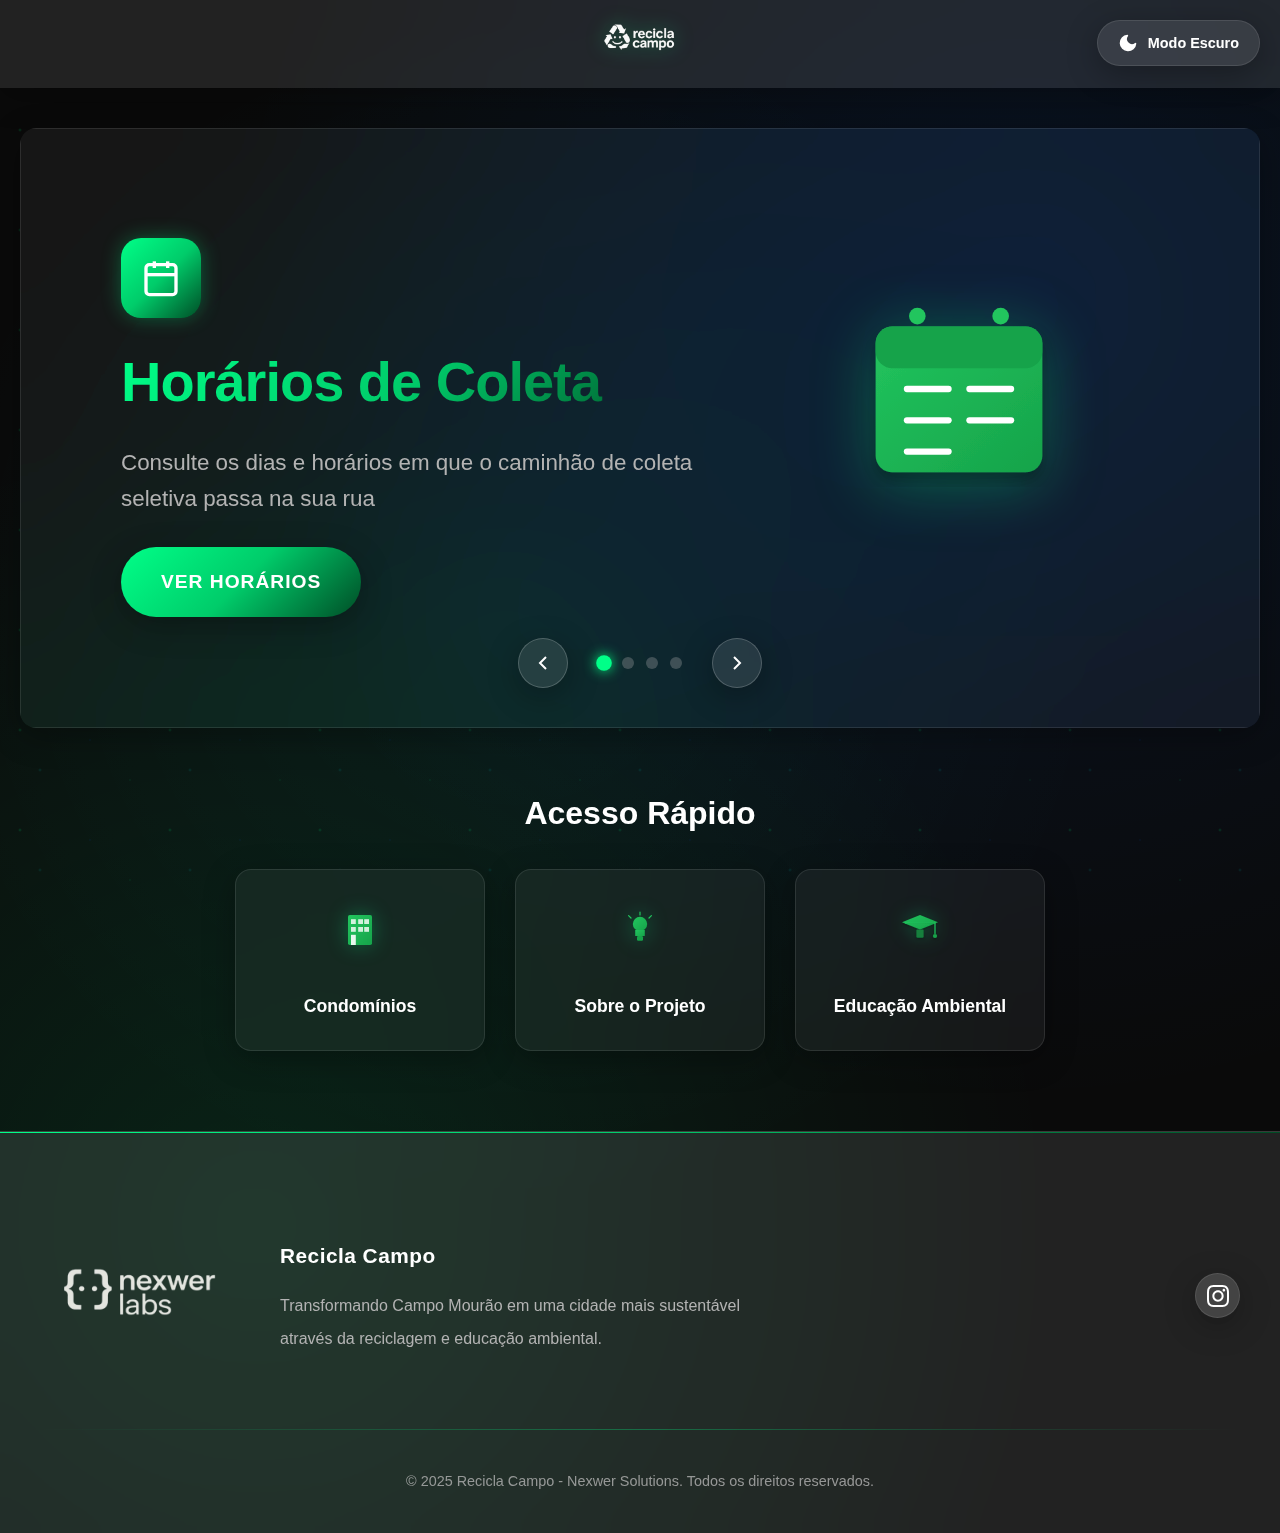
<file: index.html>
<!DOCTYPE html>
<html lang="pt-BR">
<head>
  <meta charset="UTF-8" />
  <meta name="viewport" content="width=device-width, initial-scale=1.0" />
  <title>Recicla Campo</title>
  <link rel="stylesheet" href="style.css" />
  <link rel="shortcut icon" href="img/favicon.png" type="image/x-icon">
</head>
<body>
  <!-- Botão de alternância de tema -->
  <button class="theme-toggle" id="themeToggle" aria-label="Alternar tema">
    <span class="theme-icon" id="themeIcon">
      <svg xmlns="http://www.w3.org/2000/svg" viewBox="0 0 24 24" fill="none" stroke="currentColor" stroke-width="2" stroke-linecap="round" stroke-linejoin="round">
        <path d="M21 12.79A9 9 0 1 1 11.21 3 7 7 0 0 0 21 12.79z"></path>
      </svg>
    </span>
    <span id="themeText">Modo Escuro</span>
  </button>

  <header>
    <a href="index.html" class="home-link">
      <img src="img/reciclaLogo.png" alt="Recicla Campo Logo">
    </a>
  </header>

  <!-- Dashboard com Slides -->
  <section class="dashboard">
    <div class="slider-container">
      <div class="slide active" data-slide="1">
        <div class="slide-content">
          <div class="slide-icon">
            <svg xmlns="http://www.w3.org/2000/svg" viewBox="0 0 24 24" fill="none" stroke="currentColor" stroke-width="2">
              <rect width="18" height="18" x="3" y="4" rx="2" ry="2"/>
              <line x1="16" x2="16" y1="2" y2="6"/>
              <line x1="8" x2="8" y1="2" y2="6"/>
              <line x1="3" x2="21" y1="10" y2="10"/>
            </svg>
          </div>
          <h2>Horários de Coleta</h2>
          <p>Consulte os dias e horários em que o caminhão de coleta seletiva passa na sua rua</p>
          <a href="pages/horarios-coleta.html" class="slide-btn">Ver Horários</a>
        </div>
        <div class="slide-visual">
          <div class="visual-icon">
            <svg xmlns="http://www.w3.org/2000/svg" viewBox="0 0 120 120" width="250" height="250">
              <defs>
                <linearGradient id="calendarGrad" x1="0%" y1="0%" x2="100%" y2="100%">
                  <stop offset="0%" style="stop-color:#22c55e;stop-opacity:1" />
                  <stop offset="100%" style="stop-color:#16a34a;stop-opacity:1" />
                </linearGradient>
                <filter id="shadow">
                  <feDropShadow dx="0" dy="4" stdDeviation="3" flood-opacity="0.3"/>
                </filter>
              </defs>
              <rect x="20" y="30" width="80" height="70" rx="8" fill="url(#calendarGrad)" filter="url(#shadow)"/>
              <rect x="20" y="30" width="80" height="20" rx="8" fill="#16a34a"/>
              <circle cx="40" cy="25" r="4" fill="#22c55e"/>
              <circle cx="80" cy="25" r="4" fill="#22c55e"/>
              <line x1="35" y1="60" x2="55" y2="60" stroke="white" stroke-width="3" stroke-linecap="round"/>
              <line x1="65" y1="60" x2="85" y2="60" stroke="white" stroke-width="3" stroke-linecap="round"/>
              <line x1="35" y1="75" x2="55" y2="75" stroke="white" stroke-width="3" stroke-linecap="round"/>
              <line x1="65" y1="75" x2="85" y2="75" stroke="white" stroke-width="3" stroke-linecap="round"/>
              <line x1="35" y1="90" x2="55" y2="90" stroke="white" stroke-width="3" stroke-linecap="round"/>
            </svg>
          </div>
        </div>
      </div>

      <div class="slide" data-slide="2">
        <div class="slide-content">
          <div class="slide-icon">
            <svg xmlns="http://www.w3.org/2000/svg" viewBox="0 0 24 24" fill="none" stroke="currentColor" stroke-width="2">
              <path d="M21 10c0 7-9 13-9 13s-9-6-9-13a9 9 0 0 1 18 0z"/>
              <circle cx="12" cy="10" r="3"/>
            </svg>
          </div>
          <h2>Pontos de Entrega Voluntária</h2>
          <p>Encontre os locais para descarte gratuito de resíduos especiais e volumosos</p>
          <a href="pages/pev-ponto-entrega.html" class="slide-btn">Encontrar Pontos</a>
        </div>
        <div class="slide-visual">
          <div class="visual-icon">
            <svg xmlns="http://www.w3.org/2000/svg" viewBox="0 0 120 120" width="250" height="250">
              <defs>
                <linearGradient id="pinGrad" x1="0%" y1="0%" x2="100%" y2="100%">
                  <stop offset="0%" style="stop-color:#22c55e;stop-opacity:1" />
                  <stop offset="100%" style="stop-color:#16a34a;stop-opacity:1" />
                </linearGradient>
                <filter id="shadow2">
                  <feDropShadow dx="0" dy="4" stdDeviation="3" flood-opacity="0.3"/>
                </filter>
              </defs>
              <path d="M60 20 C75 20 85 30 85 45 C85 65 60 90 60 90 S35 65 35 45 C35 30 45 20 60 20 Z" fill="url(#pinGrad)" filter="url(#shadow2)"/>
              <circle cx="60" cy="45" r="12" fill="white"/>
              <circle cx="60" cy="45" r="6" fill="#16a34a"/>
            </svg>
          </div>
        </div>
      </div>

      <div class="slide" data-slide="3">
        <div class="slide-content">
          <div class="slide-icon">
            <svg xmlns="http://www.w3.org/2000/svg" viewBox="0 0 24 24" fill="none" stroke="currentColor" stroke-width="2">
              <path d="M7 19H6.5a2.5 2.5 0 0 1 0-5H14"/>
              <path d="M17 5h.5a2.5 2.5 0 0 1 0 5H10"/>
              <path d="M14 5.5a2 2 0 0 0-4 0 2 2 0 0 0 4 0Z"/>
              <path d="M14 18.5a2 2 0 0 0-4 0 2 2 0 0 0 4 0Z"/>
            </svg>
          </div>
          <h2>Guia de Reciclagem</h2>
          <p>Aprenda o que pode e não pode ser reciclado em Campo Mourão</p>
          <a href="pages/guia-reciclagem.html" class="slide-btn">Ver Guia</a>
        </div>
        <div class="slide-visual">
          <div class="visual-icon">
  <svg xmlns="http://www.w3.org/2000/svg" viewBox="0 0 120 120" width="250" height="250">
    <defs>
      <linearGradient id="recycleGrad" x1="0%" y1="0%" x2="100%" y2="100%">
        <stop offset="0%" style="stop-color:#22c55e;stop-opacity:1" />
        <stop offset="100%" style="stop-color:#16a34a;stop-opacity:1" />
      </linearGradient>
      <filter id="shadow3">
        <feDropShadow dx="0" dy="3" stdDeviation="3" flood-opacity="0.25"/>
      </filter>
    </defs>

    <g transform="scale(6.4)" filter="url(#shadow3)" fill="url(#recycleGrad)">
      <path d="M7.375,6.504C6.234,5.85,5.094,5.195,3.954,4.541C4.563,3.352,5.306,2.16,6.52,0.969
        c0.15-0.16,0.347-0.265,0.59-0.314h0.258L7.55,0.663c0.599,0.1,1.179,0.891,1.48,1.338
        C9.267,2.406,9.494,2.816,9.711,3.23L7.375,6.504z M9.322,1.818c0.548,0.941,1.065,1.916,1.512,2.957L9.021,5.818l5.258,0.504
        l2.213-4.805l-1.83,1.053c-0.498-1.012-1.133-1.854-2.096-2.285C10.84,0.293,9.113,0.301,7.385,0.31
        C8.069,0.284,8.706,0.903,9.322,1.818z M13.34,8.673l0.021-0.029v0.072l1.351,2.875
        c0.546,0.02,1.093,0.022,1.64,0.016c0.566-0.047,1.619-0.176,1.946-0.717c0.013-0.019,0.021-0.037,0.032-0.056l0.133-0.239
        c0-0.107-0.015-0.216-0.047-0.318c-0.443-1.641-1.117-2.871-1.855-3.986c-1.129,0.674-2.259,1.346-3.388,2.021L13.34,8.673z
        M16.366,11.95c-1.089,0.019-2.19-0.013-3.317-0.131l-0.021-2.093l-3.014,4.336l3.104,4.285l-0.021-2.11
        c1.125,0.063,2.17-0.08,3.02-0.705c0.839-1.511,1.678-3.021,2.518-4.529C18.318,11.611,17.465,11.861,16.366,11.95z
        M5.364,12.251c-0.236,0.455-0.459,0.916-0.674,1.386c-0.204,0.532-0.541,1.537-0.194,2.065c0.012,0.019,0.024,0.035,0.037,0.053
        l0.164,0.229c0.138,0.098,0.287,0.154,0.444,0.176c1.673,0.311,3.073,0.23,4.397,0.045c-0.121-1.309-0.242-2.619-0.364-3.928
        L5.364,12.251z M4.373,13.501c0.454-0.987,0.954-1.971,1.546-2.938l1.898,0.884l-2.614-4.59L0,7.811L1.914,8.7
        c-0.542,0.992-0.863,1.994-0.664,3.028c1,1.41,2,2.818,3.002,4.226C3.838,15.409,3.979,14.532,4.373,13.501z"/>
    </g>
  </svg>
</div>

 <div class="slide" data-slide="4">
        <div class="slide-content">
          <div class="slide-icon">
            <svg xmlns="http://www.w3.org/2000/svg" viewBox="0 0 24 24" fill="none" stroke="currentColor" stroke-width="2">
              <path d="M21 10c0 7-9 13-9 13s-9-6-9-13a9 9 0 0 1 18 0z"/>
              <circle cx="12" cy="10" r="3"/>
            </svg>
          </div>
          <h2>Receba informações no WhatsApp</h2>
          <p>Com o ReciclaBot você pode ter as informações de coleta no seu bairro na ponta da sua mão! Gostamos de Praticidade.</p>
          <a href="link-do-zap" class="slide-btn">Falar com o ReciclaBot</a>
        </div>
        <div class="slide-visual">
          
        </div>
      </div>


        </div>
      </div>

      <!-- Navegação dos slides -->
      <div class="slider-nav">
        <button class="nav-btn prev" aria-label="Slide anterior">
          <svg xmlns="http://www.w3.org/2000/svg" viewBox="0 0 24 24" fill="none" stroke="currentColor" stroke-width="2">
            <polyline points="15 18 9 12 15 6"/>
          </svg>
        </button>
        <div class="slider-dots">
          <span class="dot active" data-slide="1"></span>
          <span class="dot" data-slide="2"></span>
          <span class="dot" data-slide="3"></span>
          <span class="dot" data-slide="4"></span>
        </div>
        <button class="nav-btn next" aria-label="Próximo slide">
          <svg xmlns="http://www.w3.org/2000/svg" viewBox="0 0 24 24" fill="none" stroke="currentColor" stroke-width="2">
            <polyline points="9 18 15 12 9 6"/>
          </svg>
        </button>
      </div>
    </div>

    <!-- Cards de acesso rápido -->
    <div class="quick-access">
      <h3>Acesso Rápido</h3>
      <div class="quick-cards">
        <a href="pages/condominios.html" class="quick-card">
          <div class="quick-icon">
            <svg xmlns="http://www.w3.org/2000/svg" viewBox="0 0 80 80" width="48" height="48">
              <defs>
                <linearGradient id="buildingGrad" x1="0%" y1="0%" x2="100%" y2="100%">
                  <stop offset="0%" style="stop-color:#22c55e;stop-opacity:1" />
                  <stop offset="100%" style="stop-color:#16a34a;stop-opacity:1" />
                </linearGradient>
              </defs>
              <rect x="20" y="15" width="40" height="50" rx="3" fill="url(#buildingGrad)"/>
              <rect x="25" y="22" width="8" height="8" fill="white" opacity="0.8"/>
              <rect x="37" y="22" width="8" height="8" fill="white" opacity="0.8"/>
              <rect x="47" y="22" width="8" height="8" fill="white" opacity="0.8"/>
              <rect x="25" y="35" width="8" height="8" fill="white" opacity="0.8"/>
              <rect x="37" y="35" width="8" height="8" fill="white" opacity="0.8"/>
              <rect x="47" y="35" width="8" height="8" fill="white" opacity="0.8"/>
              <rect x="25" y="48" width="8" height="17" fill="white" opacity="0.9"/>
            </svg>
          </div>
          <span>Condomínios</span>
        </a>
        <a href="pages/conheca.html" class="quick-card">
          <div class="quick-icon">
            <svg xmlns="http://www.w3.org/2000/svg" viewBox="0 0 80 80" width="48" height="48">
              <defs>
                <linearGradient id="bulbGrad" x1="0%" y1="0%" x2="100%" y2="100%">
                  <stop offset="0%" style="stop-color:#22c55e;stop-opacity:1" />
                  <stop offset="100%" style="stop-color:#16a34a;stop-opacity:1" />
                </linearGradient>
              </defs>
              <circle cx="40" cy="30" r="12" fill="url(#bulbGrad)"/>
              <path d="M32 40 L32 50 L48 50 L48 40" fill="url(#bulbGrad)"/>
              <rect x="35" y="50" width="10" height="8" rx="2" fill="#16a34a"/>
              <line x1="40" y1="15" x2="40" y2="10" stroke="#22c55e" stroke-width="2" stroke-linecap="round"/>
              <line x1="25" y1="20" x2="21" y2="16" stroke="#22c55e" stroke-width="2" stroke-linecap="round"/>
              <line x1="55" y1="20" x2="59" y2="16" stroke="#22c55e" stroke-width="2" stroke-linecap="round"/>
            </svg>
          </div>
          <span>Sobre o Projeto</span>
        </a>
        <a href="pages/escolas.html" class="quick-card">
         <div class="quick-icon">
  <svg xmlns="http://www.w3.org/2000/svg" viewBox="0 0 80 80" width="48" height="48">
    <defs>
      <linearGradient id="capGrad" x1="0%" y1="0%" x2="100%" y2="100%">
        <stop offset="0%" style="stop-color:#22c55e;stop-opacity:1" />
        <stop offset="100%" style="stop-color:#16a34a;stop-opacity:1" />
      </linearGradient>
      <filter id="shadowCap">
        <feDropShadow dx="0" dy="2" stdDeviation="2" flood-opacity="0.25"/>
      </filter>
    </defs>

    <g filter="url(#shadowCap)">
      <!-- Aba superior do chapéu -->
      <polygon points="40,15 10,27 40,39 70,27" fill="url(#capGrad)" />

      <!-- Faixa central -->
      <rect x="15" y="27" width="50" height="3" rx="1.5" fill="url(#capGrad)" />

      <!-- Base do chapéu -->
      <rect x="34" y="39" width="12" height="14" rx="2" fill="#15803d" />

      <!-- Cordão lateral -->
      <line x1="65" y1="28" x2="65" y2="46" stroke="#22c55e" stroke-width="2" stroke-linecap="round" />

      <!-- Pompom -->
      <circle cx="65" cy="50" r="3.5" fill="#16a34a" />
    </g>
  </svg>
</div>

          <span>Educação Ambiental</span>
        </a>
      </div>
    </div>
  </section>

  <footer>
    <div class="footer-content">
      <div class="footer-logo">
        <img src="img/nexwer.png" alt="Nexwer Solutions" />
      </div>

      <div class="footer-info">
        <h3>Recicla Campo</h3>
        <div class="footer-contact">
          <p>Transformando Campo Mourão em uma cidade mais sustentável</p>
          <p>através da reciclagem e educação ambiental.</p>
        </div>
      </div>

      <div class="footer-social">
        <a href="https://instagram.com/nexwer.jr" target="_blank" rel="noopener noreferrer" class="social-link" aria-label="Instagram Nexwer">
          <svg xmlns="http://www.w3.org/2000/svg" viewBox="0 0 24 24" fill="currentColor">
            <path d="M12 2.163c3.204 0 3.584.012 4.85.07 3.252.148 4.771 1.691 4.919 4.919.058 1.265.069 1.645.069 4.849 0 3.205-.012 3.584-.069 4.849-.149 3.225-1.664 4.771-4.919 4.919-1.266.058-1.644.07-4.85.07-3.204 0-3.584-.012-4.849-.07-3.26-.149-4.771-1.699-4.919-4.92-.058-1.265-.07-1.644-.07-4.849 0-3.204.013-3.583.07-4.849.149-3.227 1.664-4.771 4.919-4.919 1.266-.057 1.645-.069 4.849-.069zm0-2.163c-3.259 0-3.667.014-4.947.072-4.358.2-6.78 2.618-6.98 6.98-.059 1.281-.073 1.689-.073 4.948 0 3.259.014 3.668.072 4.948.2 4.358 2.618 6.78 6.98 6.98 1.281.058 1.689.072 4.948.072 3.259 0 3.668-.014 4.948-.072 4.354-.2 6.782-2.618 6.979-6.98.059-1.28.073-1.689.073-4.948 0-3.259-.014-3.667-.072-4.947-.196-4.354-2.617-6.78-6.979-6.98-1.281-.059-1.69-.073-4.949-.073zm0 5.838c-3.403 0-6.162 2.759-6.162 6.162s2.759 6.163 6.162 6.163 6.162-2.759 6.162-6.163c0-3.403-2.759-6.162-6.162-6.162zm0 10.162c-2.209 0-4-1.79-4-4 0-2.209 1.791-4 4-4s4 1.791 4 4c0 2.21-1.791 4-4 4zm6.406-11.845c-.796 0-1.441.645-1.441 1.44s.645 1.44 1.441 1.44c.795 0 1.439-.645 1.439-1.44s-.644-1.44-1.439-1.44z"/>
          </svg>
        </a>
      </div>
    </div>

    <div class="footer-divider"></div>

    <div class="footer-bottom">
      <p>&copy; 2025 Recicla Campo - Nexwer Solutions. Todos os direitos reservados.</p>
    </div>
  </footer>

  <script>
    // Script para alternar tema
    const themeToggle = document.getElementById('themeToggle');
    const themeIcon = document.getElementById('themeIcon');
    const themeText = document.getElementById('themeText');
    const body = document.body;

    const sunIcon = `<svg xmlns="http://www.w3.org/2000/svg" viewBox="0 0 24 24" fill="none" stroke="currentColor" stroke-width="2" stroke-linecap="round" stroke-linejoin="round">
      <circle cx="12" cy="12" r="5"></circle>
      <line x1="12" y1="1" x2="12" y2="3"></line>
      <line x1="12" y1="21" x2="12" y2="23"></line>
      <line x1="4.22" y1="4.22" x2="5.64" y2="5.64"></line>
      <line x1="18.36" y1="18.36" x2="19.78" y2="19.78"></line>
      <line x1="1" y1="12" x2="3" y2="12"></line>
      <line x1="21" y1="12" x2="23" y2="12"></line>
      <line x1="4.22" y1="19.78" x2="5.64" y2="18.36"></line>
      <line x1="18.36" y1="5.64" x2="19.78" y2="4.22"></line>
    </svg>`;

    const moonIcon = `<svg xmlns="http://www.w3.org/2000/svg" viewBox="0 0 24 24" fill="none" stroke="currentColor" stroke-width="2" stroke-linecap="round" stroke-linejoin="round">
      <path d="M21 12.79A9 9 0 1 1 11.21 3 7 7 0 0 0 21 12.79z"></path>
    </svg>`;

    const savedTheme = localStorage.getItem('theme');
    if (savedTheme === 'light') {
      body.classList.add('light-mode');
      themeIcon.innerHTML = sunIcon;
      themeText.textContent = 'Modo Claro';
    }

    themeToggle.addEventListener('click', () => {
      body.classList.toggle('light-mode');
      
      if (body.classList.contains('light-mode')) {
        themeIcon.innerHTML = sunIcon;
        themeText.textContent = 'Modo Claro';
        localStorage.setItem('theme', 'light');
      } else {
        themeIcon.innerHTML = moonIcon;
        themeText.textContent = 'Modo Escuro';
        localStorage.setItem('theme', 'dark');
      }
    });

    // Script do Slider
    const slides = document.querySelectorAll('.slide');
    const dots = document.querySelectorAll('.dot');
    const prevBtn = document.querySelector('.nav-btn.prev');
    const nextBtn = document.querySelector('.nav-btn.next');
    let currentSlide = 0;
    let autoplayInterval;

    function showSlide(index) {
      slides.forEach(slide => slide.classList.remove('active'));
      dots.forEach(dot => dot.classList.remove('active'));
      
      slides[index].classList.add('active');
      dots[index].classList.add('active');
    }

    function nextSlide() {
      currentSlide = (currentSlide + 1) % slides.length;
      showSlide(currentSlide);
    }

    function prevSlide() {
      currentSlide = (currentSlide - 1 + slides.length) % slides.length;
      showSlide(currentSlide);
    }

    function startAutoplay() {
      autoplayInterval = setInterval(nextSlide, 7000);
    }

    function stopAutoplay() {
      clearInterval(autoplayInterval);
    }

    // Event listeners
    nextBtn.addEventListener('click', () => {
      stopAutoplay();
      nextSlide();
      startAutoplay();
    });

    prevBtn.addEventListener('click', () => {
      stopAutoplay();
      prevSlide();
      startAutoplay();
    });

    dots.forEach((dot, index) => {
      dot.addEventListener('click', () => {
        stopAutoplay();
        currentSlide = index;
        showSlide(currentSlide);
        startAutoplay();
      });
    });

    // Pausar autoplay ao passar o mouse
    document.querySelector('.slider-container').addEventListener('mouseenter', stopAutoplay);
    document.querySelector('.slider-container').addEventListener('mouseleave', startAutoplay);

    // Iniciar autoplay
    startAutoplay();
  </script>
</body>
</html>
</file>
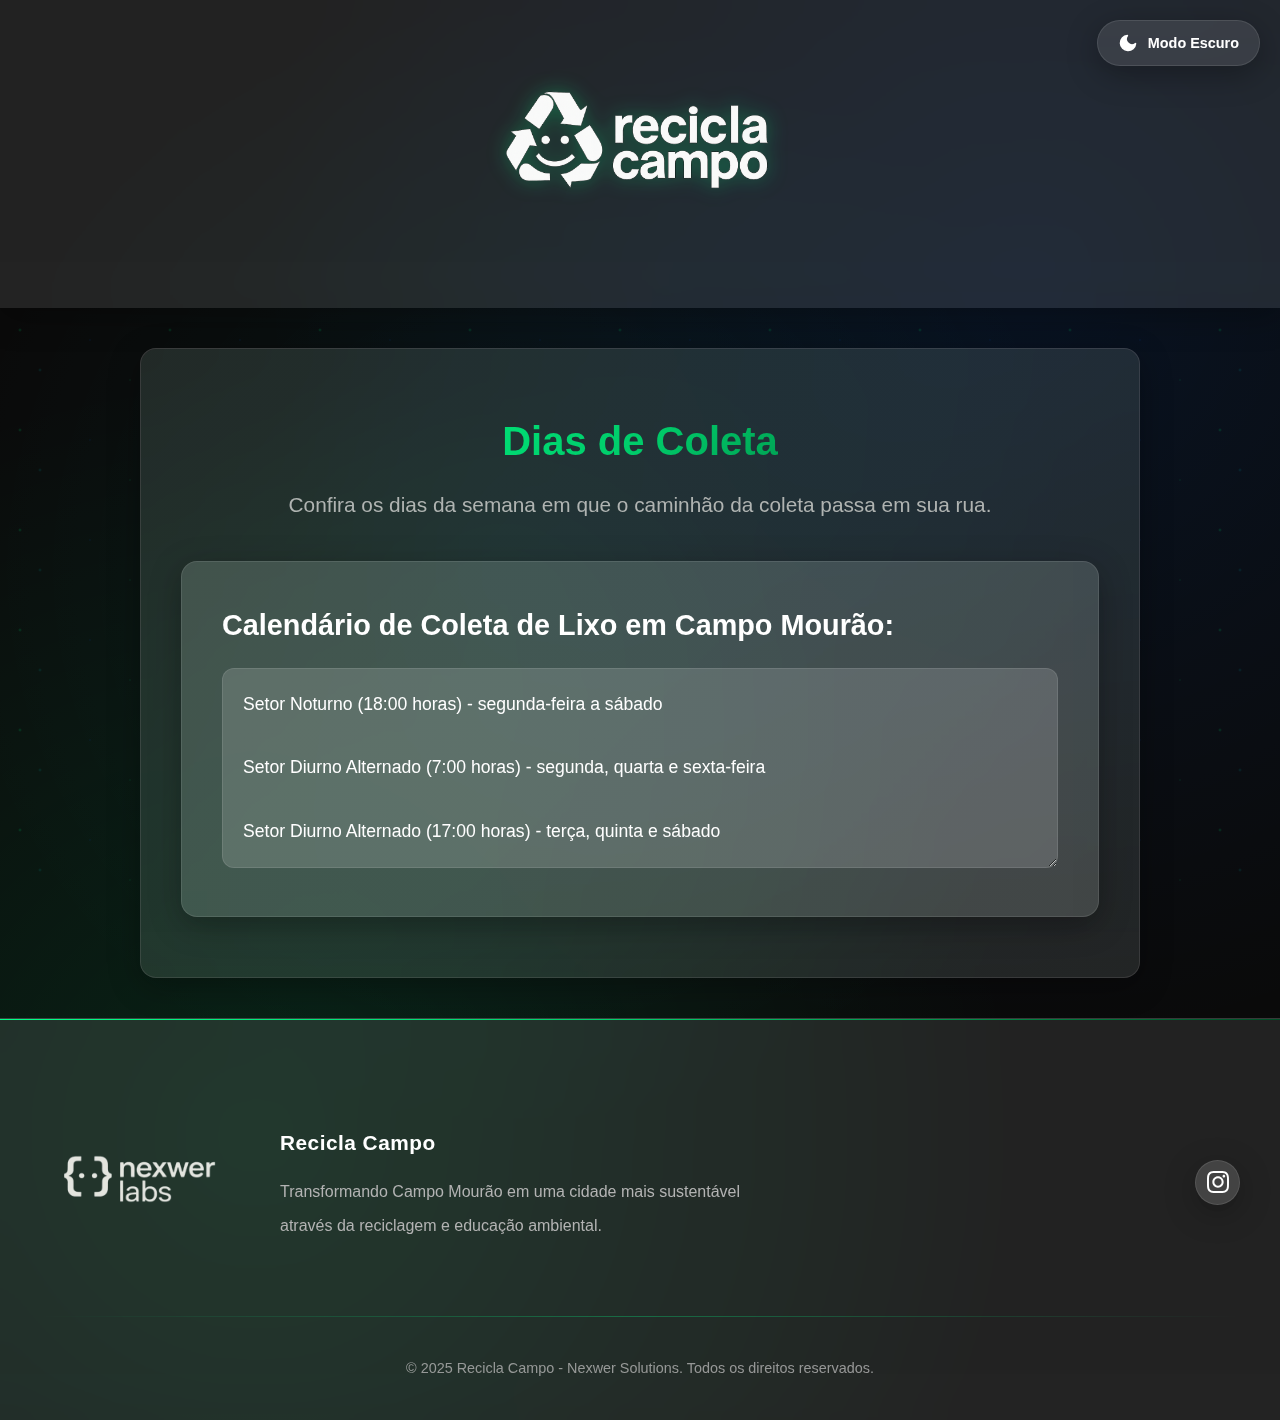
<file: pages/coleta.html>
<!DOCTYPE html>
<html lang="pt-BR">
<head>
  <meta charset="UTF-8" />
  <meta name="viewport" content="width=device-width, initial-scale=1.0" />
  <title>Coleta - Recicla Campo</title>
  <link rel="stylesheet" href="/style.css" />
  <link rel="shortcut icon" href="/img/favicon.png" type="image/x-icon">
</head>
<body>
  <!-- Botão de alternância de tema -->
  <button class="theme-toggle" id="themeToggle" aria-label="Alternar tema">
    <span class="theme-icon" id="themeIcon">
      <svg xmlns="http://www.w3.org/2000/svg" viewBox="0 0 24 24" fill="none" stroke="currentColor" stroke-width="2" stroke-linecap="round" stroke-linejoin="round">
        <path d="M21 12.79A9 9 0 1 1 11.21 3 7 7 0 0 0 21 12.79z"></path>
      </svg>
    </span>
    <span id="themeText">Modo Escuro</span>
  </button>

  <header>
    <a href="/index.html" class="home-link">
      <img src="/img/reciclaLogo.png" style="width: 300px; height: auto;" alt="Recicla Campo Logo">
    </a>
  </header>

  <main class="content">
    <div id="text">
      <h2>Dias de Coleta</h2>
      <p>Confira os dias da semana em que o caminhão da coleta passa em sua rua.</p>
   </div>
    <div class="dias-coleta">
      <h3>Calendário de Coleta de Lixo em Campo Mourão:</h3>
      <textarea readonly>
Setor Noturno (18:00 horas) - segunda-feira a sábado

Setor Diurno Alternado (7:00 horas) - segunda, quarta e sexta-feira

Setor Diurno Alternado (17:00 horas) - terça, quinta e sábado
      </textarea>
    </div>
  </main>

  <footer>
    <div class="footer-content">
      <div class="footer-logo">
        <img src="/img/nexwer.png" alt="Nexwer Solutions" />
      </div>

      <div class="footer-info">
        <h3>Recicla Campo</h3>
        <div class="footer-contact">
          <p>Transformando Campo Mourão em uma cidade mais sustentável</p>
          <p>através da reciclagem e educação ambiental.</p>
        </div>
      </div>

      <div class="footer-social">
        <a href="https://instagram.com/nexwer.jr" target="_blank" rel="noopener noreferrer" class="social-link" aria-label="Instagram Nexwer">
          <svg xmlns="http://www.w3.org/2000/svg" viewBox="0 0 24 24" fill="currentColor">
            <path d="M12 2.163c3.204 0 3.584.012 4.85.07 3.252.148 4.771 1.691 4.919 4.919.058 1.265.069 1.645.069 4.849 0 3.205-.012 3.584-.069 4.849-.149 3.225-1.664 4.771-4.919 4.919-1.266.058-1.644.07-4.85.07-3.204 0-3.584-.012-4.849-.07-3.26-.149-4.771-1.699-4.919-4.92-.058-1.265-.07-1.644-.07-4.849 0-3.204.013-3.583.07-4.849.149-3.227 1.664-4.771 4.919-4.919 1.266-.057 1.645-.069 4.849-.069zm0-2.163c-3.259 0-3.667.014-4.947.072-4.358.2-6.78 2.618-6.98 6.98-.059 1.281-.073 1.689-.073 4.948 0 3.259.014 3.668.072 4.948.2 4.358 2.618 6.78 6.98 6.98 1.281.058 1.689.072 4.948.072 3.259 0 3.668-.014 4.948-.072 4.354-.2 6.782-2.618 6.979-6.98.059-1.28.073-1.689.073-4.948 0-3.259-.014-3.667-.072-4.947-.196-4.354-2.617-6.78-6.979-6.98-1.281-.059-1.69-.073-4.949-.073zm0 5.838c-3.403 0-6.162 2.759-6.162 6.162s2.759 6.163 6.162 6.163 6.162-2.759 6.162-6.163c0-3.403-2.759-6.162-6.162-6.162zm0 10.162c-2.209 0-4-1.79-4-4 0-2.209 1.791-4 4-4s4 1.791 4 4c0 2.21-1.791 4-4 4zm6.406-11.845c-.796 0-1.441.645-1.441 1.44s.645 1.44 1.441 1.44c.795 0 1.439-.645 1.439-1.44s-.644-1.44-1.439-1.44z"/>
          </svg>
        </a>
      </div>
    </div>

    <div class="footer-divider"></div>

    <div class="footer-bottom">
      <p>&copy; 2025 Recicla Campo - Nexwer Solutions. Todos os direitos reservados.</p>
    </div>
  </footer>

  <script>
    // Script para alternar tema
    const themeToggle = document.getElementById('themeToggle');
    const themeIcon = document.getElementById('themeIcon');
    const themeText = document.getElementById('themeText');
    const body = document.body;

    const sunIcon = `<svg xmlns="http://www.w3.org/2000/svg" viewBox="0 0 24 24" fill="none" stroke="currentColor" stroke-width="2" stroke-linecap="round" stroke-linejoin="round">
      <circle cx="12" cy="12" r="5"></circle>
      <line x1="12" y1="1" x2="12" y2="3"></line>
      <line x1="12" y1="21" x2="12" y2="23"></line>
      <line x1="4.22" y1="4.22" x2="5.64" y2="5.64"></line>
      <line x1="18.36" y1="18.36" x2="19.78" y2="19.78"></line>
      <line x1="1" y1="12" x2="3" y2="12"></line>
      <line x1="21" y1="12" x2="23" y2="12"></line>
      <line x1="4.22" y1="19.78" x2="5.64" y2="18.36"></line>
      <line x1="18.36" y1="5.64" x2="19.78" y2="4.22"></line>
    </svg>`;

    const moonIcon = `<svg xmlns="http://www.w3.org/2000/svg" viewBox="0 0 24 24" fill="none" stroke="currentColor" stroke-width="2" stroke-linecap="round" stroke-linejoin="round">
      <path d="M21 12.79A9 9 0 1 1 11.21 3 7 7 0 0 0 21 12.79z"></path>
    </svg>`;

    const savedTheme = localStorage.getItem('theme');
    if (savedTheme === 'light') {
      body.classList.add('light-mode');
      themeIcon.innerHTML = sunIcon;
      themeText.textContent = 'Modo Claro';
    }

    themeToggle.addEventListener('click', () => {
      body.classList.toggle('light-mode');
      
      if (body.classList.contains('light-mode')) {
        themeIcon.innerHTML = sunIcon;
        themeText.textContent = 'Modo Claro';
        localStorage.setItem('theme', 'light');
      } else {
        themeIcon.innerHTML = moonIcon;
        themeText.textContent = 'Modo Escuro';
        localStorage.setItem('theme', 'dark');
      }
    });
  </script>
</body>
</html>
</file>
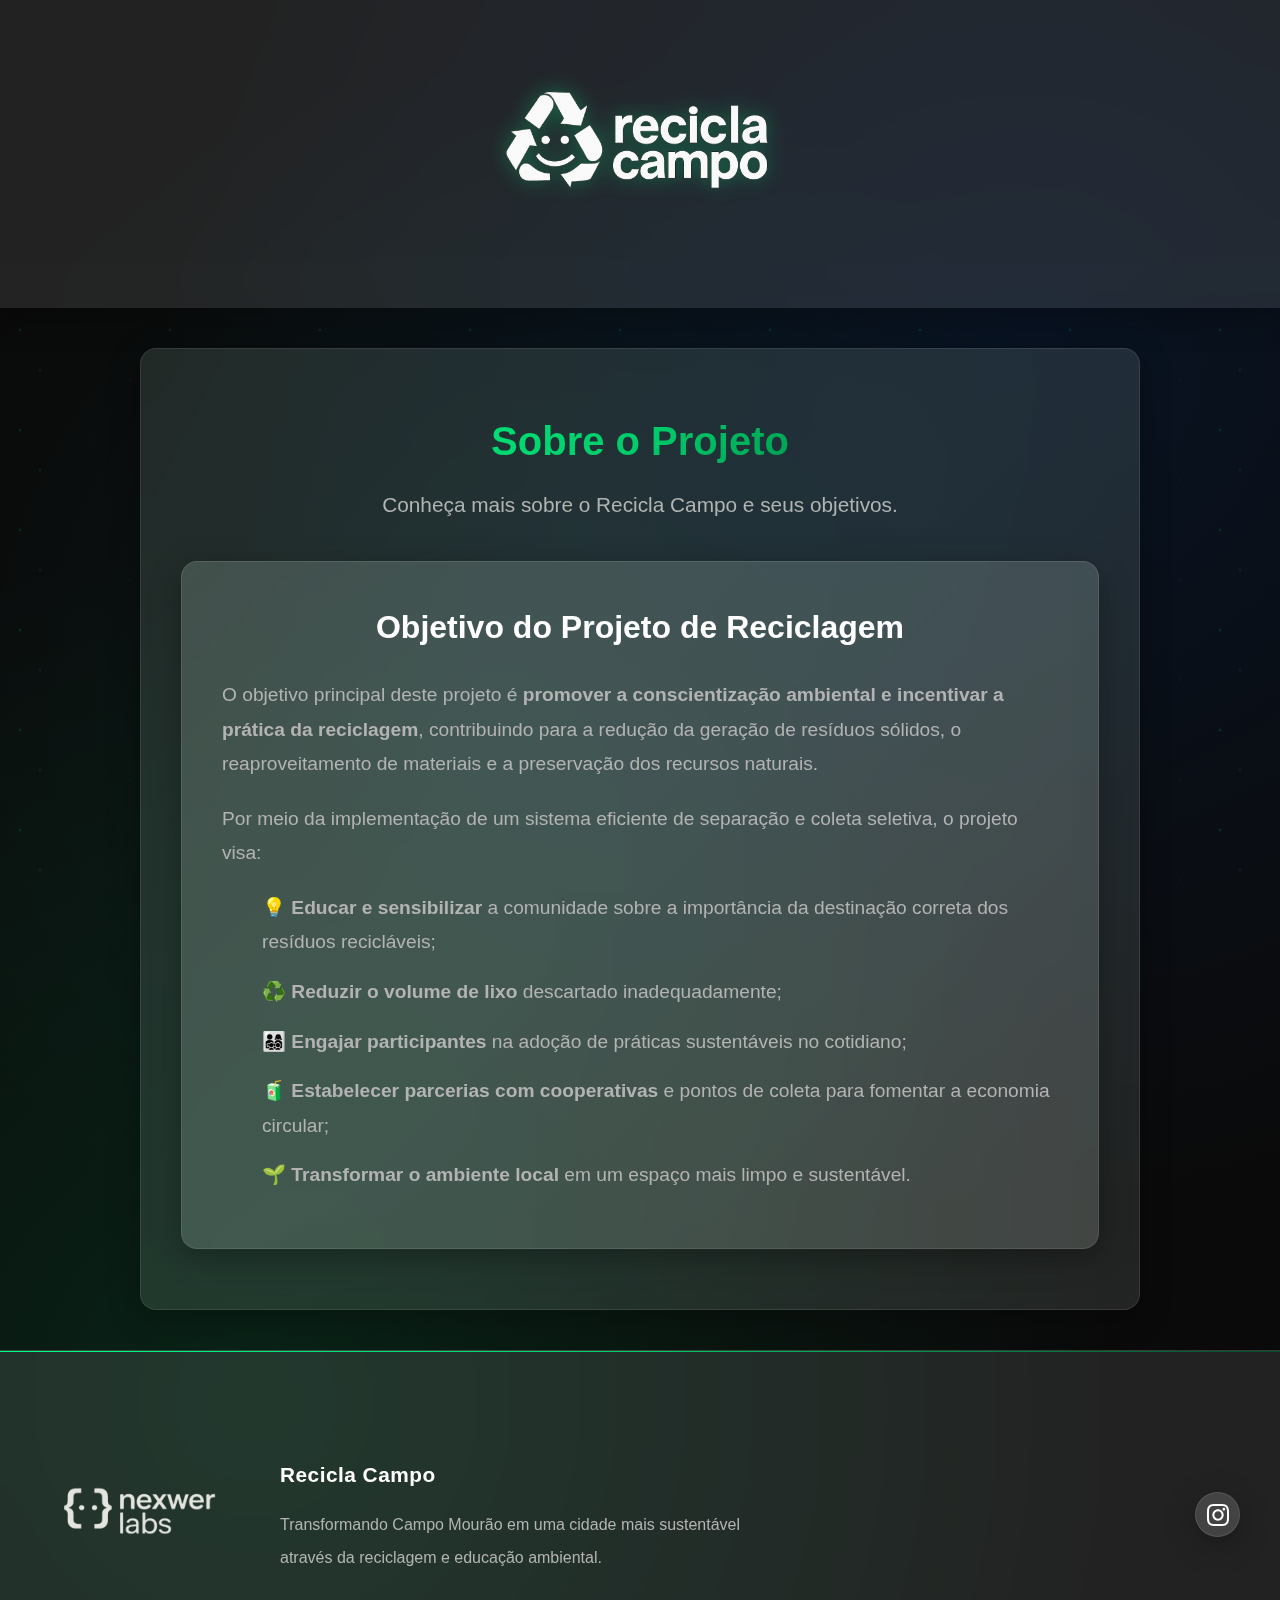
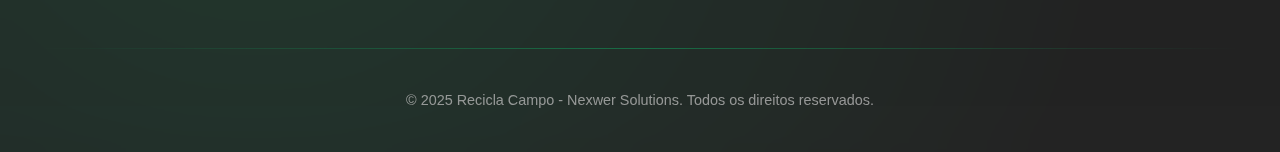
<file: pages/conheca.html>
<!DOCTYPE html>
<html lang="pt-BR">
<head>
  <meta charset="UTF-8" />
  <meta name="viewport" content="width=device-width, initial-scale=1.0" />
  <title>Conheca - Recicla Campo</title>
  <link rel="stylesheet" href="../style.css" />
  <link rel="shortcut icon" href="../img/favicon.png" type="image/x-icon">
</head>
<body>
  <header>
  <a href="../index.html" class="home-link"><img src="../img/reciclaLogo.png" style="width: 300px; height: auto;" alt="Recicla Campo Logo"></a>
  </header>

  <main class="content">
    
    <div id="text">
    <h2>Sobre o Projeto</h2>
    <p>Conheça mais sobre o Recicla Campo e seus objetivos.</p>
   </div>

    <div class="objetivo-box">
      <h3>Objetivo do Projeto de Reciclagem</h3>
      <p>O objetivo principal deste projeto é <strong>promover a conscientização ambiental e incentivar a prática da reciclagem</strong>, contribuindo para a redução da geração de resíduos sólidos, o reaproveitamento de materiais e a preservação dos recursos naturais.</p>
      <p>Por meio da implementação de um sistema eficiente de separação e coleta seletiva, o projeto visa:</p>
      <ul>
        <li>💡 <strong>Educar e sensibilizar</strong> a comunidade sobre a importância da destinação correta dos resíduos recicláveis;</li>
        <li>♻️ <strong>Reduzir o volume de lixo</strong> descartado inadequadamente;</li>
        <li>👨‍👩‍👧‍👦 <strong>Engajar participantes</strong> na adoção de práticas sustentáveis no cotidiano;</li>
        <li>🧃 <strong>Estabelecer parcerias com cooperativas</strong> e pontos de coleta para fomentar a economia circular;</li>
        <li>🌱 <strong>Transformar o ambiente local</strong> em um espaço mais limpo e sustentável.</li>
      </ul>
    </div>
  </main>

  <footer>
    <div class="footer-content">
      <div class="footer-logo">
  <img src="../img/nexwer.png" alt="Nexwer Solutions" />
      </div>

      <div class="footer-info">
        <h3>Recicla Campo</h3>
        <div class="footer-contact">
          <p>Transformando Campo Mourão em uma cidade mais sustentável</p>
          <p>através da reciclagem e educação ambiental.</p>
        </div>
      </div>

      <div class="footer-social">
        <a href="https://instagram.com/nexwer.jr" target="_blank" rel="noopener noreferrer" class="social-link" aria-label="Instagram Nexwer">
          <svg xmlns="http://www.w3.org/2000/svg" viewBox="0 0 24 24" fill="currentColor">
            <path d="M12 2.163c3.204 0 3.584.012 4.85.07 3.252.148 4.771 1.691 4.919 4.919.058 1.265.069 1.645.069 4.849 0 3.205-.012 3.584-.069 4.849-.149 3.225-1.664 4.771-4.919 4.919-1.266.058-1.644.07-4.85.07-3.204 0-3.584-.012-4.849-.07-3.26-.149-4.771-1.699-4.919-4.92-.058-1.265-.07-1.644-.07-4.849 0-3.204.013-3.583.07-4.849.149-3.227 1.664-4.771 4.919-4.919 1.266-.057 1.645-.069 4.849-.069zm0-2.163c-3.259 0-3.667.014-4.947.072-4.358.2-6.78 2.618-6.98 6.98-.059 1.281-.073 1.689-.073 4.948 0 3.259.014 3.668.072 4.948.2 4.358 2.618 6.78 6.98 6.98 1.281.058 1.689.072 4.948.072 3.259 0 3.668-.014 4.948-.072 4.354-.2 6.782-2.618 6.979-6.98.059-1.28.073-1.689.073-4.948 0-3.259-.014-3.667-.072-4.947-.196-4.354-2.617-6.78-6.979-6.98-1.281-.059-1.69-.073-4.949-.073zm0 5.838c-3.403 0-6.162 2.759-6.162 6.162s2.759 6.163 6.162 6.163 6.162-2.759 6.162-6.163c0-3.403-2.759-6.162-6.162-6.162zm0 10.162c-2.209 0-4-1.79-4-4 0-2.209 1.791-4 4-4s4 1.791 4 4c0 2.21-1.791 4-4 4zm6.406-11.845c-.796 0-1.441.645-1.441 1.44s.645 1.44 1.441 1.44c.795 0 1.439-.645 1.439-1.44s-.644-1.44-1.439-1.44z"/>
          </svg>
        </a>
      </div>
    </div>

    <div class="footer-divider"></div>

    <div class="footer-bottom">
      <p>&copy; 2025 Recicla Campo - Nexwer Solutions. Todos os direitos reservados.</p>
    </div>
  </footer>
</body>
</html>
</file>
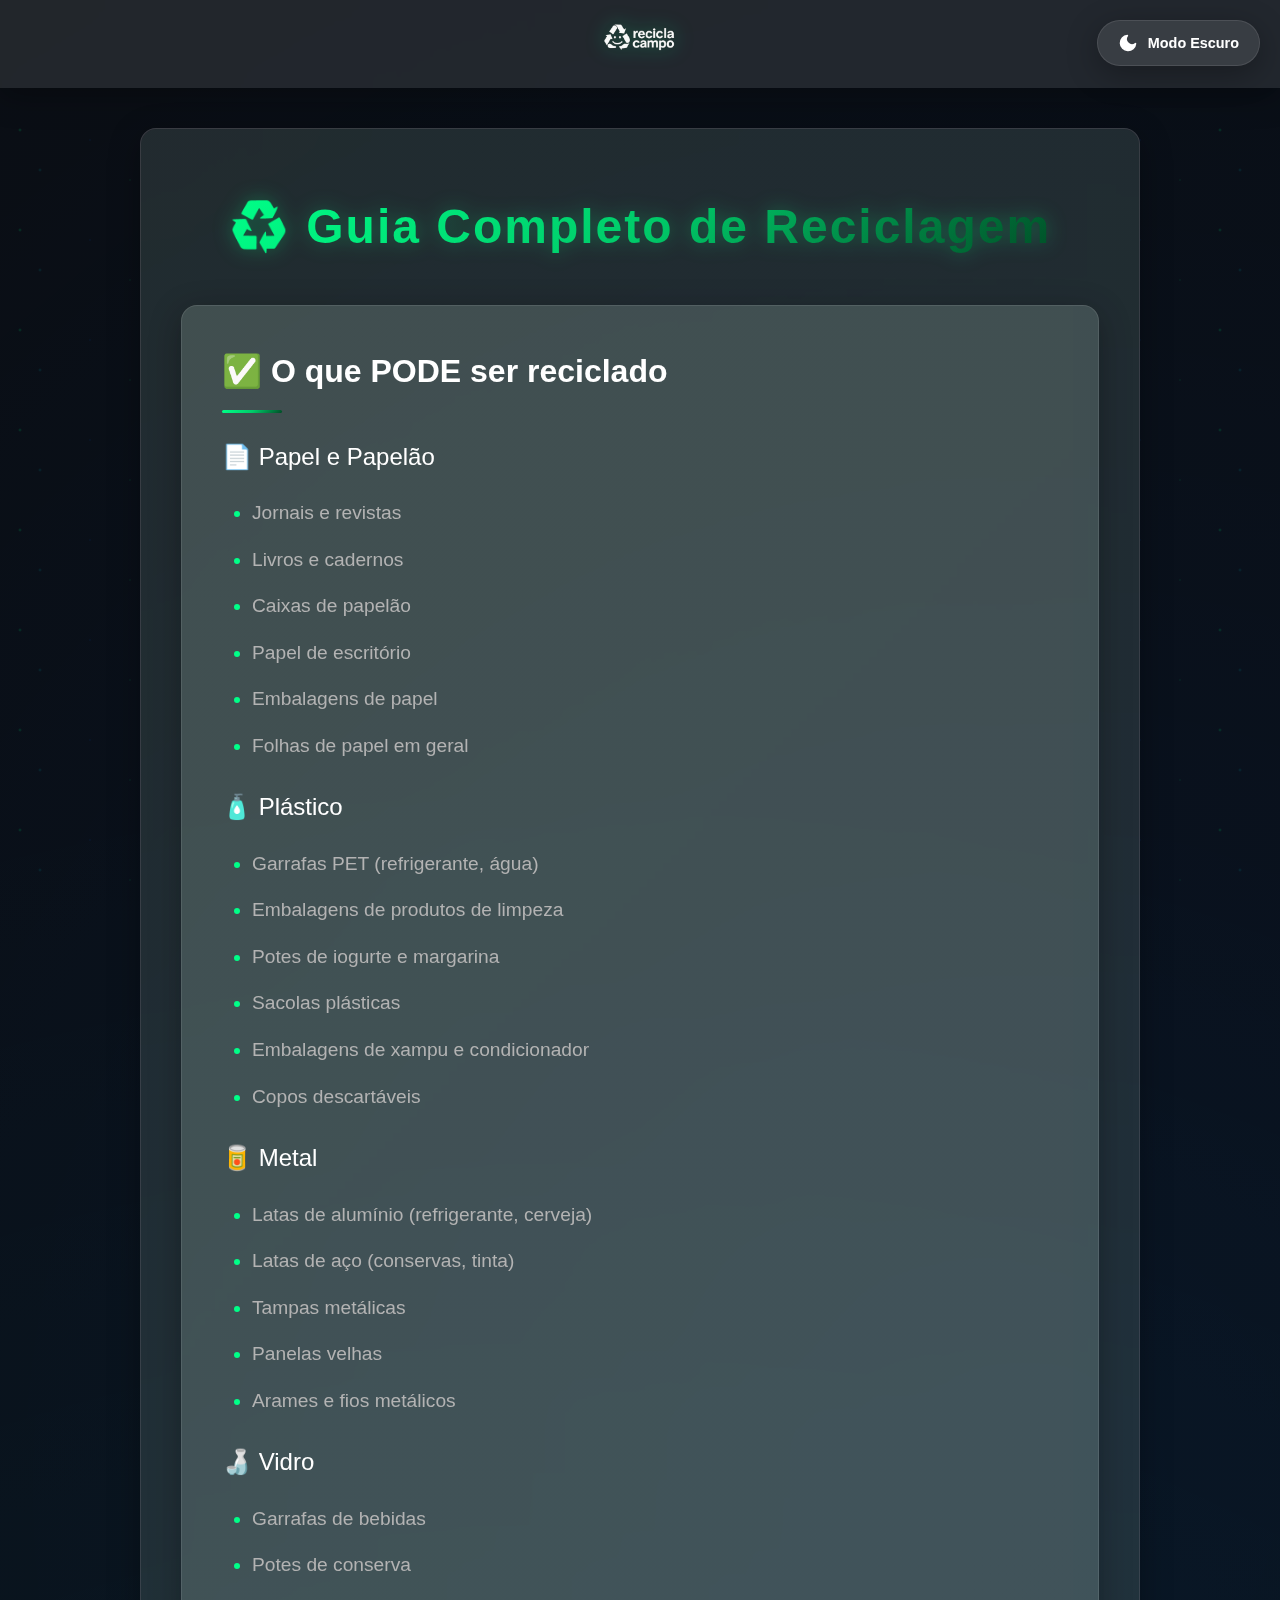
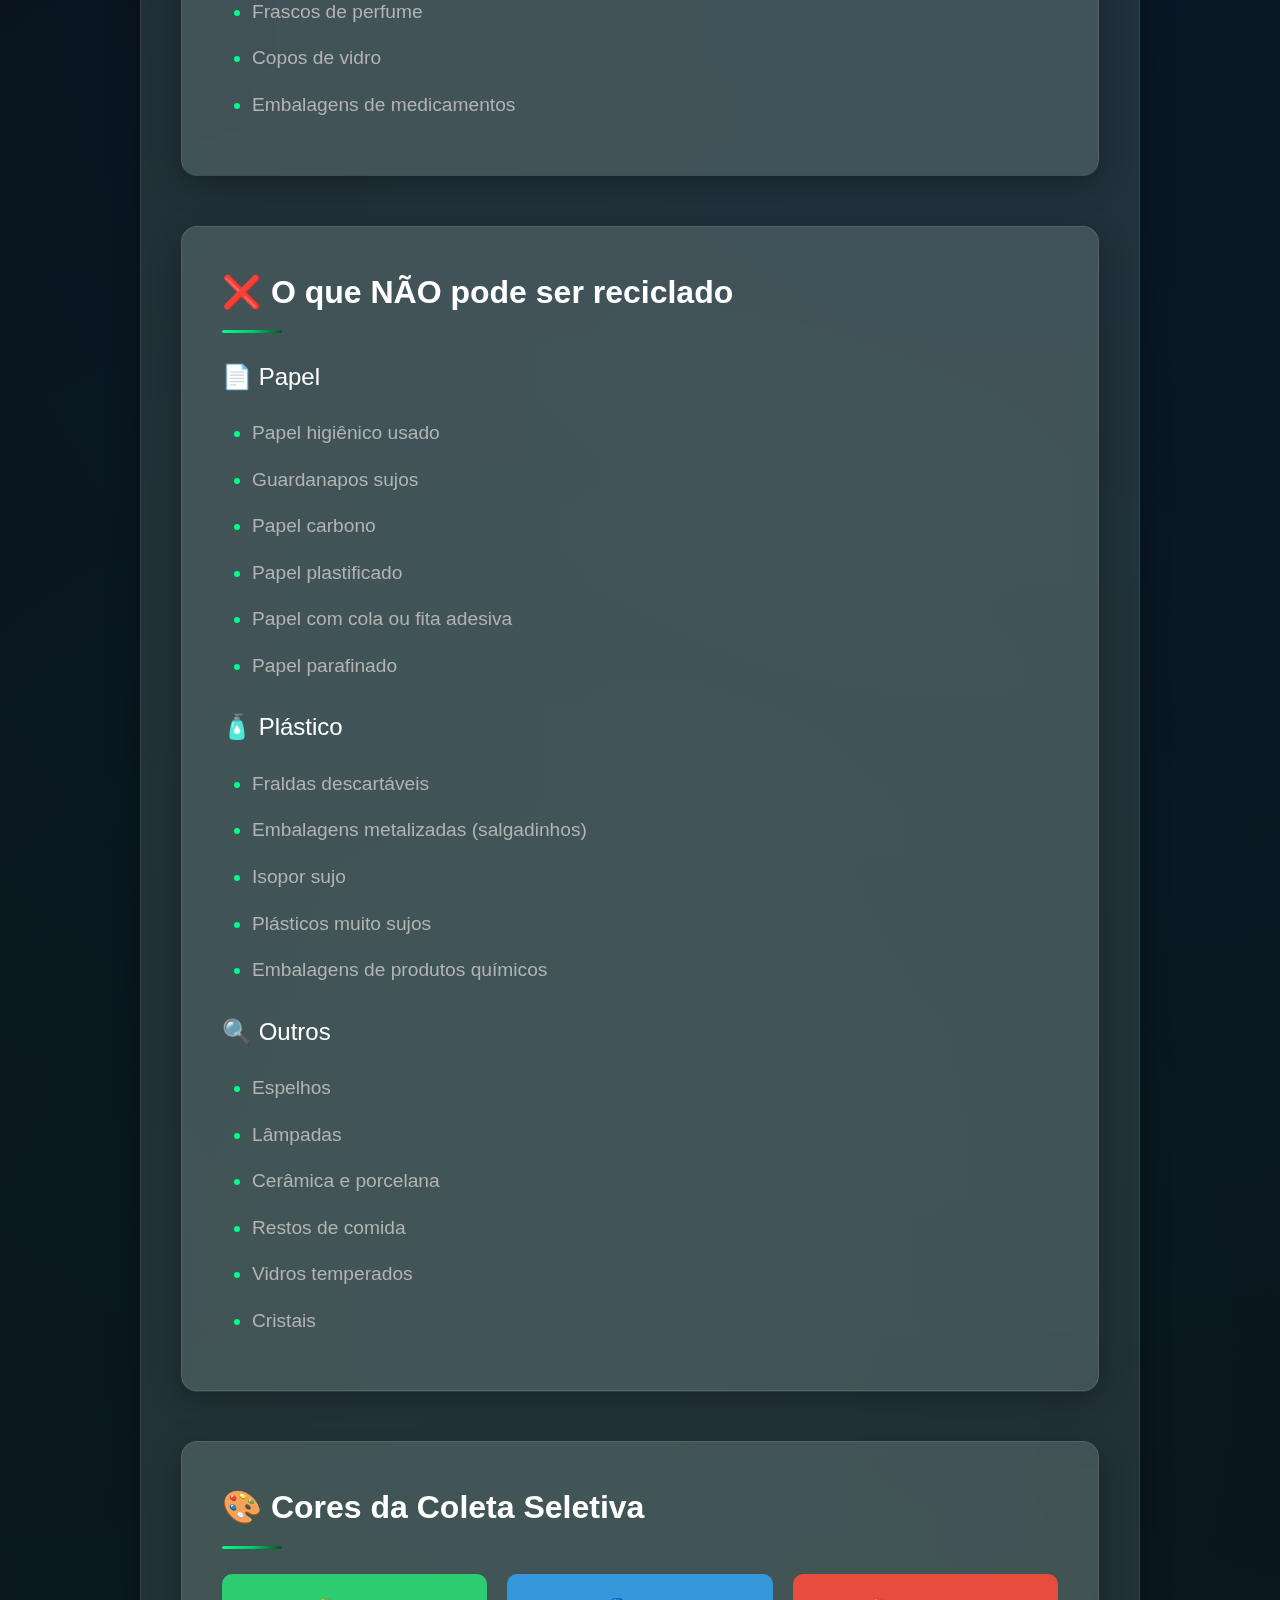
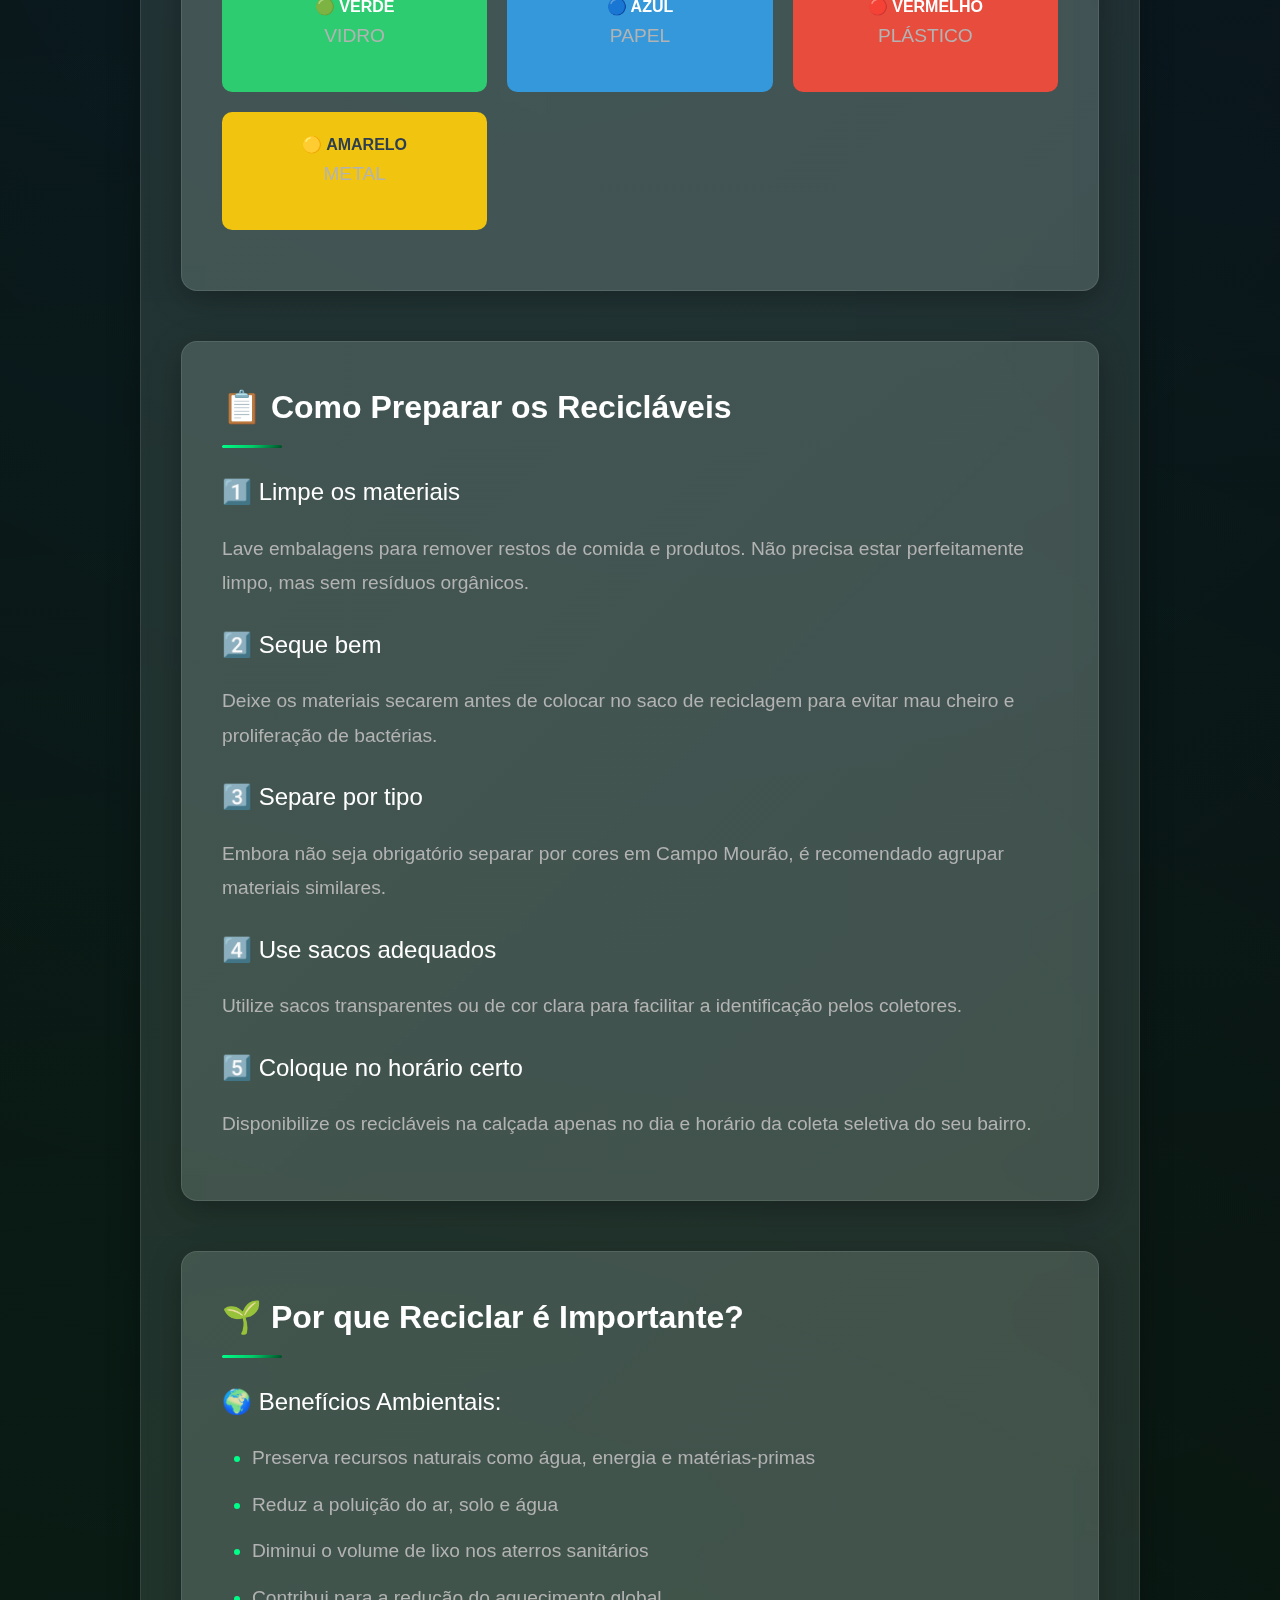
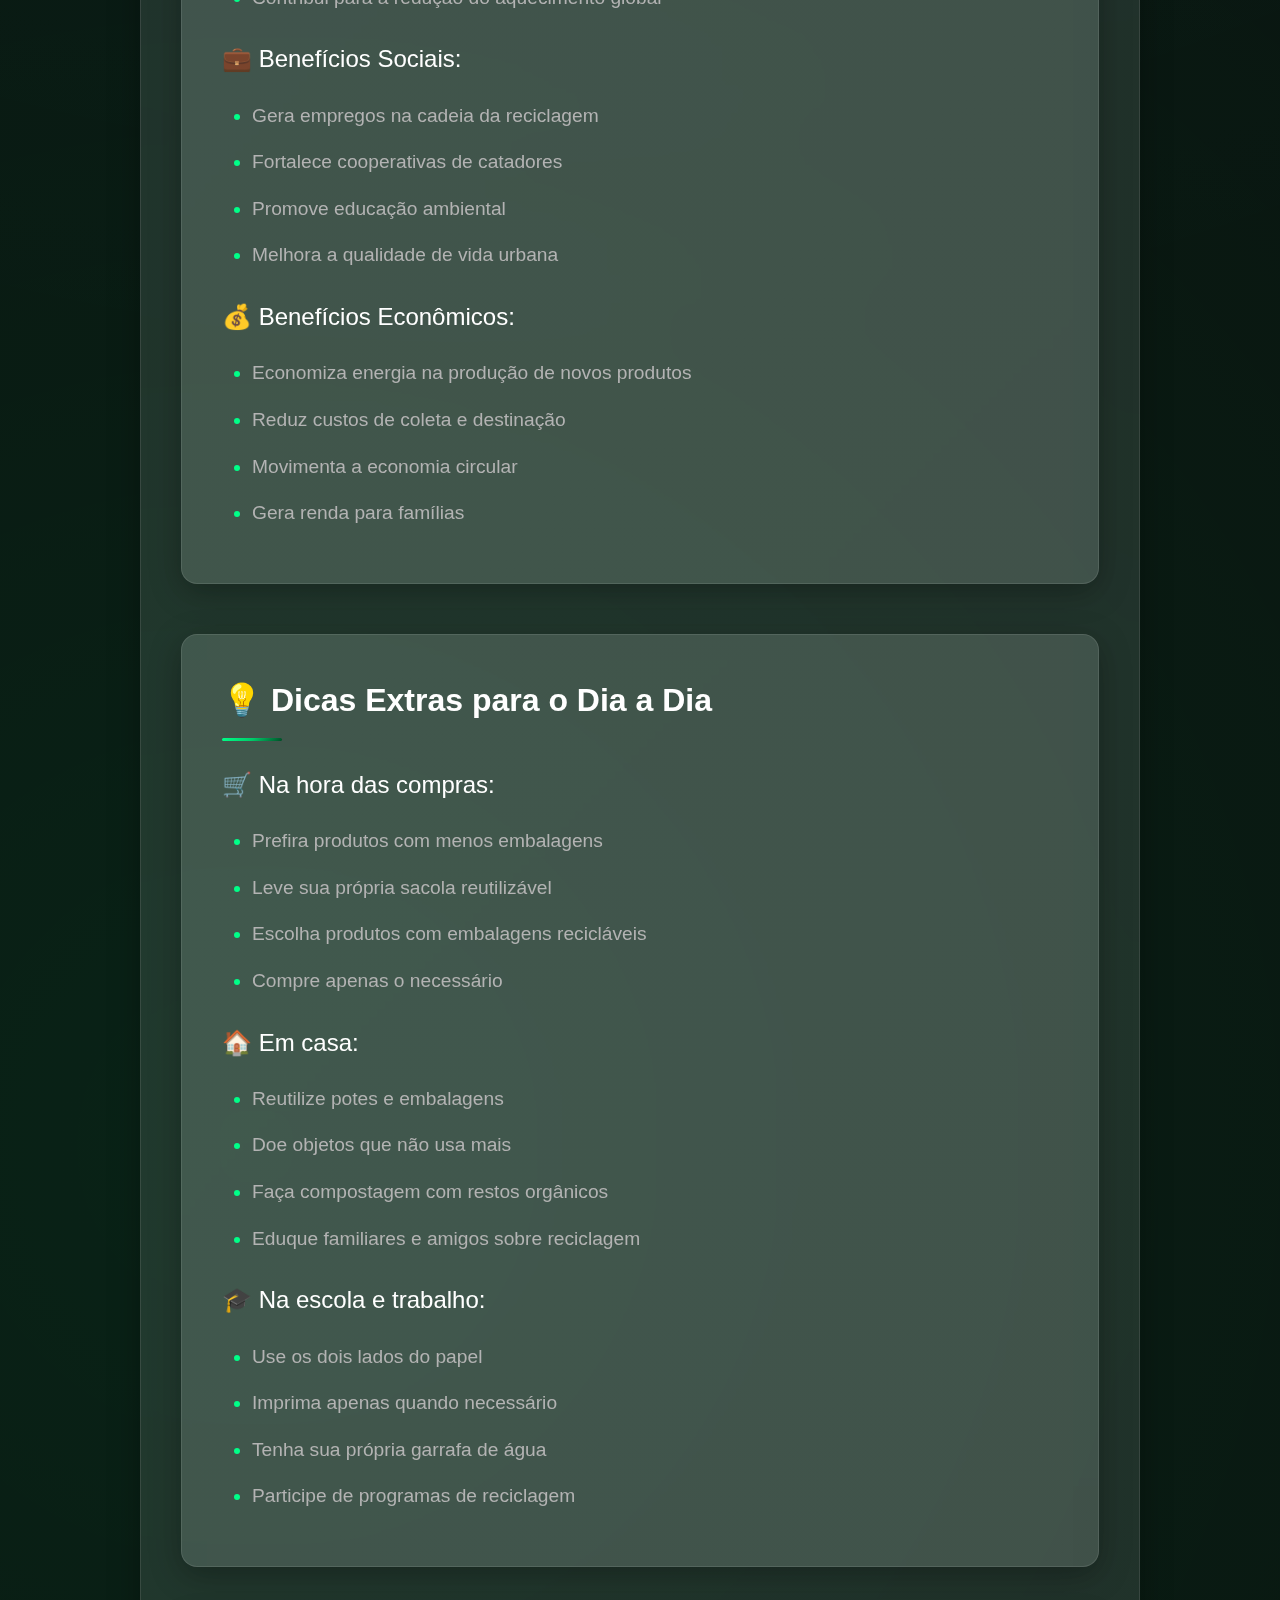
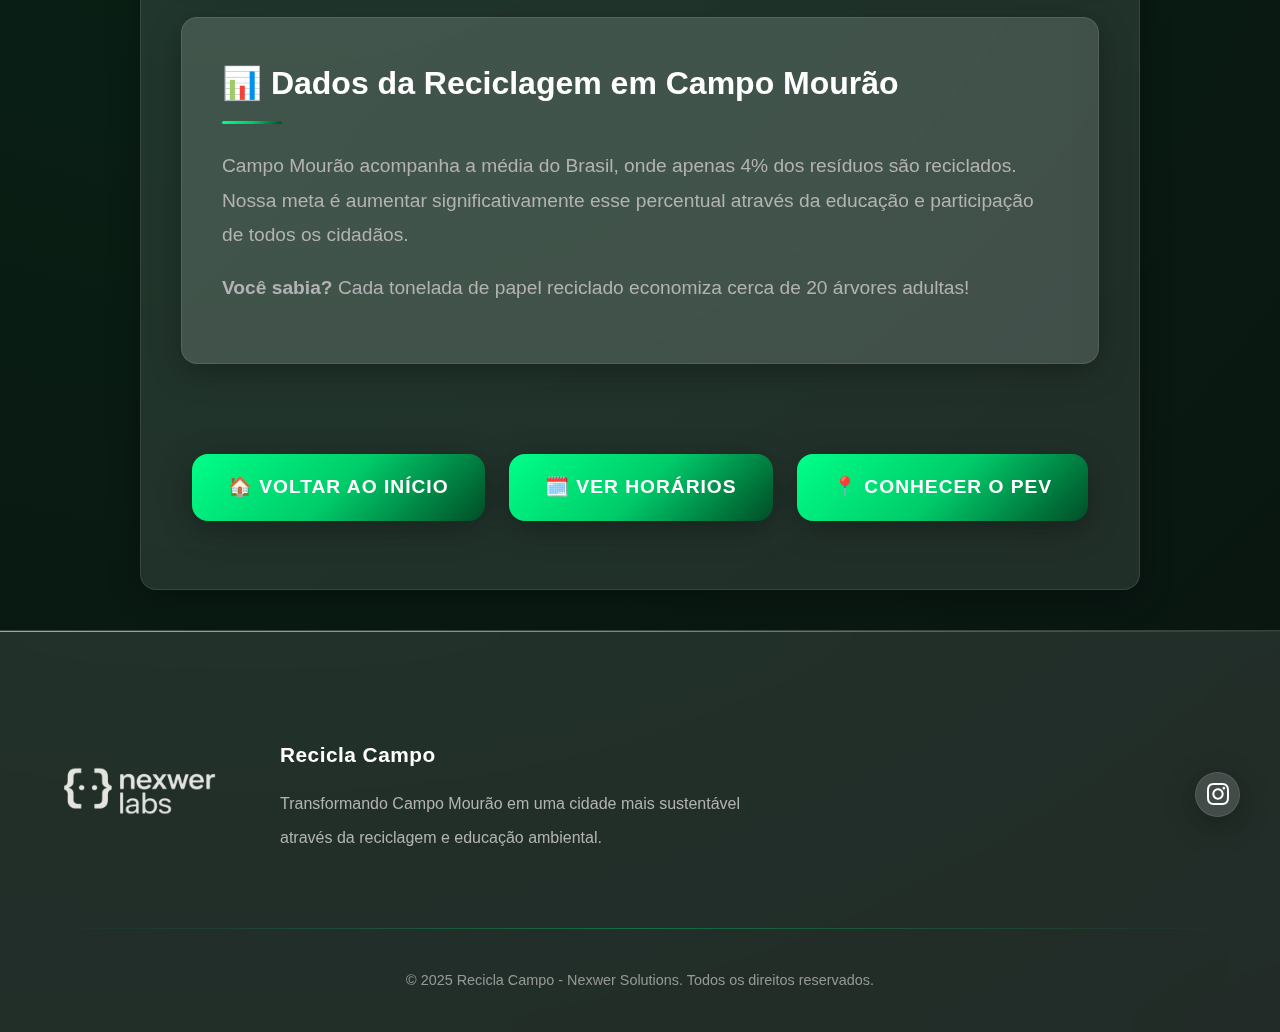
<file: pages/guia-reciclagem.html>
<!DOCTYPE html>
<html lang="pt-BR">
<head>
  <meta charset="UTF-8" />
  <meta name="viewport" content="width=device-width, initial-scale=1.0" />
  <title>Guia de Reciclagem - Recicla Campo</title>
  <link rel="stylesheet" href="../style.css" />
  <link rel="shortcut icon" href="../img/favicon.png" type="image/x-icon">
</head>
<body>
  <button class="theme-toggle" id="themeToggle" aria-label="Alternar tema">
    <span class="theme-icon" id="themeIcon">
      <svg xmlns="http://www.w3.org/2000/svg" viewBox="0 0 24 24" fill="none" stroke="currentColor" stroke-width="2" stroke-linecap="round" stroke-linejoin="round">
        <path d="M21 12.79A9 9 0 1 1 11.21 3 7 7 0 0 0 21 12.79z"></path>
      </svg>
    </span>
    <span id="themeText">Modo Escuro</span>
  </button>

  <header>
    <a href="../index.html" class="home-link">
      <img src="../img/reciclaLogo.png" alt="Recicla Campo Logo">
    </a>
  </header>

  <main class="content">
    <h1 class="page-title">♻️ Guia Completo de Reciclagem</h1>

    <div class="section">
      <h2>✅ O que PODE ser reciclado</h2>
      
      <h3>📄 Papel e Papelão</h3>
      <ul>
        <li>Jornais e revistas</li>
        <li>Livros e cadernos</li>
        <li>Caixas de papelão</li>
        <li>Papel de escritório</li>
        <li>Embalagens de papel</li>
        <li>Folhas de papel em geral</li>
      </ul>

      <h3>🧴 Plástico</h3>
      <ul>
        <li>Garrafas PET (refrigerante, água)</li>
        <li>Embalagens de produtos de limpeza</li>
        <li>Potes de iogurte e margarina</li>
        <li>Sacolas plásticas</li>
        <li>Embalagens de xampu e condicionador</li>
        <li>Copos descartáveis</li>
      </ul>

      <h3>🥫 Metal</h3>
      <ul>
        <li>Latas de alumínio (refrigerante, cerveja)</li>
        <li>Latas de aço (conservas, tinta)</li>
        <li>Tampas metálicas</li>
        <li>Panelas velhas</li>
        <li>Arames e fios metálicos</li>
      </ul>

      <h3>🍶 Vidro</h3>
      <ul>
        <li>Garrafas de bebidas</li>
        <li>Potes de conserva</li>
        <li>Frascos de perfume</li>
        <li>Copos de vidro</li>
        <li>Embalagens de medicamentos</li>
      </ul>
    </div>

    <div class="section">
      <h2>❌ O que NÃO pode ser reciclado</h2>
      
      <h3>📄 Papel</h3>
      <ul>
        <li>Papel higiênico usado</li>
        <li>Guardanapos sujos</li>
        <li>Papel carbono</li>
        <li>Papel plastificado</li>
        <li>Papel com cola ou fita adesiva</li>
        <li>Papel parafinado</li>
      </ul>

      <h3>🧴 Plástico</h3>
      <ul>
        <li>Fraldas descartáveis</li>
        <li>Embalagens metalizadas (salgadinhos)</li>
        <li>Isopor sujo</li>
        <li>Plásticos muito sujos</li>
        <li>Embalagens de produtos químicos</li>
      </ul>

      <h3>🔍 Outros</h3>
      <ul>
        <li>Espelhos</li>
        <li>Lâmpadas</li>
        <li>Cerâmica e porcelana</li>
        <li>Restos de comida</li>
        <li>Vidros temperados</li>
        <li>Cristais</li>
      </ul>
    </div>

    <div class="section">
      <h2>🎨 Cores da Coleta Seletiva</h2>
      
      <div style="display: grid; grid-template-columns: repeat(auto-fit, minmax(200px, 1fr)); gap: 20px; margin: 20px 0;">
        <div style="background: #2ecc71; color: white; padding: 20px; border-radius: 10px; text-align: center;">
          <h4>🟢 VERDE</h4>
          <p>VIDRO</p>
        </div>
        <div style="background: #3498db; color: white; padding: 20px; border-radius: 10px; text-align: center;">
          <h4>🔵 AZUL</h4>
          <p>PAPEL</p>
        </div>
        <div style="background: #e74c3c; color: white; padding: 20px; border-radius: 10px; text-align: center;">
          <h4>🔴 VERMELHO</h4>
          <p>PLÁSTICO</p>
        </div>
        <div style="background: #f1c40f; color: #2c3e50; padding: 20px; border-radius: 10px; text-align: center;">
          <h4>🟡 AMARELO</h4>
          <p>METAL</p>
        </div>
      </div>
    </div>

    <div class="section">
      <h2>📋 Como Preparar os Recicláveis</h2>
      
      <h3>1️⃣ Limpe os materiais</h3>
      <p>Lave embalagens para remover restos de comida e produtos. Não precisa estar perfeitamente limpo, mas sem resíduos orgânicos.</p>

      <h3>2️⃣ Seque bem</h3>
      <p>Deixe os materiais secarem antes de colocar no saco de reciclagem para evitar mau cheiro e proliferação de bactérias.</p>

      <h3>3️⃣ Separe por tipo</h3>
      <p>Embora não seja obrigatório separar por cores em Campo Mourão, é recomendado agrupar materiais similares.</p>

      <h3>4️⃣ Use sacos adequados</h3>
      <p>Utilize sacos transparentes ou de cor clara para facilitar a identificação pelos coletores.</p>

      <h3>5️⃣ Coloque no horário certo</h3>
      <p>Disponibilize os recicláveis na calçada apenas no dia e horário da coleta seletiva do seu bairro.</p>
    </div>

    <div class="section">
      <h2>🌱 Por que Reciclar é Importante?</h2>
      
      <h3>🌍 Benefícios Ambientais:</h3>
      <ul>
        <li>Preserva recursos naturais como água, energia e matérias-primas</li>
        <li>Reduz a poluição do ar, solo e água</li>
        <li>Diminui o volume de lixo nos aterros sanitários</li>
        <li>Contribui para a redução do aquecimento global</li>
      </ul>

      <h3>💼 Benefícios Sociais:</h3>
      <ul>
        <li>Gera empregos na cadeia da reciclagem</li>
        <li>Fortalece cooperativas de catadores</li>
        <li>Promove educação ambiental</li>
        <li>Melhora a qualidade de vida urbana</li>
      </ul>

      <h3>💰 Benefícios Econômicos:</h3>
      <ul>
        <li>Economiza energia na produção de novos produtos</li>
        <li>Reduz custos de coleta e destinação</li>
        <li>Movimenta a economia circular</li>
        <li>Gera renda para famílias</li>
      </ul>
    </div>

    <div class="section">
      <h2>💡 Dicas Extras para o Dia a Dia</h2>
      
      <h3>🛒 Na hora das compras:</h3>
      <ul>
        <li>Prefira produtos com menos embalagens</li>
        <li>Leve sua própria sacola reutilizável</li>
        <li>Escolha produtos com embalagens recicláveis</li>
        <li>Compre apenas o necessário</li>
      </ul>

      <h3>🏠 Em casa:</h3>
      <ul>
        <li>Reutilize potes e embalagens</li>
        <li>Doe objetos que não usa mais</li>
        <li>Faça compostagem com restos orgânicos</li>
        <li>Eduque familiares e amigos sobre reciclagem</li>
      </ul>

      <h3>🎓 Na escola e trabalho:</h3>
      <ul>
        <li>Use os dois lados do papel</li>
        <li>Imprima apenas quando necessário</li>
        <li>Tenha sua própria garrafa de água</li>
        <li>Participe de programas de reciclagem</li>
      </ul>
    </div>

    <div class="section">
      <h2>📊 Dados da Reciclagem em Campo Mourão</h2>
      <p>Campo Mourão acompanha a média do Brasil, onde apenas 4% dos resíduos são reciclados. Nossa meta é aumentar significativamente esse percentual através da educação e participação de todos os cidadãos.</p>
      
      <p><strong>Você sabia?</strong> Cada tonelada de papel reciclado economiza cerca de 20 árvores adultas!</p>
    </div>

    <div style="text-align: center; margin-top: 40px;">
  <a href="../index.html" class="btn">🏠 Voltar ao Início</a>
      <a href="horarios-coleta.html" class="btn">🗓️ Ver Horários</a>
      <a href="pev-ponto-entrega.html" class="btn">📍 Conhecer o PEV</a>
    </div>
  </main>

  <footer>
    <div class="footer-content">
      <div class="footer-logo">
  <img src="../img/nexwer.png" alt="Nexwer Solutions" />
      </div>

      <div class="footer-info">
        <h3>Recicla Campo</h3>
        <div class="footer-contact">
          <p>Transformando Campo Mourão em uma cidade mais sustentável</p>
          <p>através da reciclagem e educação ambiental.</p>
        </div>
      </div>

      <div class="footer-social">
        <a href="https://instagram.com/nexwer.jr" target="_blank" rel="noopener noreferrer" class="social-link" aria-label="Instagram Nexwer">
          <svg xmlns="http://www.w3.org/2000/svg" viewBox="0 0 24 24" fill="currentColor">
            <path d="M12 2.163c3.204 0 3.584.012 4.85.07 3.252.148 4.771 1.691 4.919 4.919.058 1.265.069 1.645.069 4.849 0 3.205-.012 3.584-.069 4.849-.149 3.225-1.664 4.771-4.919 4.919-1.266.058-1.644.07-4.85.07-3.204 0-3.584-.012-4.849-.07-3.26-.149-4.771-1.699-4.919-4.92-.058-1.265-.07-1.644-.07-4.849 0-3.204.013-3.583.07-4.849.149-3.227 1.664-4.771 4.919-4.919 1.266-.057 1.645-.069 4.849-.069zm0-2.163c-3.259 0-3.667.014-4.947.072-4.358.2-6.78 2.618-6.98 6.98-.059 1.281-.073 1.689-.073 4.948 0 3.259.014 3.668.072 4.948.2 4.358 2.618 6.78 6.98 6.98 1.281.058 1.689.072 4.948.072 3.259 0 3.668-.014 4.948-.072 4.354-.2 6.782-2.618 6.979-6.98.059-1.28.073-1.689.073-4.948 0-3.259-.014-3.667-.072-4.947-.196-4.354-2.617-6.78-6.979-6.98-1.281-.059-1.69-.073-4.949-.073zm0 5.838c-3.403 0-6.162 2.759-6.162 6.162s2.759 6.163 6.162 6.163 6.162-2.759 6.162-6.163c0-3.403-2.759-6.162-6.162-6.162zm0 10.162c-2.209 0-4-1.79-4-4 0-2.209 1.791-4 4-4s4 1.791 4 4c0 2.21-1.791 4-4 4zm6.406-11.845c-.796 0-1.441.645-1.441 1.44s.645 1.44 1.441 1.44c.795 0 1.439-.645 1.439-1.44s-.644-1.44-1.439-1.44z"/>
          </svg>
        </a>
      </div>
    </div>

    <div class="footer-divider"></div>

    <div class="footer-bottom">
      <p>&copy; 2025 Recicla Campo - Nexwer Solutions. Todos os direitos reservados.</p>
    </div>
  </footer>
  <script> const themeToggle = document.getElementById('themeToggle');
    const themeIcon = document.getElementById('themeIcon');
    const themeText = document.getElementById('themeText');
    const body = document.body;

    const sunIcon = `<svg xmlns="http://www.w3.org/2000/svg" viewBox="0 0 24 24" fill="none" stroke="currentColor" stroke-width="2" stroke-linecap="round" stroke-linejoin="round">
      <circle cx="12" cy="12" r="5"></circle>
      <line x1="12" y1="1" x2="12" y2="3"></line>
      <line x1="12" y1="21" x2="12" y2="23"></line>
      <line x1="4.22" y1="4.22" x2="5.64" y2="5.64"></line>
      <line x1="18.36" y1="18.36" x2="19.78" y2="19.78"></line>
      <line x1="1" y1="12" x2="3" y2="12"></line>
      <line x1="21" y1="12" x2="23" y2="12"></line>
      <line x1="4.22" y1="19.78" x2="5.64" y2="18.36"></line>
      <line x1="18.36" y1="5.64" x2="19.78" y2="4.22"></line>
    </svg>`;

    const moonIcon = `<svg xmlns="http://www.w3.org/2000/svg" viewBox="0 0 24 24" fill="none" stroke="currentColor" stroke-width="2" stroke-linecap="round" stroke-linejoin="round">
      <path d="M21 12.79A9 9 0 1 1 11.21 3 7 7 0 0 0 21 12.79z"></path>
    </svg>`;

    const savedTheme = localStorage.getItem('theme');
    if (savedTheme === 'light') {
      body.classList.add('light-mode');
      themeIcon.innerHTML = sunIcon;
      themeText.textContent = 'Modo Claro';
    }

    themeToggle.addEventListener('click', () => {
      body.classList.toggle('light-mode');
      
      if (body.classList.contains('light-mode')) {
        themeIcon.innerHTML = sunIcon;
        themeText.textContent = 'Modo Claro';
        localStorage.setItem('theme', 'light');
      } else {
        themeIcon.innerHTML = moonIcon;
        themeText.textContent = 'Modo Escuro';
        localStorage.setItem('theme', 'dark');
      }
    });
   
</script>
</body>
</html>
</file>
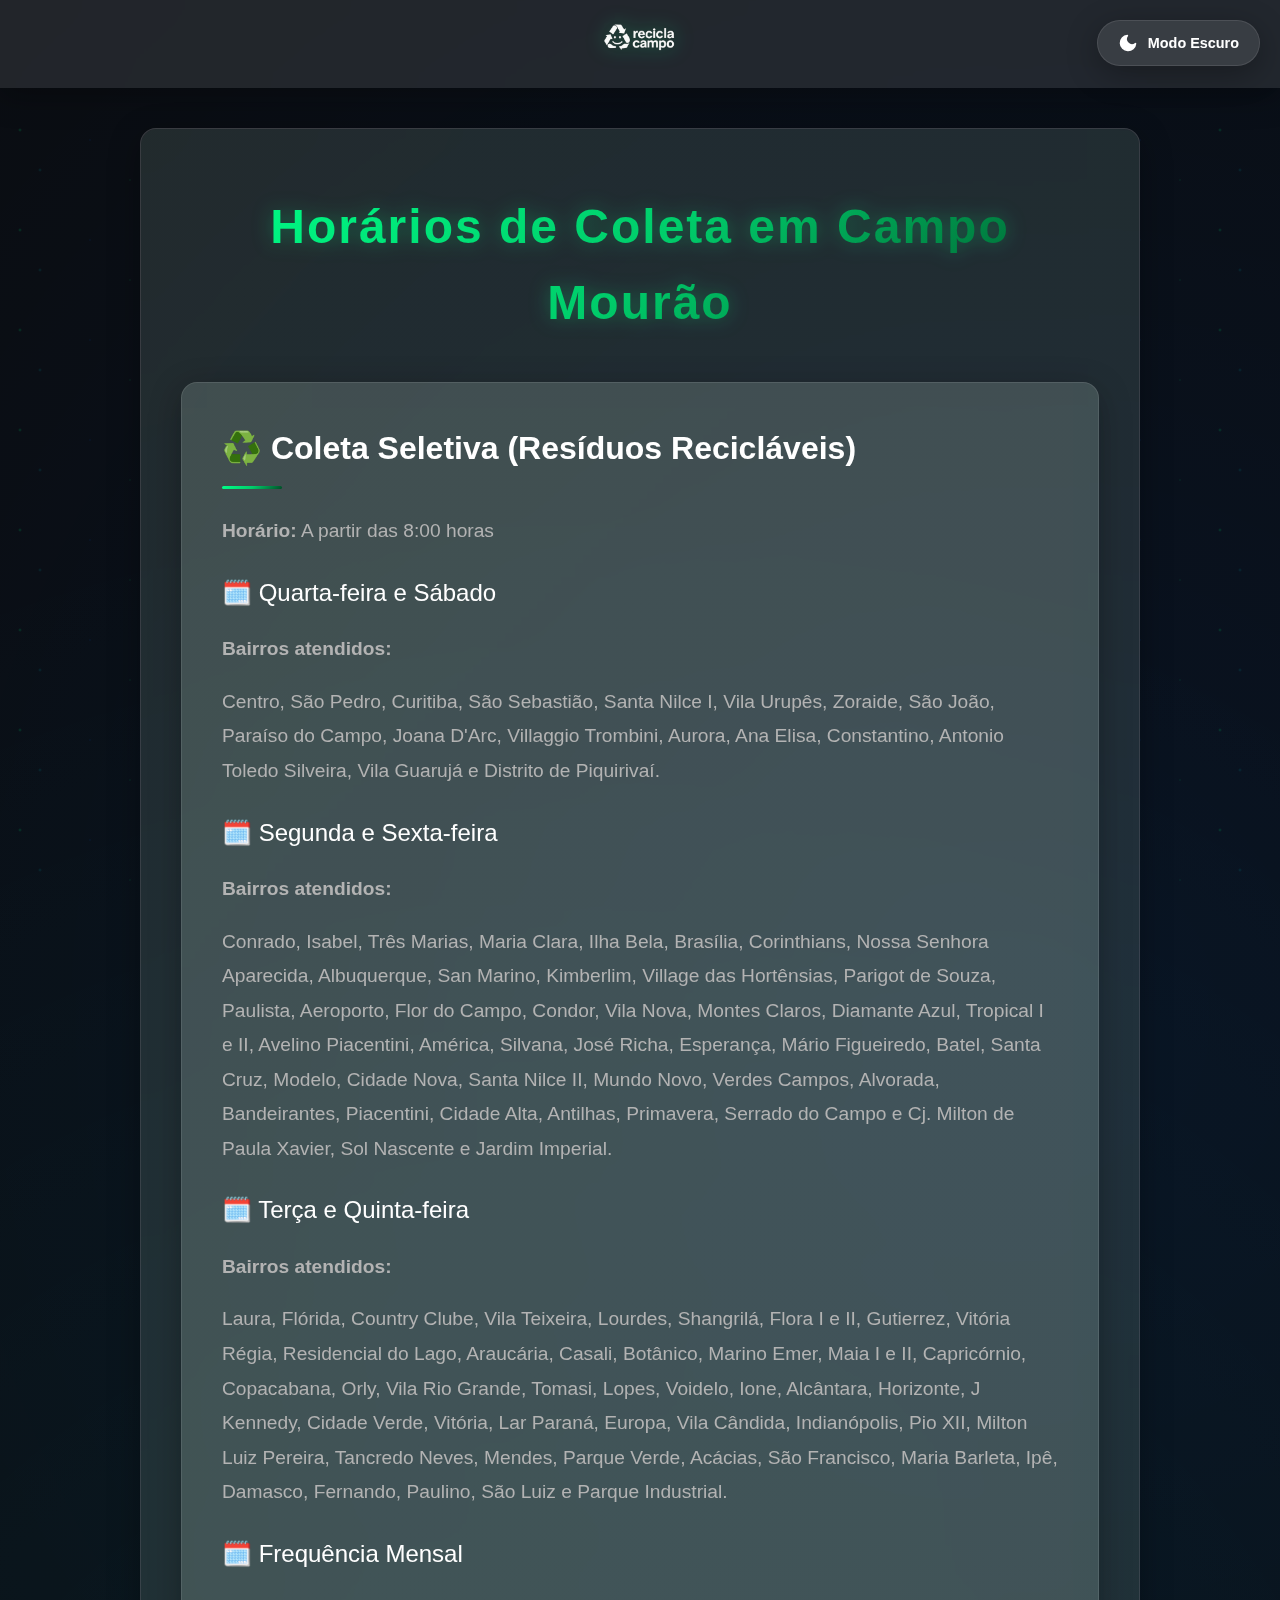
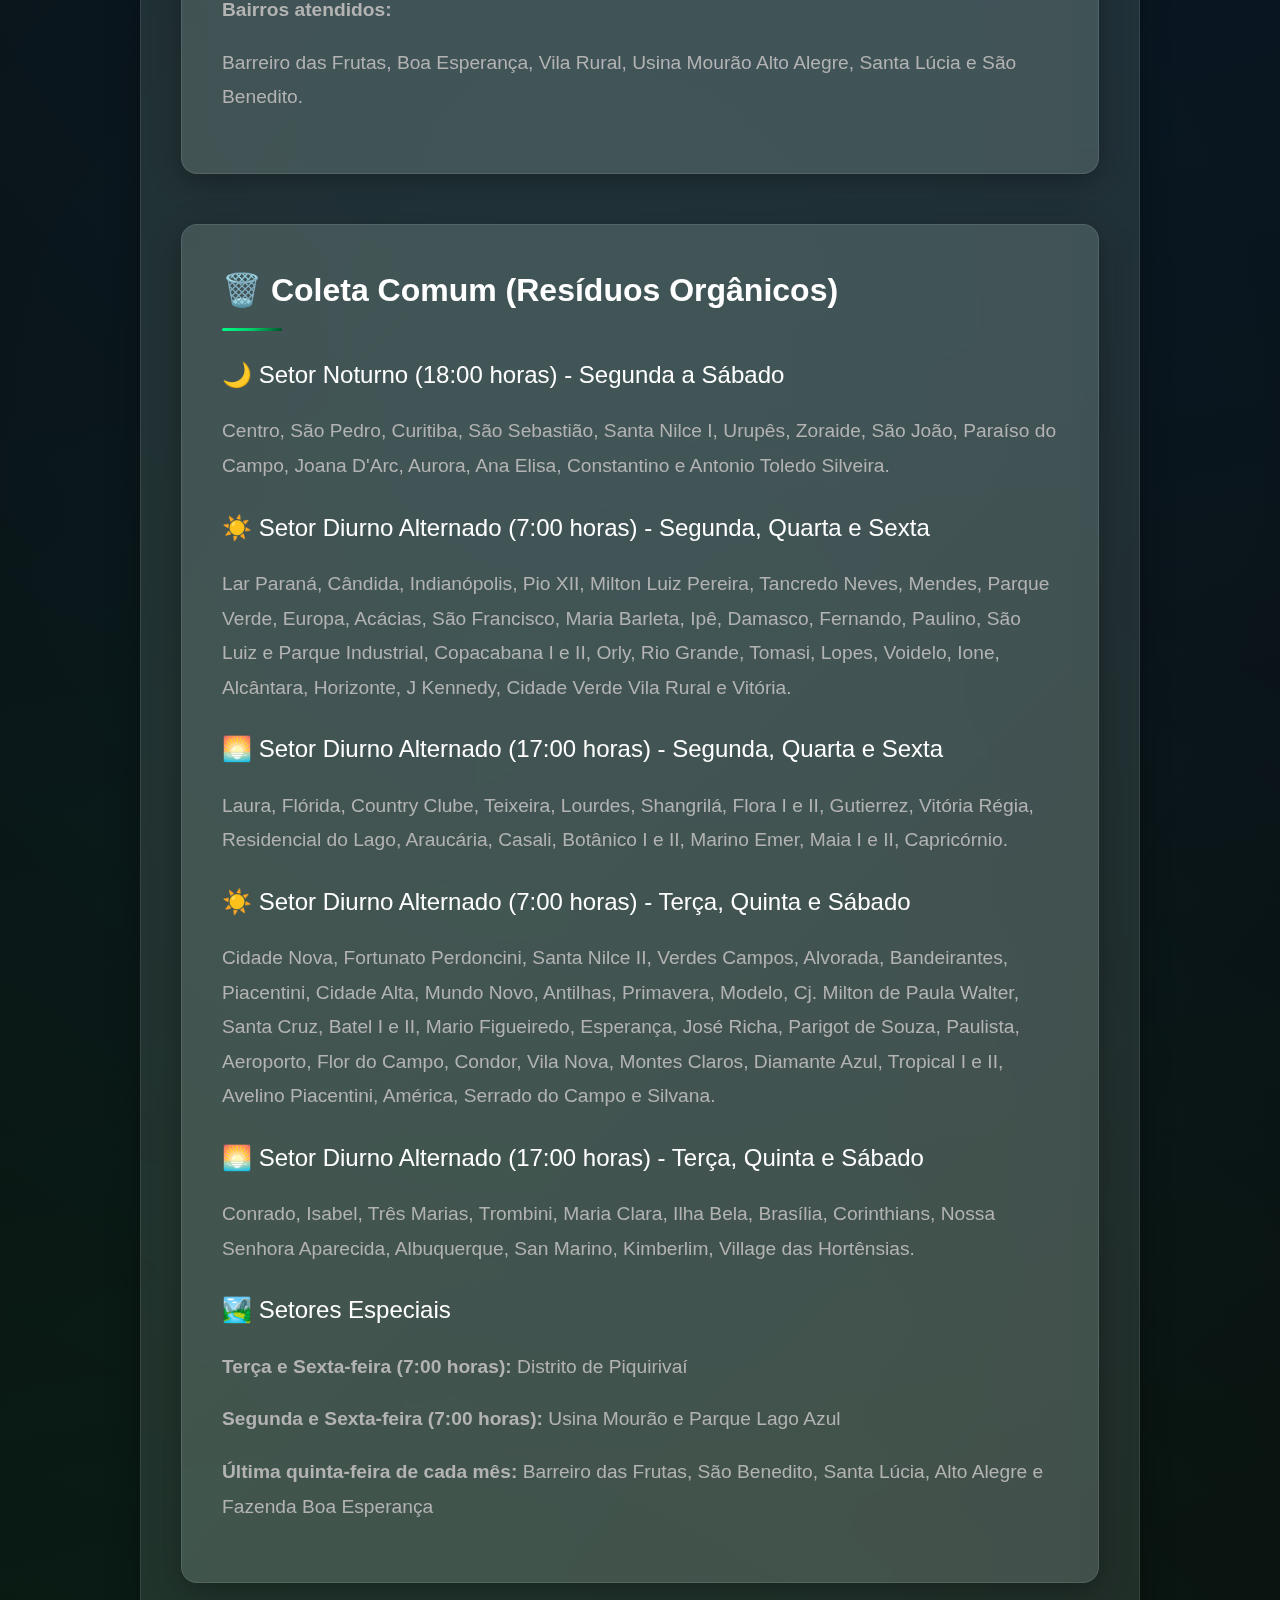
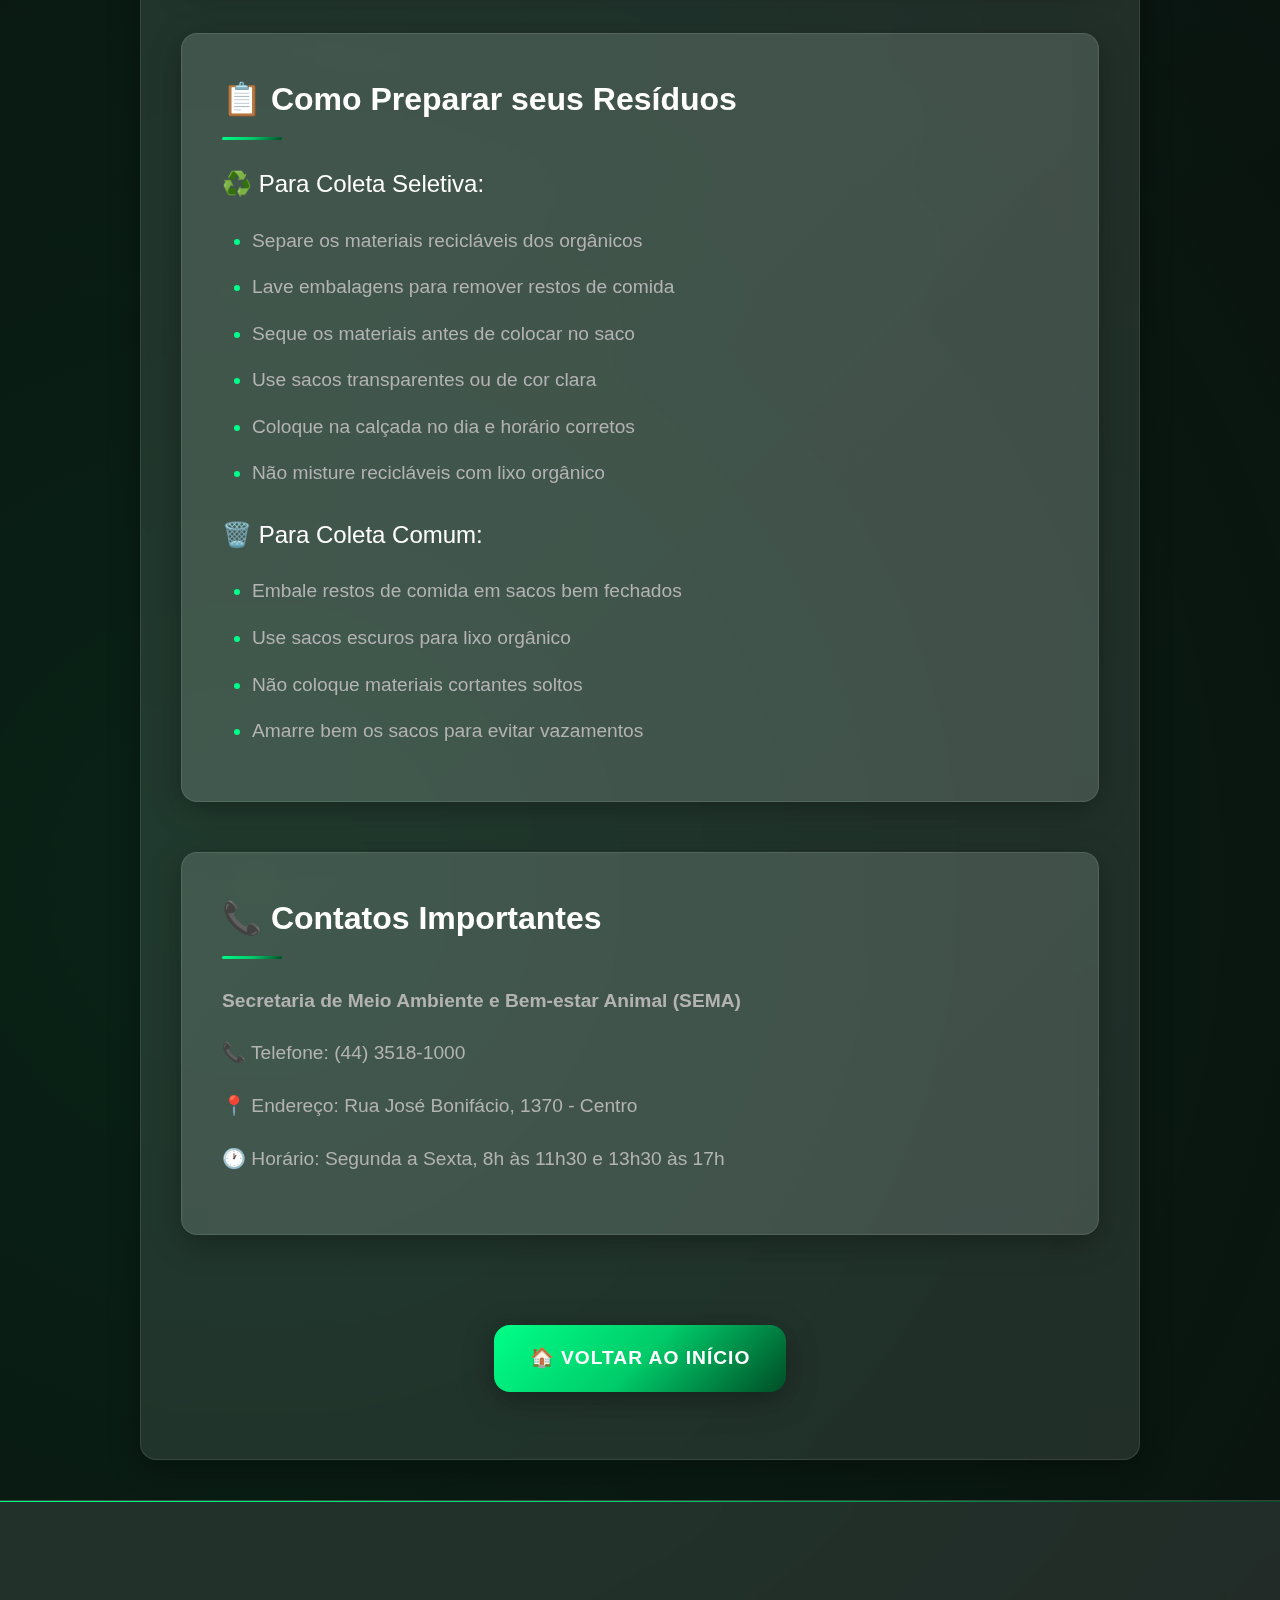
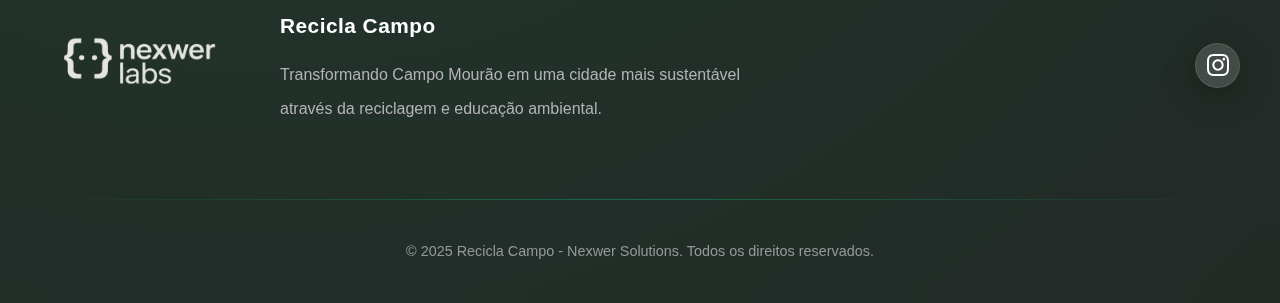
<file: pages/horarios-coleta.html>
<!DOCTYPE html>
<html lang="pt-BR">
<head>
  <meta charset="UTF-8" />
  <meta name="viewport" content="width=device-width, initial-scale=1.0" />
  <title>Horários de Coleta - Recicla Campo</title>
  <link rel="stylesheet" href="../style.css" />
  <link rel="shortcut icon" href="../img/favicon.png" type="image/x-icon">
</head>
<body>

  <button class="theme-toggle" id="themeToggle" aria-label="Alternar tema">
    <span class="theme-icon" id="themeIcon">
      <svg xmlns="http://www.w3.org/2000/svg" viewBox="0 0 24 24" fill="none" stroke="currentColor" stroke-width="2" stroke-linecap="round" stroke-linejoin="round">
        <path d="M21 12.79A9 9 0 1 1 11.21 3 7 7 0 0 0 21 12.79z"></path>
      </svg>
    </span>
    <span id="themeText">Modo Escuro</span>
  </button>

  <header>
    <a href="../index.html" class="home-link">
      <img src="../img/reciclaLogo.png" alt="Recicla Campo Logo">
    </a>
  </header>

  <main class="content">
    <h1 class="page-title">Horários de Coleta em Campo Mourão</h1>

    <div class="section">
      <h2>♻️ Coleta Seletiva (Resíduos Recicláveis)</h2>
      <p><strong>Horário:</strong> A partir das 8:00 horas</p>
      
      <h3>🗓️ Quarta-feira e Sábado</h3>
      <p><strong>Bairros atendidos:</strong></p>
      <p>Centro, São Pedro, Curitiba, São Sebastião, Santa Nilce I, Vila Urupês, Zoraide, São João, Paraíso do Campo, Joana D'Arc, Villaggio Trombini, Aurora, Ana Elisa, Constantino, Antonio Toledo Silveira, Vila Guarujá e Distrito de Piquirivaí.</p>

      <h3>🗓️ Segunda e Sexta-feira</h3>
      <p><strong>Bairros atendidos:</strong></p>
      <p>Conrado, Isabel, Três Marias, Maria Clara, Ilha Bela, Brasília, Corinthians, Nossa Senhora Aparecida, Albuquerque, San Marino, Kimberlim, Village das Hortênsias, Parigot de Souza, Paulista, Aeroporto, Flor do Campo, Condor, Vila Nova, Montes Claros, Diamante Azul, Tropical I e II, Avelino Piacentini, América, Silvana, José Richa, Esperança, Mário Figueiredo, Batel, Santa Cruz, Modelo, Cidade Nova, Santa Nilce II, Mundo Novo, Verdes Campos, Alvorada, Bandeirantes, Piacentini, Cidade Alta, Antilhas, Primavera, Serrado do Campo e Cj. Milton de Paula Xavier, Sol Nascente e Jardim Imperial.</p>

      <h3>🗓️ Terça e Quinta-feira</h3>
      <p><strong>Bairros atendidos:</strong></p>
      <p>Laura, Flórida, Country Clube, Vila Teixeira, Lourdes, Shangrilá, Flora I e II, Gutierrez, Vitória Régia, Residencial do Lago, Araucária, Casali, Botânico, Marino Emer, Maia I e II, Capricórnio, Copacabana, Orly, Vila Rio Grande, Tomasi, Lopes, Voidelo, Ione, Alcântara, Horizonte, J Kennedy, Cidade Verde, Vitória, Lar Paraná, Europa, Vila Cândida, Indianópolis, Pio XII, Milton Luiz Pereira, Tancredo Neves, Mendes, Parque Verde, Acácias, São Francisco, Maria Barleta, Ipê, Damasco, Fernando, Paulino, São Luiz e Parque Industrial.</p>

      <h3>🗓️ Frequência Mensal</h3>
      <p><strong>Bairros atendidos:</strong></p>
      <p>Barreiro das Frutas, Boa Esperança, Vila Rural, Usina Mourão Alto Alegre, Santa Lúcia e São Benedito.</p>
    </div>

    <div class="section">
      <h2>🗑️ Coleta Comum (Resíduos Orgânicos)</h2>
      
      <h3>🌙 Setor Noturno (18:00 horas) - Segunda a Sábado</h3>
      <p>Centro, São Pedro, Curitiba, São Sebastião, Santa Nilce I, Urupês, Zoraide, São João, Paraíso do Campo, Joana D'Arc, Aurora, Ana Elisa, Constantino e Antonio Toledo Silveira.</p>

      <h3>☀️ Setor Diurno Alternado (7:00 horas) - Segunda, Quarta e Sexta</h3>
      <p>Lar Paraná, Cândida, Indianópolis, Pio XII, Milton Luiz Pereira, Tancredo Neves, Mendes, Parque Verde, Europa, Acácias, São Francisco, Maria Barleta, Ipê, Damasco, Fernando, Paulino, São Luiz e Parque Industrial, Copacabana I e II, Orly, Rio Grande, Tomasi, Lopes, Voidelo, Ione, Alcântara, Horizonte, J Kennedy, Cidade Verde Vila Rural e Vitória.</p>

      <h3>🌅 Setor Diurno Alternado (17:00 horas) - Segunda, Quarta e Sexta</h3>
      <p>Laura, Flórida, Country Clube, Teixeira, Lourdes, Shangrilá, Flora I e II, Gutierrez, Vitória Régia, Residencial do Lago, Araucária, Casali, Botânico I e II, Marino Emer, Maia I e II, Capricórnio.</p>

      <h3>☀️ Setor Diurno Alternado (7:00 horas) - Terça, Quinta e Sábado</h3>
      <p>Cidade Nova, Fortunato Perdoncini, Santa Nilce II, Verdes Campos, Alvorada, Bandeirantes, Piacentini, Cidade Alta, Mundo Novo, Antilhas, Primavera, Modelo, Cj. Milton de Paula Walter, Santa Cruz, Batel I e II, Mario Figueiredo, Esperança, José Richa, Parigot de Souza, Paulista, Aeroporto, Flor do Campo, Condor, Vila Nova, Montes Claros, Diamante Azul, Tropical I e II, Avelino Piacentini, América, Serrado do Campo e Silvana.</p>

      <h3>🌅 Setor Diurno Alternado (17:00 horas) - Terça, Quinta e Sábado</h3>
      <p>Conrado, Isabel, Três Marias, Trombini, Maria Clara, Ilha Bela, Brasília, Corinthians, Nossa Senhora Aparecida, Albuquerque, San Marino, Kimberlim, Village das Hortênsias.</p>

      <h3>🏞️ Setores Especiais</h3>
      <p><strong>Terça e Sexta-feira (7:00 horas):</strong> Distrito de Piquirivaí</p>
      <p><strong>Segunda e Sexta-feira (7:00 horas):</strong> Usina Mourão e Parque Lago Azul</p>
      <p><strong>Última quinta-feira de cada mês:</strong> Barreiro das Frutas, São Benedito, Santa Lúcia, Alto Alegre e Fazenda Boa Esperança</p>
    </div>

    <div class="section">
      <h2>📋 Como Preparar seus Resíduos</h2>
      
      <h3>♻️ Para Coleta Seletiva:</h3>
      <ul>
        <li>Separe os materiais recicláveis dos orgânicos</li>
        <li>Lave embalagens para remover restos de comida</li>
        <li>Seque os materiais antes de colocar no saco</li>
        <li>Use sacos transparentes ou de cor clara</li>
        <li>Coloque na calçada no dia e horário corretos</li>
        <li>Não misture recicláveis com lixo orgânico</li>
      </ul>

      <h3>🗑️ Para Coleta Comum:</h3>
      <ul>
        <li>Embale restos de comida em sacos bem fechados</li>
        <li>Use sacos escuros para lixo orgânico</li>
        <li>Não coloque materiais cortantes soltos</li>
        <li>Amarre bem os sacos para evitar vazamentos</li>
      </ul>
    </div>

    <div class="section">
      <h2>📞 Contatos Importantes</h2>
      <p><strong>Secretaria de Meio Ambiente e Bem-estar Animal (SEMA)</strong></p>
      <p>📞 Telefone: (44) 3518-1000</p>
      <p>📍 Endereço: Rua José Bonifácio, 1370 - Centro</p>
      <p>🕐 Horário: Segunda a Sexta, 8h às 11h30 e 13h30 às 17h</p>
    </div>

    <div style="text-align: center; margin-top: 40px;">
  <a href="../index.html" class="btn">🏠 Voltar ao Início</a>
    </div>
  </main>

  <footer>
    <div class="footer-content">
      <div class="footer-logo">
  <img src="../img/nexwer.png" alt="Nexwer Solutions" />
      </div>

      <div class="footer-info">
        <h3>Recicla Campo</h3>
        <div class="footer-contact">
          <p>Transformando Campo Mourão em uma cidade mais sustentável</p>
          <p>através da reciclagem e educação ambiental.</p>
        </div>
      </div>

      <div class="footer-social">
        <a href="https://instagram.com/nexwer.jr" target="_blank" rel="noopener noreferrer" class="social-link" aria-label="Instagram Nexwer">
          <svg xmlns="http://www.w3.org/2000/svg" viewBox="0 0 24 24" fill="currentColor">
            <path d="M12 2.163c3.204 0 3.584.012 4.85.07 3.252.148 4.771 1.691 4.919 4.919.058 1.265.069 1.645.069 4.849 0 3.205-.012 3.584-.069 4.849-.149 3.225-1.664 4.771-4.919 4.919-1.266.058-1.644.07-4.85.07-3.204 0-3.584-.012-4.849-.07-3.26-.149-4.771-1.699-4.919-4.92-.058-1.265-.07-1.644-.07-4.849 0-3.204.013-3.583.07-4.849.149-3.227 1.664-4.771 4.919-4.919 1.266-.057 1.645-.069 4.849-.069zm0-2.163c-3.259 0-3.667.014-4.947.072-4.358.2-6.78 2.618-6.98 6.98-.059 1.281-.073 1.689-.073 4.948 0 3.259.014 3.668.072 4.948.2 4.358 2.618 6.78 6.98 6.98 1.281.058 1.689.072 4.948.072 3.259 0 3.668-.014 4.948-.072 4.354-.2 6.782-2.618 6.979-6.98.059-1.28.073-1.689.073-4.948 0-3.259-.014-3.667-.072-4.947-.196-4.354-2.617-6.78-6.979-6.98-1.281-.059-1.69-.073-4.949-.073zm0 5.838c-3.403 0-6.162 2.759-6.162 6.162s2.759 6.163 6.162 6.163 6.162-2.759 6.162-6.163c0-3.403-2.759-6.162-6.162-6.162zm0 10.162c-2.209 0-4-1.79-4-4 0-2.209 1.791-4 4-4s4 1.791 4 4c0 2.21-1.791 4-4 4zm6.406-11.845c-.796 0-1.441.645-1.441 1.44s.645 1.44 1.441 1.44c.795 0 1.439-.645 1.439-1.44s-.644-1.44-1.439-1.44z"/>
          </svg>
        </a>
      </div>
    </div>

    <div class="footer-divider"></div>

    <div class="footer-bottom">
      <p>&copy; 2025 Recicla Campo - Nexwer Solutions. Todos os direitos reservados.</p>
    </div>
  </footer>
  <script>
  
    const themeToggle = document.getElementById('themeToggle');
    const themeIcon = document.getElementById('themeIcon');
    const themeText = document.getElementById('themeText');
    const body = document.body;

    const sunIcon = `<svg xmlns="http://www.w3.org/2000/svg" viewBox="0 0 24 24" fill="none" stroke="currentColor" stroke-width="2" stroke-linecap="round" stroke-linejoin="round">
      <circle cx="12" cy="12" r="5"></circle>
      <line x1="12" y1="1" x2="12" y2="3"></line>
      <line x1="12" y1="21" x2="12" y2="23"></line>
      <line x1="4.22" y1="4.22" x2="5.64" y2="5.64"></line>
      <line x1="18.36" y1="18.36" x2="19.78" y2="19.78"></line>
      <line x1="1" y1="12" x2="3" y2="12"></line>
      <line x1="21" y1="12" x2="23" y2="12"></line>
      <line x1="4.22" y1="19.78" x2="5.64" y2="18.36"></line>
      <line x1="18.36" y1="5.64" x2="19.78" y2="4.22"></line>
    </svg>`;

    const moonIcon = `<svg xmlns="http://www.w3.org/2000/svg" viewBox="0 0 24 24" fill="none" stroke="currentColor" stroke-width="2" stroke-linecap="round" stroke-linejoin="round">
      <path d="M21 12.79A9 9 0 1 1 11.21 3 7 7 0 0 0 21 12.79z"></path>
    </svg>`;

    const savedTheme = localStorage.getItem('theme');
    if (savedTheme === 'light') {
      body.classList.add('light-mode');
      themeIcon.innerHTML = sunIcon;
      themeText.textContent = 'Modo Claro';
    }

    themeToggle.addEventListener('click', () => {
      body.classList.toggle('light-mode');
      
      if (body.classList.contains('light-mode')) {
        themeIcon.innerHTML = sunIcon;
        themeText.textContent = 'Modo Claro';
        localStorage.setItem('theme', 'light');
      } else {
        themeIcon.innerHTML = moonIcon;
        themeText.textContent = 'Modo Escuro';
        localStorage.setItem('theme', 'dark');
      }
    });
    </script>
</body>
</html>
</file>
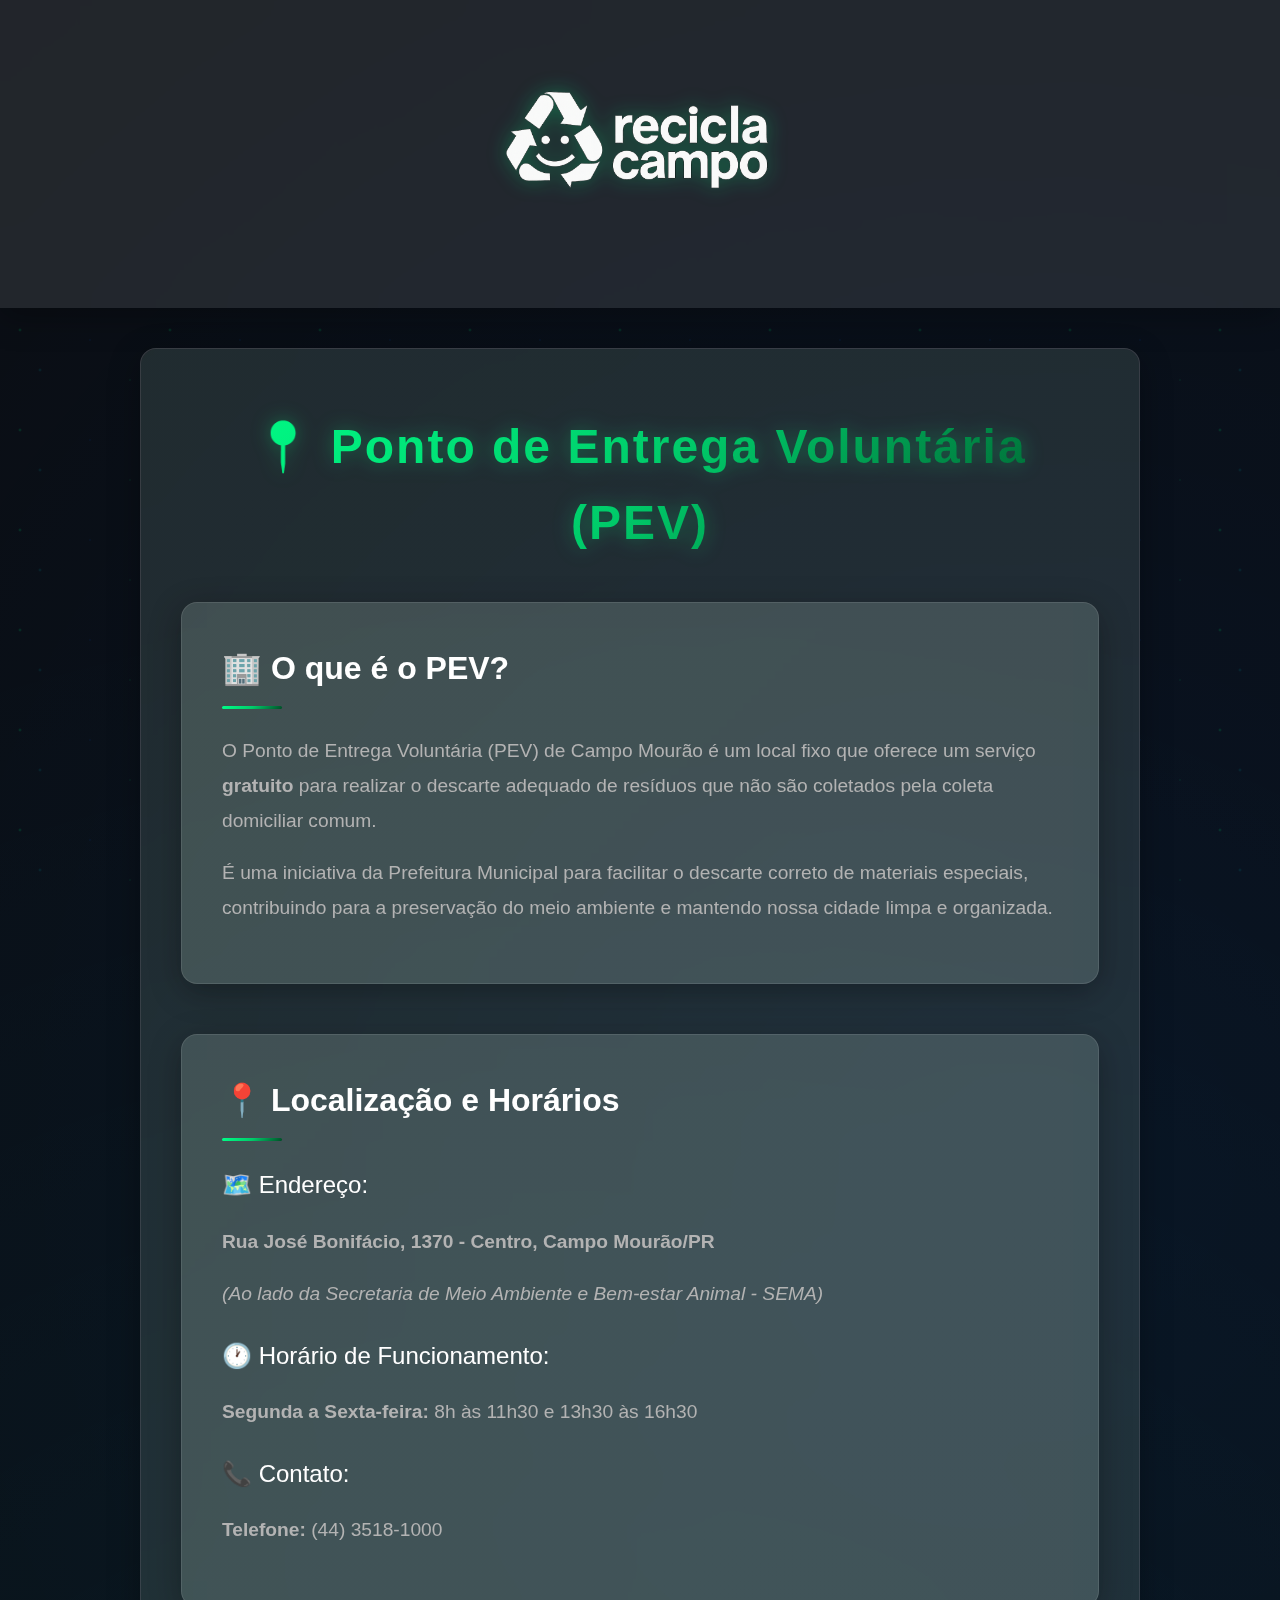
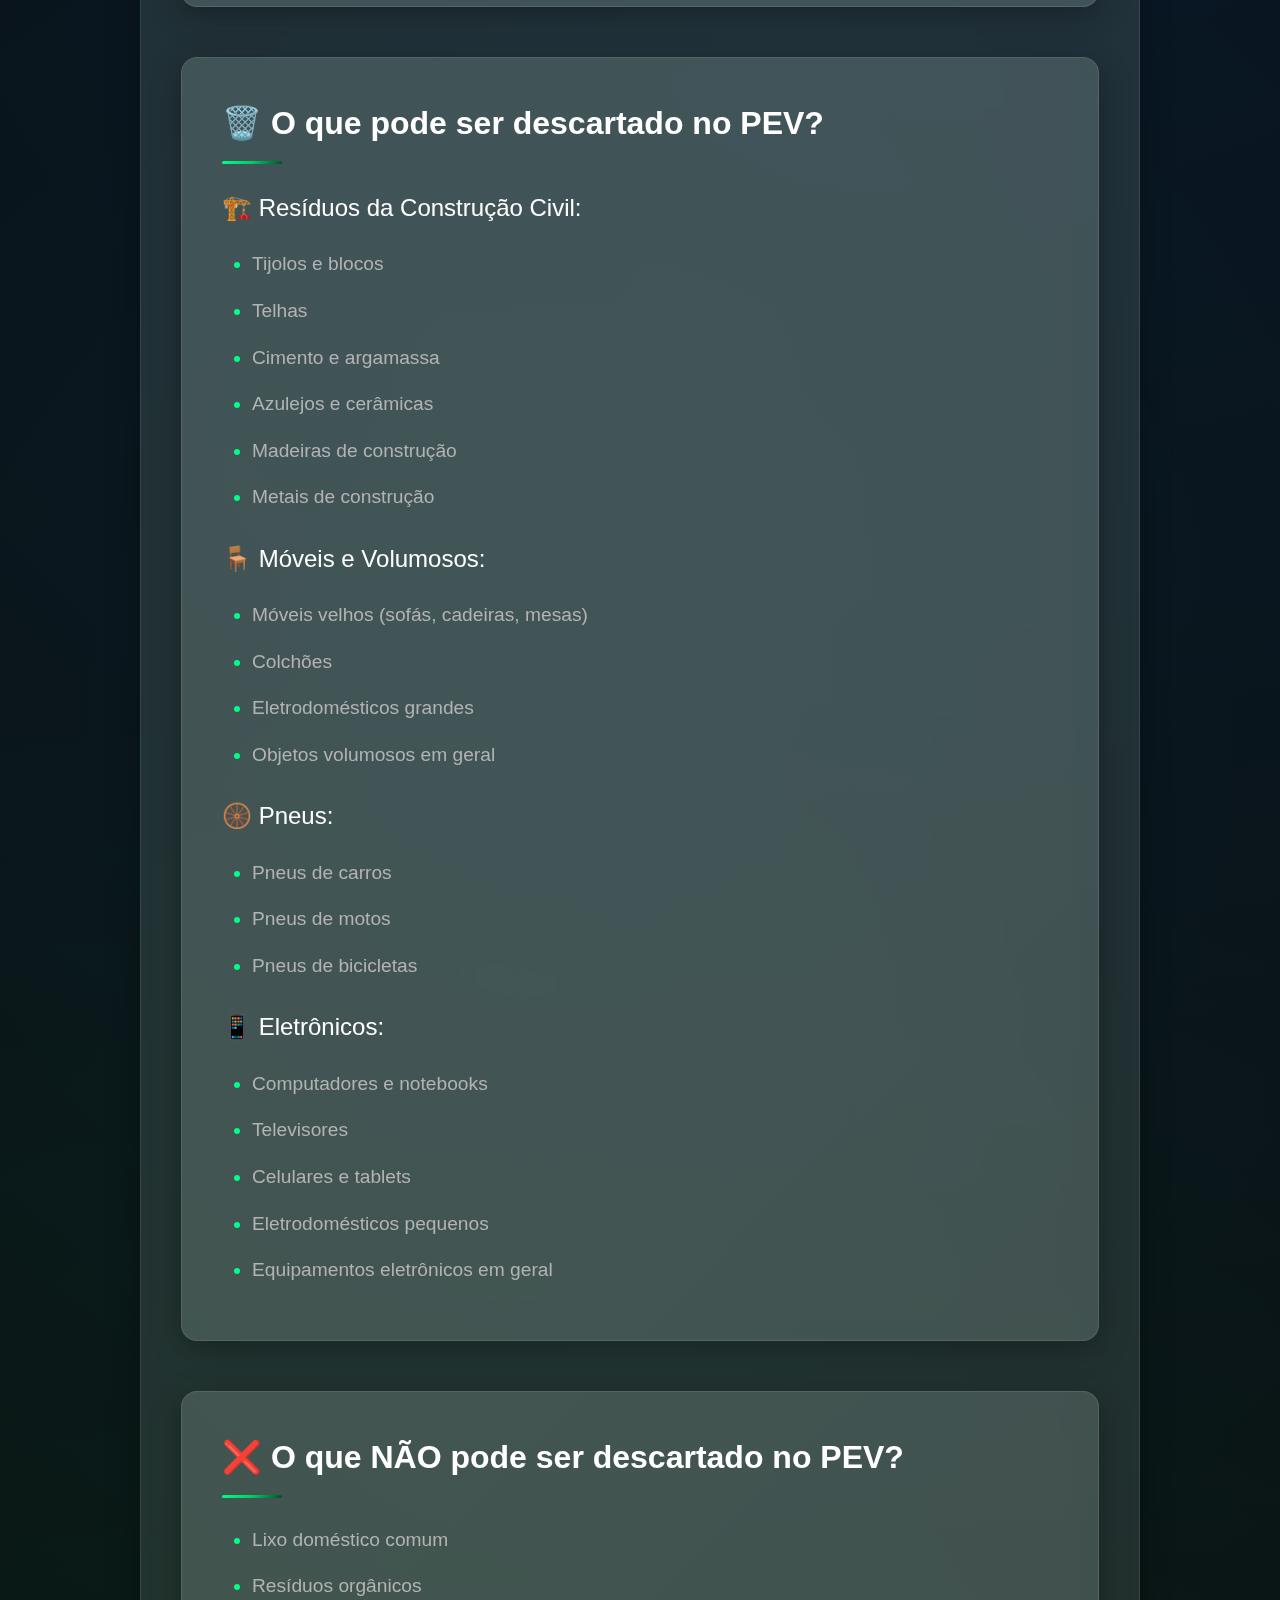
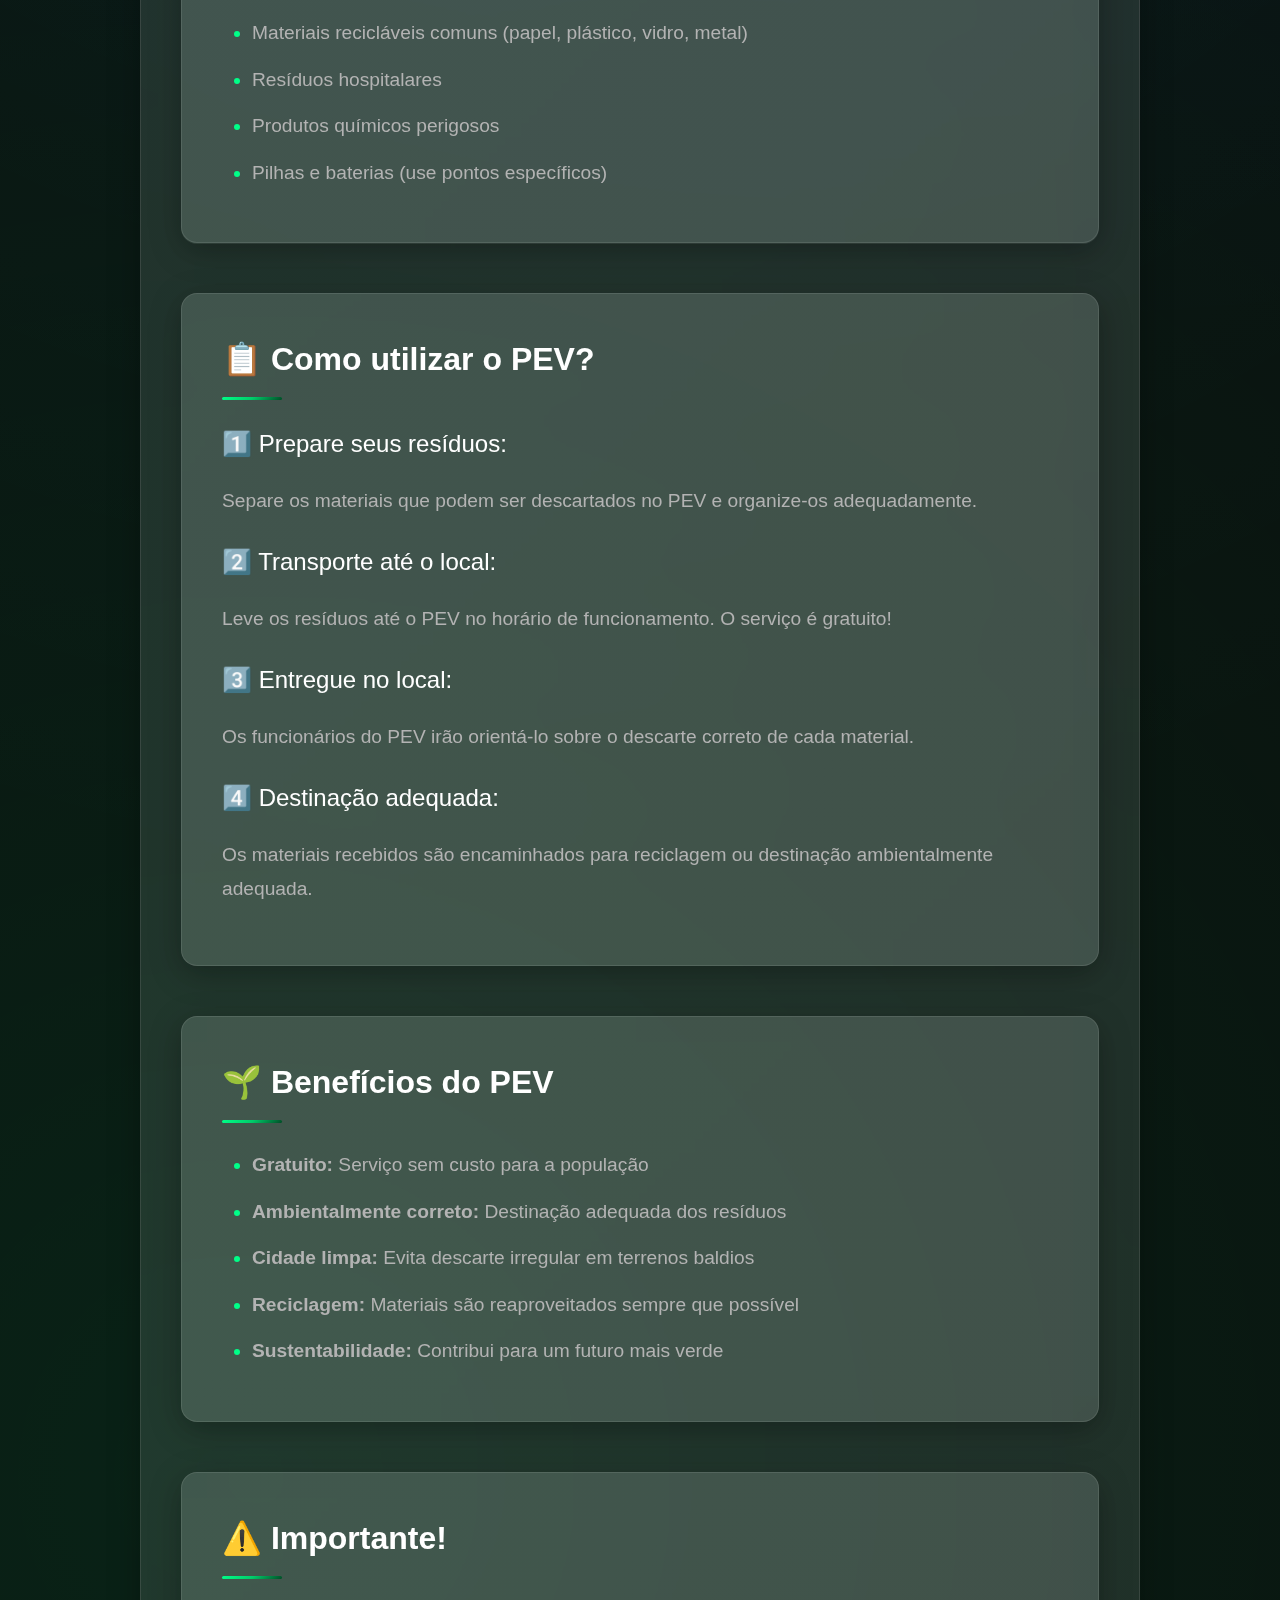
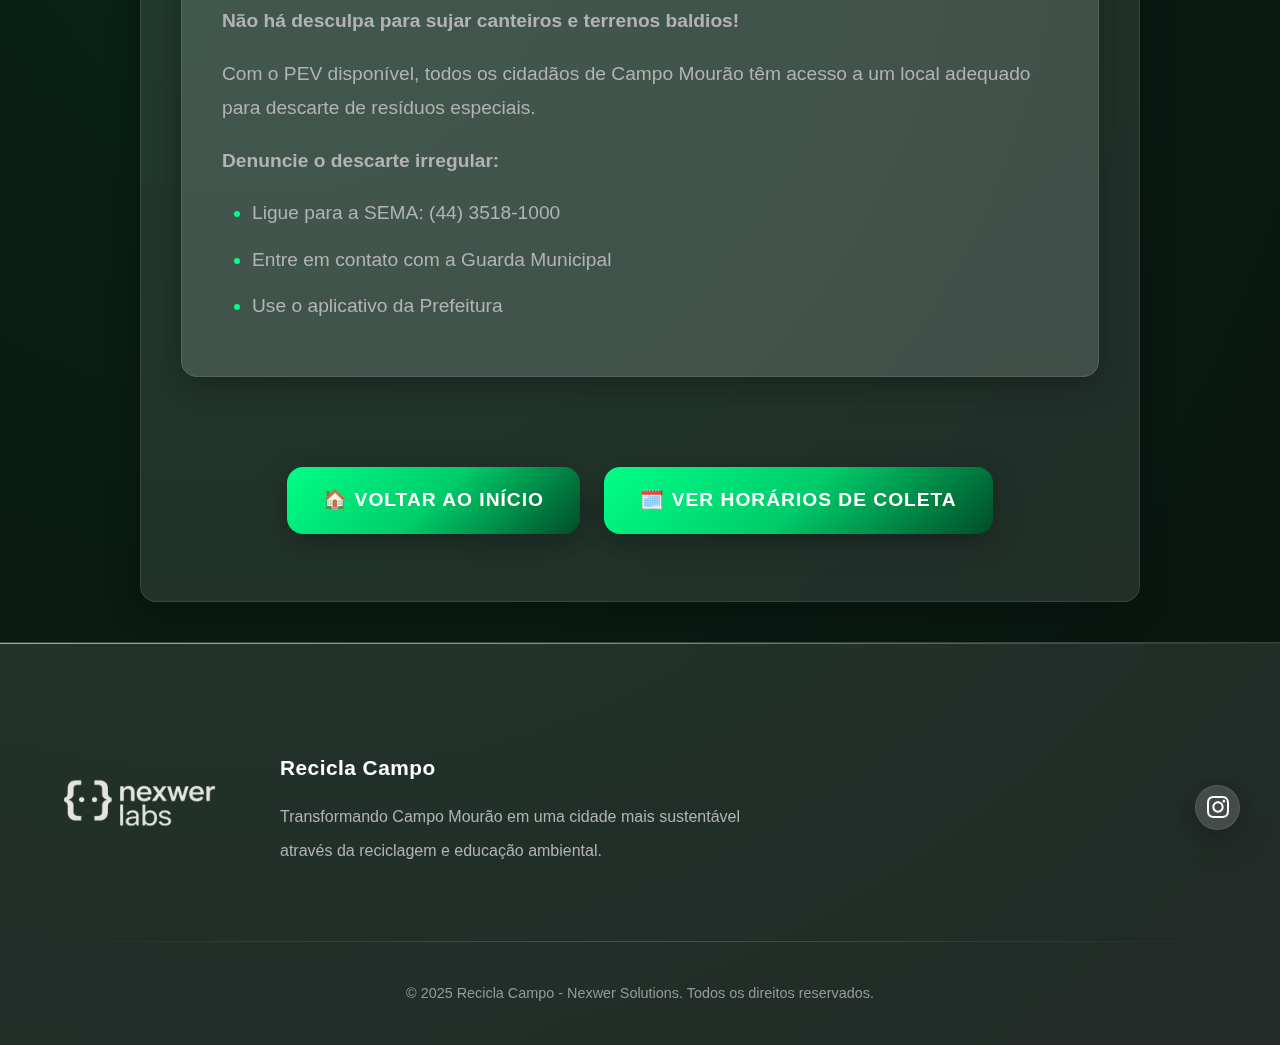
<file: pages/pev-ponto-entrega.html>
<!DOCTYPE html>
<html lang="pt-BR">
<head>
  <meta charset="UTF-8" />
  <meta name="viewport" content="width=device-width, initial-scale=1.0" />
  <title>Ponto de Entrega Voluntária - Recicla Campo</title>
  <link rel="stylesheet" href="../style.css" />
  <link rel="shortcut icon" href="../img/favicon.png" type="image/x-icon">
</head>
<body>
  <header>
  <a href="../index.html" class="home-link"><img src="../img/reciclaLogo.png" style="width: 300px; height: auto;" alt="Recicla Campo Logo"></a>
  </header>
  
  <main class="content">
    <h1 class="page-title">📍 Ponto de Entrega Voluntária (PEV)</h1>

    <div class="section">
      <h2>🏢 O que é o PEV?</h2>
      <p>O Ponto de Entrega Voluntária (PEV) de Campo Mourão é um local fixo que oferece um serviço <strong>gratuito</strong> para realizar o descarte adequado de resíduos que não são coletados pela coleta domiciliar comum.</p>
      
      <p>É uma iniciativa da Prefeitura Municipal para facilitar o descarte correto de materiais especiais, contribuindo para a preservação do meio ambiente e mantendo nossa cidade limpa e organizada.</p>
    </div>

    <div class="section">
      <h2>📍 Localização e Horários</h2>
      
      <h3>🗺️ Endereço:</h3>
      <p><strong>Rua José Bonifácio, 1370 - Centro, Campo Mourão/PR</strong></p>
      <p><em>(Ao lado da Secretaria de Meio Ambiente e Bem-estar Animal - SEMA)</em></p>

      <h3>🕐 Horário de Funcionamento:</h3>
      <p><strong>Segunda a Sexta-feira:</strong> 8h às 11h30 e 13h30 às 16h30</p>
      
      <h3>📞 Contato:</h3>
      <p><strong>Telefone:</strong> (44) 3518-1000</p>
    </div>

    <div class="section">
      <h2>🗑️ O que pode ser descartado no PEV?</h2>
      
      <h3>🏗️ Resíduos da Construção Civil:</h3>
      <ul>
        <li>Tijolos e blocos</li>
        <li>Telhas</li>
        <li>Cimento e argamassa</li>
        <li>Azulejos e cerâmicas</li>
        <li>Madeiras de construção</li>
        <li>Metais de construção</li>
      </ul>

      <h3>🪑 Móveis e Volumosos:</h3>
      <ul>
        <li>Móveis velhos (sofás, cadeiras, mesas)</li>
        <li>Colchões</li>
        <li>Eletrodomésticos grandes</li>
        <li>Objetos volumosos em geral</li>
      </ul>

      <h3>🛞 Pneus:</h3>
      <ul>
        <li>Pneus de carros</li>
        <li>Pneus de motos</li>
        <li>Pneus de bicicletas</li>
      </ul>

      <h3>📱 Eletrônicos:</h3>
      <ul>
        <li>Computadores e notebooks</li>
        <li>Televisores</li>
        <li>Celulares e tablets</li>
        <li>Eletrodomésticos pequenos</li>
        <li>Equipamentos eletrônicos em geral</li>
      </ul>
    </div>

    <div class="section">
      <h2>❌ O que NÃO pode ser descartado no PEV?</h2>
      <ul>
        <li>Lixo doméstico comum</li>
        <li>Resíduos orgânicos</li>
        <li>Materiais recicláveis comuns (papel, plástico, vidro, metal)</li>
        <li>Resíduos hospitalares</li>
        <li>Produtos químicos perigosos</li>
        <li>Pilhas e baterias (use pontos específicos)</li>
      </ul>
    </div>

    <div class="section">
      <h2>📋 Como utilizar o PEV?</h2>
      
      <h3>1️⃣ Prepare seus resíduos:</h3>
      <p>Separe os materiais que podem ser descartados no PEV e organize-os adequadamente.</p>

      <h3>2️⃣ Transporte até o local:</h3>
      <p>Leve os resíduos até o PEV no horário de funcionamento. O serviço é gratuito!</p>

      <h3>3️⃣ Entregue no local:</h3>
      <p>Os funcionários do PEV irão orientá-lo sobre o descarte correto de cada material.</p>

      <h3>4️⃣ Destinação adequada:</h3>
      <p>Os materiais recebidos são encaminhados para reciclagem ou destinação ambientalmente adequada.</p>
    </div>

    <div class="section">
      <h2>🌱 Benefícios do PEV</h2>
      <ul>
        <li><strong>Gratuito:</strong> Serviço sem custo para a população</li>
        <li><strong>Ambientalmente correto:</strong> Destinação adequada dos resíduos</li>
        <li><strong>Cidade limpa:</strong> Evita descarte irregular em terrenos baldios</li>
        <li><strong>Reciclagem:</strong> Materiais são reaproveitados sempre que possível</li>
        <li><strong>Sustentabilidade:</strong> Contribui para um futuro mais verde</li>
      </ul>
    </div>

    <div class="section">
      <h2>⚠️ Importante!</h2>
      <p><strong>Não há desculpa para sujar canteiros e terrenos baldios!</strong></p>
      <p>Com o PEV disponível, todos os cidadãos de Campo Mourão têm acesso a um local adequado para descarte de resíduos especiais.</p>
      
      <p><strong>Denuncie o descarte irregular:</strong></p>
      <ul>
        <li>Ligue para a SEMA: (44) 3518-1000</li>
        <li>Entre em contato com a Guarda Municipal</li>
        <li>Use o aplicativo da Prefeitura</li>
      </ul>
    </div>

    <div style="text-align: center; margin-top: 40px;">
      <a href="../index.html" class="btn">🏠 Voltar ao Início</a>
      <a href="horarios-coleta.html" class="btn">🗓️ Ver Horários de Coleta</a>
    </div>
  </main>

  <footer>
    <div class="footer-content">
      <div class="footer-logo">
  <img src="../img/nexwer.png" alt="Nexwer Solutions" />
      </div>

      <div class="footer-info">
        <h3>Recicla Campo</h3>
        <div class="footer-contact">
          <p>Transformando Campo Mourão em uma cidade mais sustentável</p>
          <p>através da reciclagem e educação ambiental.</p>
        </div>
      </div>

      <div class="footer-social">
        <a href="https://instagram.com/nexwer.jr" target="_blank" rel="noopener noreferrer" class="social-link" aria-label="Instagram Nexwer">
          <svg xmlns="http://www.w3.org/2000/svg" viewBox="0 0 24 24" fill="currentColor">
            <path d="M12 2.163c3.204 0 3.584.012 4.85.07 3.252.148 4.771 1.691 4.919 4.919.058 1.265.069 1.645.069 4.849 0 3.205-.012 3.584-.069 4.849-.149 3.225-1.664 4.771-4.919 4.919-1.266.058-1.644.07-4.85.07-3.204 0-3.584-.012-4.849-.07-3.26-.149-4.771-1.699-4.919-4.92-.058-1.265-.07-1.644-.07-4.849 0-3.204.013-3.583.07-4.849.149-3.227 1.664-4.771 4.919-4.919 1.266-.057 1.645-.069 4.849-.069zm0-2.163c-3.259 0-3.667.014-4.947.072-4.358.2-6.78 2.618-6.98 6.98-.059 1.281-.073 1.689-.073 4.948 0 3.259.014 3.668.072 4.948.2 4.358 2.618 6.78 6.98 6.98 1.281.058 1.689.072 4.948.072 3.259 0 3.668-.014 4.948-.072 4.354-.2 6.782-2.618 6.979-6.98.059-1.28.073-1.689.073-4.948 0-3.259-.014-3.667-.072-4.947-.196-4.354-2.617-6.78-6.979-6.98-1.281-.059-1.69-.073-4.949-.073zm0 5.838c-3.403 0-6.162 2.759-6.162 6.162s2.759 6.163 6.162 6.163 6.162-2.759 6.162-6.163c0-3.403-2.759-6.162-6.162-6.162zm0 10.162c-2.209 0-4-1.79-4-4 0-2.209 1.791-4 4-4s4 1.791 4 4c0 2.21-1.791 4-4 4zm6.406-11.845c-.796 0-1.441.645-1.441 1.44s.645 1.44 1.441 1.44c.795 0 1.439-.645 1.439-1.44s-.644-1.44-1.439-1.44z"/>
          </svg>
        </a>
      </div>
    </div>

    <div class="footer-divider"></div>

    <div class="footer-bottom">
      <p>&copy; 2025 Recicla Campo - Nexwer Solutions. Todos os direitos reservados.</p>
    </div>
  </footer>
</body>
</html>
</file>
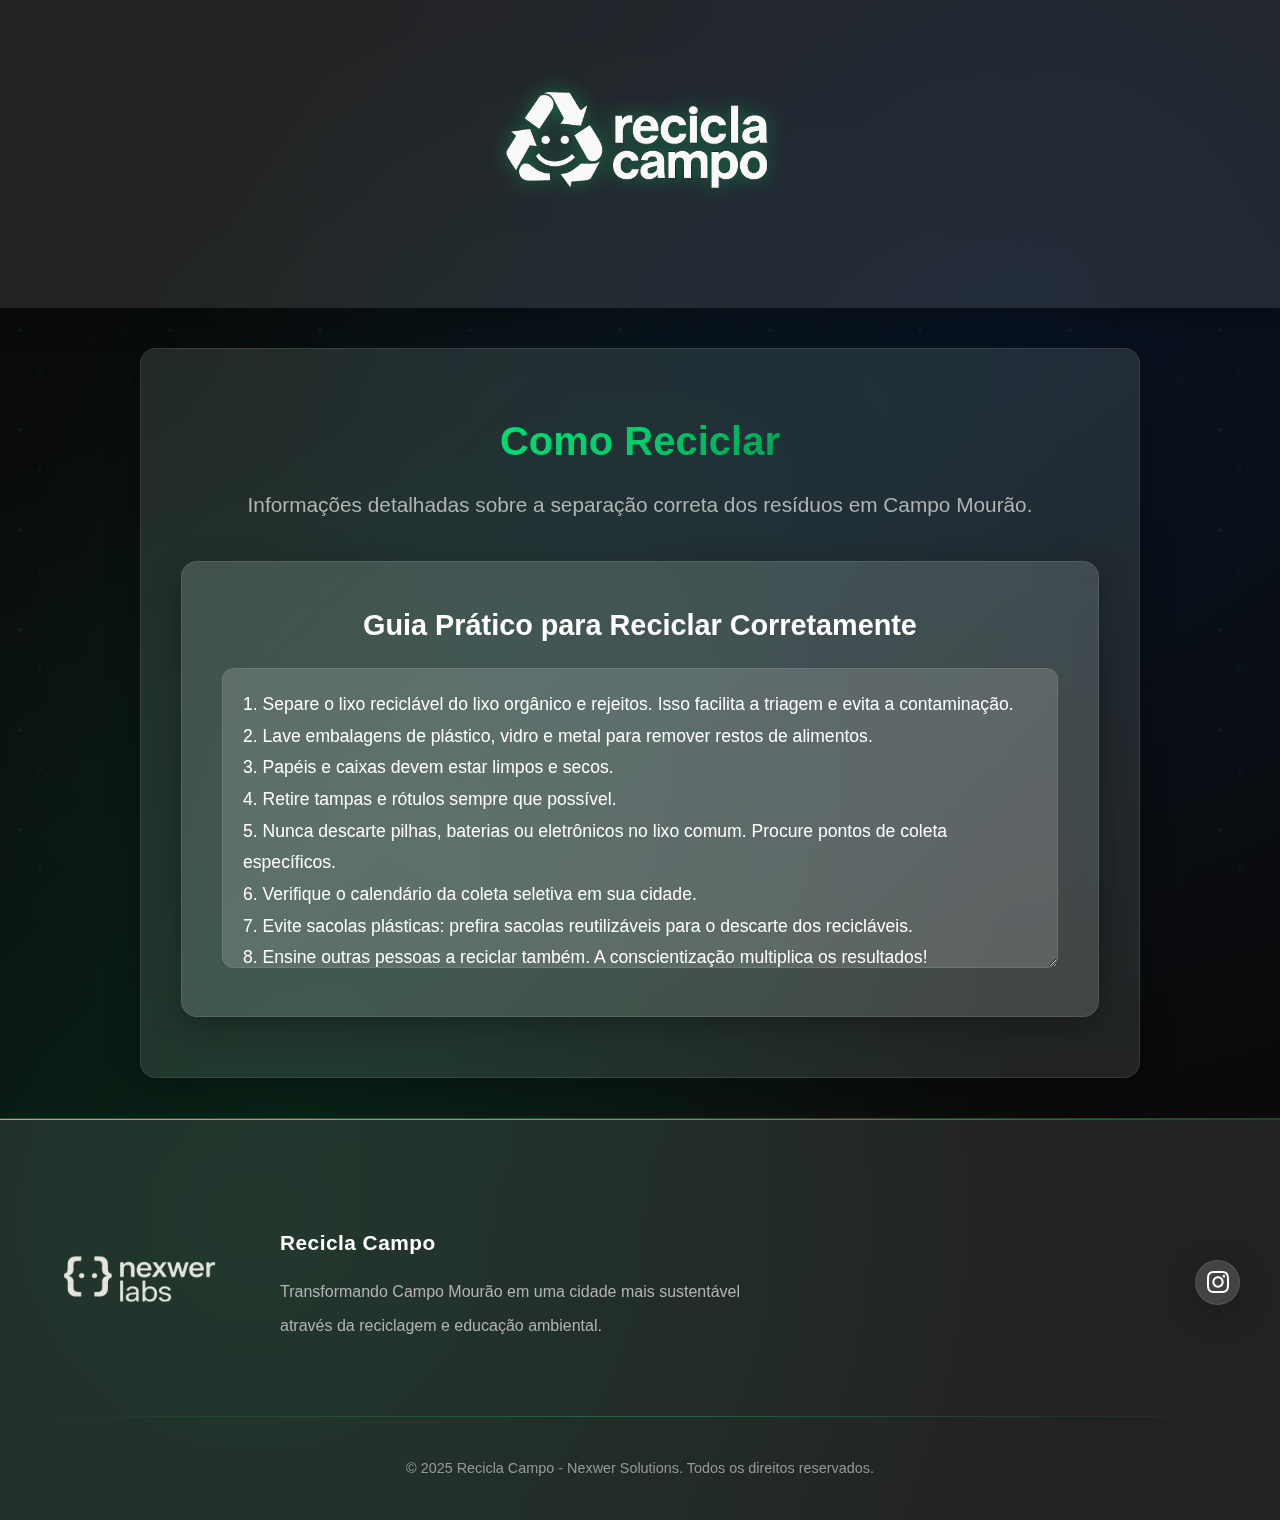
<file: pages/reciclagem.html>
<!DOCTYPE html>
<html lang="pt-BR">
<head>
  <meta charset="UTF-8" />
  <meta name="viewport" content="width=device-width, initial-scale=1.0" />
  <title>Reciclagem - Recicla Campo</title>
  <link rel="stylesheet" href="../style.css" />
  <link rel="shortcut icon" href="../img/favicon.png" type="image/x-icon">
</head>
<body>
  <header>
  <a href="../index.html" class="home-link"><img src="../img/reciclaLogo.png" style="width: 300px; height: auto;" alt="Recicla Campo Logo"></a>
  </header>

  <main class="content">
    <div id="text">
    <h2>Como Reciclar</h2>
    <p>Informações detalhadas sobre a separação correta dos resíduos em Campo Mourão.</p>
    </div>
    <div class="reciclagem-box">
      <h3>Guia Prático para Reciclar Corretamente</h3>
      <textarea readonly>
1. Separe o lixo reciclável do lixo orgânico e rejeitos. Isso facilita a triagem e evita a contaminação.
2. Lave embalagens de plástico, vidro e metal para remover restos de alimentos.
3. Papéis e caixas devem estar limpos e secos.
4. Retire tampas e rótulos sempre que possível.
5. Nunca descarte pilhas, baterias ou eletrônicos no lixo comum. Procure pontos de coleta específicos.
6. Verifique o calendário da coleta seletiva em sua cidade.
7. Evite sacolas plásticas: prefira sacolas reutilizáveis para o descarte dos recicláveis.
8. Ensine outras pessoas a reciclar também. A conscientização multiplica os resultados!

Juntos podemos transformar o lixo em um recurso!
      </textarea>
    </div>
  </main>

  <footer>
    <div class="footer-content">
      <div class="footer-logo">
  <img src="../img/nexwer.png" alt="Nexwer Solutions" />
      </div>

      <div class="footer-info">
        <h3>Recicla Campo</h3>
        <div class="footer-contact">
          <p>Transformando Campo Mourão em uma cidade mais sustentável</p>
          <p>através da reciclagem e educação ambiental.</p>
        </div>
      </div>

      <div class="footer-social">
        <a href="https://instagram.com/nexwer.jr" target="_blank" rel="noopener noreferrer" class="social-link" aria-label="Instagram Nexwer">
          <svg xmlns="http://www.w3.org/2000/svg" viewBox="0 0 24 24" fill="currentColor">
            <path d="M12 2.163c3.204 0 3.584.012 4.85.07 3.252.148 4.771 1.691 4.919 4.919.058 1.265.069 1.645.069 4.849 0 3.205-.012 3.584-.069 4.849-.149 3.225-1.664 4.771-4.919 4.919-1.266.058-1.644.07-4.85.07-3.204 0-3.584-.012-4.849-.07-3.26-.149-4.771-1.699-4.919-4.92-.058-1.265-.07-1.644-.07-4.849 0-3.204.013-3.583.07-4.849.149-3.227 1.664-4.771 4.919-4.919 1.266-.057 1.645-.069 4.849-.069zm0-2.163c-3.259 0-3.667.014-4.947.072-4.358.2-6.78 2.618-6.98 6.98-.059 1.281-.073 1.689-.073 4.948 0 3.259.014 3.668.072 4.948.2 4.358 2.618 6.78 6.98 6.98 1.281.058 1.689.072 4.948.072 3.259 0 3.668-.014 4.948-.072 4.354-.2 6.782-2.618 6.979-6.98.059-1.28.073-1.689.073-4.948 0-3.259-.014-3.667-.072-4.947-.196-4.354-2.617-6.78-6.979-6.98-1.281-.059-1.69-.073-4.949-.073zm0 5.838c-3.403 0-6.162 2.759-6.162 6.162s2.759 6.163 6.162 6.163 6.162-2.759 6.162-6.163c0-3.403-2.759-6.162-6.162-6.162zm0 10.162c-2.209 0-4-1.79-4-4 0-2.209 1.791-4 4-4s4 1.791 4 4c0 2.21-1.791 4-4 4zm6.406-11.845c-.796 0-1.441.645-1.441 1.44s.645 1.44 1.441 1.44c.795 0 1.439-.645 1.439-1.44s-.644-1.44-1.439-1.44z"/>
          </svg>
        </a>
      </div>
    </div>

    <div class="footer-divider"></div>

    <div class="footer-bottom">
      <p>&copy; 2025 Recicla Campo - Nexwer Solutions. Todos os direitos reservados.</p>
    </div>
  </footer>
</body>
</html>
</file>
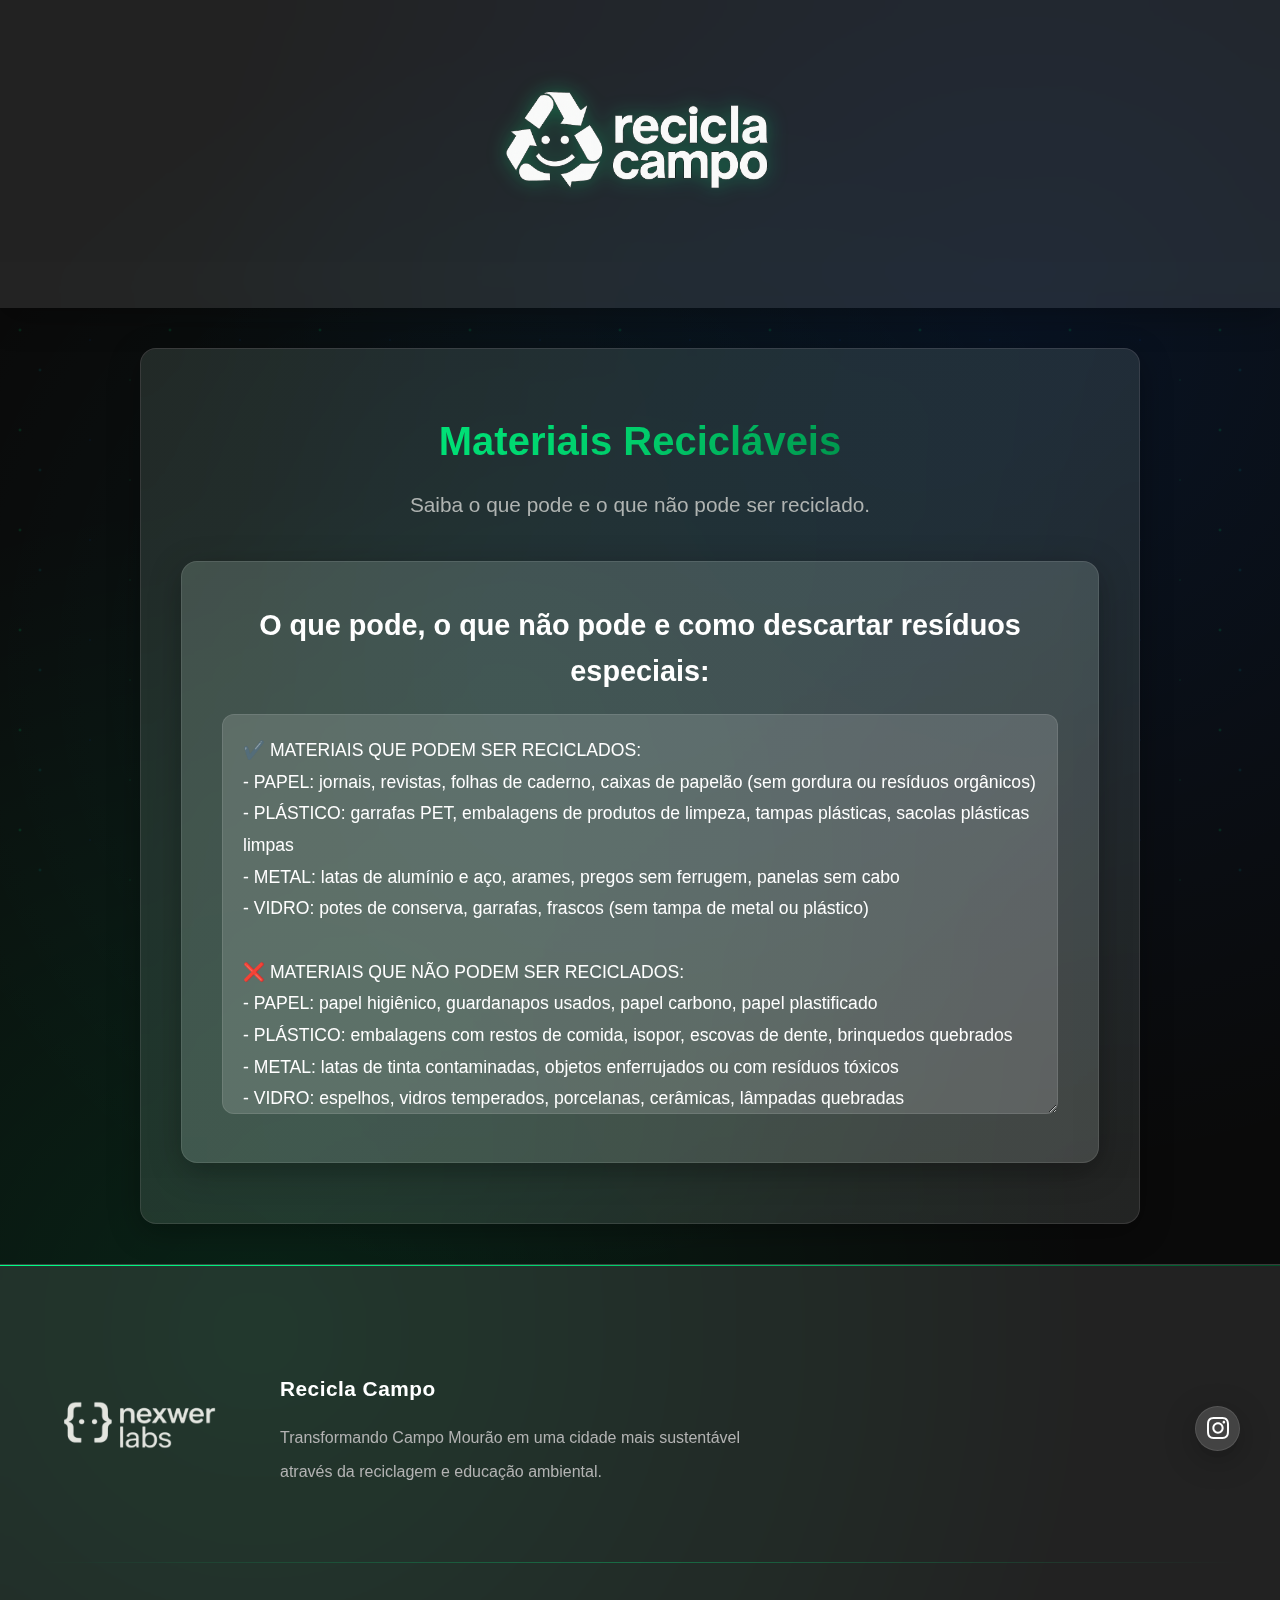
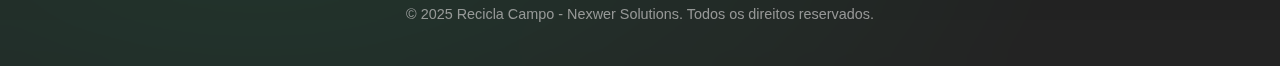
<file: pages/reciclaveis.html>
<!DOCTYPE html>
<html lang="pt-BR">
<head>
  <meta charset="UTF-8" />
  <meta name="viewport" content="width=device-width, initial-scale=1.0" />
  <title>Recicláveis - Recicla Campo</title>
  <link rel="stylesheet" href="../style.css" />
  <link rel="shortcut icon" href="../img/favicon.png" type="image/x-icon">
</head>
<body>
  <header>
  <a href="../index.html" class="home-link"><img src="../img/reciclaLogo.png" style="width: 300px; height: auto;" alt="Recicla Campo Logo"></a>
  </header>

  <main class="content">
    <div id="text">
    <h2>Materiais Recicláveis</h2>
    <p>Saiba o que pode e o que não pode ser reciclado.</p>
   </div>
    <div class="reciclaveis-info">
      <h3>O que pode, o que não pode e como descartar resíduos especiais:</h3>
      <textarea readonly>
✔️ MATERIAIS QUE PODEM SER RECICLADOS:
- PAPEL: jornais, revistas, folhas de caderno, caixas de papelão (sem gordura ou resíduos orgânicos)
- PLÁSTICO: garrafas PET, embalagens de produtos de limpeza, tampas plásticas, sacolas plásticas limpas
- METAL: latas de alumínio e aço, arames, pregos sem ferrugem, panelas sem cabo
- VIDRO: potes de conserva, garrafas, frascos (sem tampa de metal ou plástico)

❌ MATERIAIS QUE NÃO PODEM SER RECICLADOS:
- PAPEL: papel higiênico, guardanapos usados, papel carbono, papel plastificado
- PLÁSTICO: embalagens com restos de comida, isopor, escovas de dente, brinquedos quebrados
- METAL: latas de tinta contaminadas, objetos enferrujados ou com resíduos tóxicos
- VIDRO: espelhos, vidros temperados, porcelanas, cerâmicas, lâmpadas quebradas

⚠️ RESÍDUOS ESPECIAIS (devem ser descartados em pontos de coleta específicos):
- ELETRÔNICOS: pilhas, baterias, celulares, carregadores, computadores, eletrodomésticos
- MEDICAMENTOS VENCIDOS: comprimidos, ampolas, frascos — leve a farmácias que recebam esse tipo de descarte
- ÓLEO DE COZINHA: armazenar em garrafa PET e entregar em pontos de coleta (nunca jogar na pia!)
- LÂMPADAS FLUORESCENTES E LED: contém mercúrio e outros materiais tóxicos — descarte especial obrigatório
- TINTAS, SOLVENTES, SPRAYS: resíduos perigosos ao meio ambiente — leve a ecopontos ou locais especializados

🔎 Dica: Limpe os recicláveis antes do descarte. Consulte o serviço de coleta seletiva da sua cidade!
      </textarea>
    </div>
  </main>

  <footer>
    <div class="footer-content">
      <div class="footer-logo">
  <img src="../img/nexwer.png" alt="Nexwer Solutions" />
      </div>

      <div class="footer-info">
        <h3>Recicla Campo</h3>
        <div class="footer-contact">
          <p>Transformando Campo Mourão em uma cidade mais sustentável</p>
          <p>através da reciclagem e educação ambiental.</p>
        </div>
      </div>

      <div class="footer-social">
        <a href="https://instagram.com/nexwer.jr" target="_blank" rel="noopener noreferrer" class="social-link" aria-label="Instagram Nexwer">
          <svg xmlns="http://www.w3.org/2000/svg" viewBox="0 0 24 24" fill="currentColor">
            <path d="M12 2.163c3.204 0 3.584.012 4.85.07 3.252.148 4.771 1.691 4.919 4.919.058 1.265.069 1.645.069 4.849 0 3.205-.012 3.584-.069 4.849-.149 3.225-1.664 4.771-4.919 4.919-1.266.058-1.644.07-4.85.07-3.204 0-3.584-.012-4.849-.07-3.26-.149-4.771-1.699-4.919-4.92-.058-1.265-.07-1.644-.07-4.849 0-3.204.013-3.583.07-4.849.149-3.227 1.664-4.771 4.919-4.919 1.266-.057 1.645-.069 4.849-.069zm0-2.163c-3.259 0-3.667.014-4.947.072-4.358.2-6.78 2.618-6.98 6.98-.059 1.281-.073 1.689-.073 4.948 0 3.259.014 3.668.072 4.948.2 4.358 2.618 6.78 6.98 6.98 1.281.058 1.689.072 4.948.072 3.259 0 3.668-.014 4.948-.072 4.354-.2 6.782-2.618 6.979-6.98.059-1.28.073-1.689.073-4.948 0-3.259-.014-3.667-.072-4.947-.196-4.354-2.617-6.78-6.979-6.98-1.281-.059-1.69-.073-4.949-.073zm0 5.838c-3.403 0-6.162 2.759-6.162 6.162s2.759 6.163 6.162 6.163 6.162-2.759 6.162-6.163c0-3.403-2.759-6.162-6.162-6.162zm0 10.162c-2.209 0-4-1.79-4-4 0-2.209 1.791-4 4-4s4 1.791 4 4c0 2.21-1.791 4-4 4zm6.406-11.845c-.796 0-1.441.645-1.441 1.44s.645 1.44 1.441 1.44c.795 0 1.439-.645 1.439-1.44s-.644-1.44-1.439-1.44z"/>
          </svg>
        </a>
      </div>
    </div>

    <div class="footer-divider"></div>

    <div class="footer-bottom">
      <p>&copy; 2025 Recicla Campo - Nexwer Solutions. Todos os direitos reservados.</p>
    </div>
  </footer>
</body>
</html>
</file>
<file: style.css>
/* Reset e base */
* {
  margin: 0;
  padding: 0;
  box-sizing: border-box;
}

:root {
  /* Paleta Dark Mode (padrão) */
  --primary-green: #00ff88;
  --secondary-green: #00cc6a;
  --dark-green: #004d26;
  --accent-cyan: #00ffff;
  --accent-blue: #0066ff;
  --dark-bg: #0a0a0a;
  --card-bg: rgba(255, 255, 255, 0.05);
  --glass-bg: rgba(255, 255, 255, 0.1);
  --text-primary: #ffffff;
  --text-secondary: #b3b3b3;
  --gradient-primary: linear-gradient(135deg, #00ff88 0%, #00cc6a 50%, #004d26 100%);
  --gradient-secondary: linear-gradient(135deg, #00ffff 0%, #0066ff 100%);
  --shadow-glow: 0 0 20px rgba(0, 255, 136, 0.3);
  --shadow-card: 0 8px 32px rgba(0, 0, 0, 0.3);
  --border-radius: 16px;
  --transition: all 0.3s cubic-bezier(0.4, 0, 0.2, 1);
  --particle-color-1: rgba(0, 255, 136, 0.3);
  --particle-color-2: rgba(0, 255, 255, 0.2);
  --particle-color-3: rgba(0, 102, 255, 0.3);
}

/* Light Mode */
body.light-mode {
  --primary-green: #00994d;
  --secondary-green: #00b359;
  --dark-green: #004d26;
  --accent-cyan: #00a3a3;
  --accent-blue: #0052cc;
  --dark-bg: #e8e6e1;
  --card-bg: rgba(248, 246, 243, 0.85);
  --glass-bg: rgba(0, 153, 77, 0.18);
  --text-primary: #2a2a2a;
  --text-secondary: #5a5a5a;
  --gradient-primary: linear-gradient(135deg, #00994d 0%, #00b359 50%, #00cc6a 100%);
  --gradient-secondary: linear-gradient(135deg, #00a3a3 0%, #0052cc 100%);
  --shadow-glow: 0 0 20px rgba(0, 153, 77, 0.35);
  --shadow-card: 0 8px 32px rgba(0, 0, 0, 0.08);
  --particle-color-1: rgba(0, 153, 77, 0.18);
  --particle-color-2: rgba(0, 163, 163, 0.12);
  --particle-color-3: rgba(0, 82, 204, 0.15);
  --header-footer-bg: rgba(0, 153, 77, 0.35);
}

body {
  font-family: 'Inter', 'Segoe UI', 'Roboto', sans-serif;
  background: var(--dark-bg);
  background-image: 
    radial-gradient(circle at 20% 80%, rgba(0, 255, 136, 0.1) 0%, transparent 50%),
    radial-gradient(circle at 80% 20%, rgba(0, 102, 255, 0.1) 0%, transparent 50%),
    radial-gradient(circle at 40% 40%, rgba(0, 255, 255, 0.05) 0%, transparent 50%);
  color: var(--text-primary);
  display: flex;
  flex-direction: column;
  align-items: center;
  justify-content: flex-start;
  min-height: 100vh;
  line-height: 1.6;
  overflow-x: hidden;
  transition: background 0.5s ease, color 0.5s ease;
}

/* Animação de partículas de fundo */
body::before {
  content: '';
  position: fixed;
  top: 0;
  left: 0;
  width: 100%;
  height: 100%;
  background-image: 
    radial-gradient(2px 2px at 20px 30px, var(--particle-color-1), transparent),
    radial-gradient(2px 2px at 40px 70px, var(--particle-color-2), transparent),
    radial-gradient(1px 1px at 90px 40px, var(--particle-color-3), transparent),
    radial-gradient(1px 1px at 130px 80px, var(--particle-color-1), transparent);
  background-repeat: repeat;
  background-size: 150px 100px;
  animation: particleFloat 20s linear infinite;
  pointer-events: none;
  z-index: -1;
  opacity: 0.6;
  transition: opacity 0.5s ease;
}

body.light-mode::before {
  opacity: 0.4;
}

body.light-mode {
  background-image: 
    radial-gradient(circle at 20% 80%, rgba(0, 153, 77, 0.1) 0%, transparent 50%),
    radial-gradient(circle at 80% 20%, rgba(0, 82, 204, 0.08) 0%, transparent 50%),
    radial-gradient(circle at 40% 40%, rgba(0, 163, 163, 0.06) 0%, transparent 50%);
}

@keyframes particleFloat {
  0% { transform: translateY(0px) translateX(0px); }
  33% { transform: translateY(-100px) translateX(100px); }
  66% { transform: translateY(-200px) translateX(-100px); }
  100% { transform: translateY(-300px) translateX(0px); }
}

/* Botão Theme Toggle */
.theme-toggle {
  position: fixed;
  top: 20px;
  right: 20px;
  z-index: 1000;
  background: var(--glass-bg);
  backdrop-filter: blur(20px);
  -webkit-backdrop-filter: blur(20px);
  border: 1px solid rgba(255, 255, 255, 0.1);
  border-radius: 50px;
  padding: 12px 20px;
  display: flex;
  align-items: center;
  gap: 10px;
  cursor: pointer;
  transition: var(--transition);
  box-shadow: var(--shadow-card);
  color: var(--text-primary);
  font-weight: 600;
  font-size: 0.9em;
}

.theme-toggle:hover {
  transform: scale(1.05);
  box-shadow: var(--shadow-glow), var(--shadow-card);
  border-color: var(--primary-green);
}

.theme-toggle:active {
  transform: scale(0.95);
}

.theme-icon {
  width: 20px;
  height: 20px;
  display: flex;
  align-items: center;
  justify-content: center;
  transition: var(--transition);
}

.theme-icon svg {
  width: 100%;
  height: 100%;
  fill: var(--text-primary);
  transition: var(--transition);
}

.theme-toggle:hover .theme-icon {
  transform: rotate(20deg);
}

/* Cabeçalho futurista */
body.light-mode header {
  border: 1px solid rgba(0, 153, 77, 0.25);
  background: var(--header-footer-bg);
  backdrop-filter: blur(25px);
  -webkit-backdrop-filter: blur(25px);
}

body.light-mode header::before {
  background: linear-gradient(90deg, transparent, rgba(0, 153, 77, 0.2), transparent);
}

header::before {
  content: '';
  position: absolute;
  top: 0;
  left: -100%;
  width: 100%;
  height: 100%;
  background: linear-gradient(90deg, transparent, rgba(0, 255, 136, 0.1), transparent);
  animation: scanLine 3s infinite;
}

@keyframes scanLine {
  0% { left: -100%; }
  100% { left: 100%; }
}

header {
  background: var(--glass-bg);
  backdrop-filter: blur(20px);
  width: 100%;
  padding: 0;
  text-align: center;
  position: relative;
  overflow: hidden;
  box-shadow: var(--shadow-card);
}

header img {
  height: 80px;
  max-width: 300px;
  object-fit: contain;
  filter: drop-shadow(0 0 10px rgba(0, 255, 136, 0.3));
  transition: var(--transition);
  position: relative;
  z-index: 1;
  margin: 0 auto;
}


header img:hover {
  filter: drop-shadow(0 0 20px rgba(0, 255, 136, 0.5));
  transform: scale(1.05);
}

.home-link {
  text-decoration: none;
}

/* Dashboard com Slides */
.dashboard {
  width: 100%;
  max-width: 1400px;
  margin: 0 auto;
  padding: 40px 20px 80px;
}

.slider-container {
  position: relative;
  width: 100%;
  height: 600px;
  border-radius: var(--border-radius);
  overflow: hidden;
  margin-bottom: 60px;
  box-shadow: var(--shadow-card);
}

.slide {
  position: absolute;
  top: 0;
  left: 0;
  width: 100%;
  height: 100%;
  display: flex;
  align-items: center;
  justify-content: space-between;
  padding: 80px 100px;
  gap: 60px;
  background: var(--card-bg);
  backdrop-filter: blur(30px) saturate(180%);
  -webkit-backdrop-filter: blur(30px) saturate(180%);
  border: 1px solid rgba(255, 255, 255, 0.1);
  opacity: 0;
  transform: translateX(100%);
  transition: all 0.8s cubic-bezier(0.4, 0, 0.2, 1);
  pointer-events: none;
}

.slide.active {
  opacity: 1;
  transform: translateX(0);
  pointer-events: all;
}

body.light-mode .slide {
  border: 1px solid rgba(0, 0, 0, 0.1);
}

.slide-content {
  flex: 1;
  display: flex;
  flex-direction: column;
  gap: 30px;
  z-index: 2;
}

.slide-icon {
  width: 80px;
  height: 80px;
  background: var(--gradient-primary);
  border-radius: 20px;
  display: flex;
  align-items: center;
  justify-content: center;
  box-shadow: var(--shadow-glow);
  animation: iconPulse 3s ease-in-out infinite;
}

@keyframes iconPulse {
  0%, 100% { transform: scale(1); }
  50% { transform: scale(1.05); }
}

.slide-icon svg {
  width: 40px;
  height: 40px;
  stroke: #fff;
}

.slide-content h2 {
  font-size: 3.5em;
  font-weight: 700;
  background: var(--gradient-primary);
  -webkit-background-clip: text;
  -webkit-text-fill-color: transparent;
  background-clip: text;
  line-height: 1.2;
  letter-spacing: -1px;
}

.slide-content p {
  font-size: 1.4em;
  color: var(--text-secondary);
  line-height: 1.6;
  max-width: 600px;
}

.slide-btn {
  display: inline-flex;
  align-items: center;
  gap: 10px;
  padding: 20px 40px;
  background: var(--gradient-primary);
  color: #fff;
  text-decoration: none;
  border-radius: 50px;
  font-size: 1.2em;
  font-weight: 600;
  transition: var(--transition);
  box-shadow: var(--shadow-card);
  align-self: flex-start;
  text-transform: uppercase;
  letter-spacing: 1px;
}

.slide-btn:hover {
  transform: translateY(-3px) scale(1.05);
  box-shadow: var(--shadow-glow), var(--shadow-card);
}

.slide-visual {
  flex: 0 0 400px;
  height: 400px;
  display: flex;
  align-items: center;
  justify-content: center;
  position: relative;
}

.visual-icon {
  font-size: 250px;
  animation: float 4s ease-in-out infinite;
  filter: drop-shadow(0 10px 30px rgba(0, 255, 136, 0.3));
}

@keyframes float {
  0%, 100% { transform: translateY(0px) rotate(0deg); }
  50% { transform: translateY(-20px) rotate(5deg); }
}

/* Navegação do Slider */
.slider-nav {
  position: absolute;
  bottom: 40px;
  left: 50%;
  transform: translateX(-50%);
  display: flex;
  align-items: center;
  gap: 30px;
  z-index: 10;
}

.nav-btn {
  width: 50px;
  height: 50px;
  border-radius: 50%;
  background: var(--glass-bg);
  backdrop-filter: blur(20px);
  -webkit-backdrop-filter: blur(20px);
  border: 1px solid rgba(255, 255, 255, 0.2);
  display: flex;
  align-items: center;
  justify-content: center;
  cursor: pointer;
  transition: var(--transition);
  box-shadow: var(--shadow-card);
}

.nav-btn:hover {
  background: var(--primary-green);
  border-color: var(--primary-green);
  transform: scale(1.1);
  box-shadow: var(--shadow-glow);
}

.nav-btn svg {
  width: 24px;
  height: 24px;
  stroke: var(--text-primary);
}

.nav-btn:hover svg {
  stroke: #000;
}

.slider-dots {
  display: flex;
  gap: 12px;
}

.dot {
  width: 12px;
  height: 12px;
  border-radius: 50%;
  background: var(--text-secondary);
  opacity: 0.3;
  cursor: pointer;
  transition: var(--transition);
}

.dot.active {
  opacity: 1;
  background: var(--primary-green);
  transform: scale(1.3);
  box-shadow: 0 0 10px var(--primary-green);
}

.dot:hover {
  opacity: 0.7;
  transform: scale(1.2);
}

/* Acesso Rápido */
.quick-access {
  text-align: center;
  margin-top: 40px;
}

.quick-access h3 {
  font-size: 2em;
  color: var(--text-primary);
  margin-bottom: 30px;
  font-weight: 700;
}

.quick-cards {
  display: flex;
  gap: 30px;
  justify-content: center;
  flex-wrap: wrap;
}

.quick-card {
  flex: 0 1 250px;
  padding: 30px;
  background: var(--card-bg);
  backdrop-filter: blur(20px);
  -webkit-backdrop-filter: blur(20px);
  border: 1px solid rgba(255, 255, 255, 0.1);
  border-radius: var(--border-radius);
  text-decoration: none;
  color: var(--text-primary);
  transition: var(--transition);
  display: flex;
  flex-direction: column;
  align-items: center;
  gap: 15px;
  box-shadow: var(--shadow-card);
}

body.light-mode .quick-card {
  border: 1px solid rgba(0, 0, 0, 0.1);
}

.quick-card:hover {
  transform: translateY(-10px);
  border-color: var(--primary-green);
  box-shadow: var(--shadow-glow), var(--shadow-card);
}

.quick-icon {
  font-size: 3em;
  filter: drop-shadow(0 0 10px rgba(0, 255, 136, 0.3));
}

.quick-card span {
  font-size: 1.1em;
  font-weight: 600;
}

/* ============================================
   ESTILOS PARA PÁGINAS INTERNAS
   ============================================ */

/* Conteúdo principal futurista */
main.content {
  width: 100%;
  max-width: 1000px;
  margin: 0 auto;
  padding: 60px 40px;
  flex: 1;
  display: flex;
  flex-direction: column;
  align-items: center;
  background: var(--glass-bg);
  backdrop-filter: blur(20px);
  -webkit-backdrop-filter: blur(20px);
  border: 1px solid rgba(255, 255, 255, 0.1);
  border-radius: var(--border-radius);
  margin-top: 40px;
  margin-bottom: 40px;
  box-shadow: var(--shadow-card);
  position: relative;
}

body.light-mode main.content {
  border: 1px solid rgba(0, 0, 0, 0.1);
}

main.content::before {
  content: '';
  position: absolute;
  top: 0;
  left: 0;
  right: 0;
  bottom: 0;
  background: var(--gradient-primary);
  opacity: 0.02;
  border-radius: var(--border-radius);
  pointer-events: none;
}

/* Estilos para páginas internas */
.page-title {
  font-size: 3em;
  background: var(--gradient-primary);
  -webkit-background-clip: text;
  -webkit-text-fill-color: transparent;
  background-clip: text;
  text-align: center;
  margin-bottom: 40px;
  font-weight: 700;
  letter-spacing: 2px;
  filter: drop-shadow(0 0 10px rgba(0, 255, 136, 0.3));
}

.section {
  margin-bottom: 50px;
  padding: 40px;
  background: var(--card-bg);
  backdrop-filter: blur(10px);
  -webkit-backdrop-filter: blur(10px);
  border: 1px solid rgba(255, 255, 255, 0.1);
  border-radius: var(--border-radius);
  box-shadow: var(--shadow-card);
  position: relative;
  transition: var(--transition);
  width: 100%;
}

body.light-mode .section {
  border: 1px solid rgba(0, 0, 0, 0.1);
}

.section:hover {
  border-color: var(--primary-green);
  box-shadow: var(--shadow-glow), var(--shadow-card);
}

.section h2 {
  color: var(--text-primary);
  font-size: 2em;
  margin-bottom: 25px;
  font-weight: 600;
  position: relative;
  padding-bottom: 15px;
}

.section h2::after {
  content: '';
  position: absolute;
  bottom: 0;
  left: 0;
  width: 60px;
  height: 3px;
  background: var(--gradient-primary);
  border-radius: 2px;
}

.section h3 {
  color: var(--text-primary);
  font-size: 1.5em;
  margin: 25px 0 20px;
  font-weight: 500;
}

.section p, .section li {
  font-size: 1.2em;
  line-height: 1.8;
  margin-bottom: 18px;
  color: var(--text-secondary);
}

.section ul {
  padding-left: 30px;
}

.section li {
  margin-bottom: 12px;
  position: relative;
}

.section li::marker {
  color: var(--primary-green);
}

/* Botões futuristas */
.btn {
  display: inline-block;
  padding: 18px 36px;
  background: var(--gradient-primary);
  color: var(--text-primary);
  text-decoration: none;
  border-radius: var(--border-radius);
  font-size: 1.2em;
  font-weight: 600;
  transition: var(--transition);
  border: none;
  cursor: pointer;
  position: relative;
  overflow: hidden;
  text-transform: uppercase;
  letter-spacing: 1px;
  box-shadow: var(--shadow-card);
  margin: 0 10px;
}

.btn::before {
  content: '';
  position: absolute;
  top: 0;
  left: -100%;
  width: 100%;
  height: 100%;
  background: linear-gradient(90deg, transparent, rgba(255, 255, 255, 0.2), transparent);
  transition: var(--transition);
}

.btn:hover {
  transform: translateY(-3px);
  box-shadow: var(--shadow-glow), var(--shadow-card);
}

.btn:hover::before {
  left: 100%;
}

/* ============================================
   PÁGINA: COLETA.HTML
   ============================================ */

#text {
  text-align: center;
  margin-bottom: 40px;
  width: 100%;
}

#text h2 {
  font-size: 2.5em;
  background: var(--gradient-primary);
  -webkit-background-clip: text;
  -webkit-text-fill-color: transparent;
  background-clip: text;
  margin-bottom: 15px;
  font-weight: 700;
}

#text p {
  font-size: 1.3em;
  color: var(--text-secondary);
}

.dias-coleta {
  width: 100%;
  padding: 40px;
  background: var(--card-bg);
  backdrop-filter: blur(10px);
  -webkit-backdrop-filter: blur(10px);
  border: 1px solid rgba(255, 255, 255, 0.1);
  border-radius: var(--border-radius);
  box-shadow: var(--shadow-card);
}

body.light-mode .dias-coleta {
  border: 1px solid rgba(0, 0, 0, 0.1);
}

.dias-coleta h3 {
  color: var(--text-primary);
  font-size: 1.8em;
  margin-bottom: 20px;
  font-weight: 600;
}

.dias-coleta textarea {
  width: 100%;
  min-height: 200px;
  padding: 20px;
  background: var(--glass-bg);
  backdrop-filter: blur(5px);
  border: 1px solid rgba(255, 255, 255, 0.1);
  border-radius: 12px;
  color: var(--text-primary);
  font-size: 1.1em;
  font-family: 'Inter', sans-serif;
  line-height: 1.8;
  resize: vertical;
}

body.light-mode .dias-coleta textarea {
  border: 1px solid rgba(0, 0, 0, 0.1);
}

/* ============================================
   PÁGINA: CONHECA.HTML
   ============================================ */

.objetivo-box {
  width: 100%;
  padding: 40px;
  background: var(--card-bg);
  backdrop-filter: blur(10px);
  -webkit-backdrop-filter: blur(10px);
  border: 1px solid rgba(255, 255, 255, 0.1);
  border-radius: var(--border-radius);
  box-shadow: var(--shadow-card);
}

body.light-mode .objetivo-box {
  border: 1px solid rgba(0, 0, 0, 0.1);
}

.objetivo-box h3 {
  color: var(--text-primary);
  font-size: 2em;
  margin-bottom: 25px;
  font-weight: 600;
  text-align: center;
}

.objetivo-box p {
  font-size: 1.2em;
  line-height: 1.8;
  margin-bottom: 20px;
  color: var(--text-secondary);
}

.objetivo-box ul {
  list-style: none;
  padding-left: 0;
}

.objetivo-box li {
  font-size: 1.2em;
  line-height: 1.8;
  margin-bottom: 15px;
  color: var(--text-secondary);
  padding-left: 40px;
  position: relative;
}

/* ============================================
   PÁGINA: ESCOLAS.HTML
   ============================================ */

.cards-escolas-container {
  display: flex;
  gap: 30px;
  justify-content: center;
  flex-wrap: wrap;
  width: 100%;
  margin: 40px 0;
}

.card-escola {
  flex: 1 1 280px;
  max-width: 350px;
  padding: 40px 30px;
  background: var(--card-bg);
  backdrop-filter: blur(20px);
  -webkit-backdrop-filter: blur(20px);
  border: 1px solid rgba(255, 255, 255, 0.1);
  border-radius: var(--border-radius);
  text-decoration: none;
  color: var(--text-primary);
  transition: var(--transition);
  display: flex;
  flex-direction: column;
  align-items: center;
  gap: 20px;
  box-shadow: var(--shadow-card);
  cursor: pointer;
  text-align: center;
}

body.light-mode .card-escola {
  border: 1px solid rgba(0, 0, 0, 0.1);
}

.card-escola:hover {
  transform: translateY(-10px);
  border-color: var(--primary-green);
  box-shadow: var(--shadow-glow), var(--shadow-card);
}

.card-escola .icon {
  font-size: 4em;
  filter: drop-shadow(0 0 10px rgba(0, 255, 136, 0.3));
}

.card-escola h3 {
  font-size: 1.5em;
  font-weight: 600;
  color: var(--text-primary);
}

.card-escola p {
  font-size: 1.1em;
  color: var(--text-secondary);
  line-height: 1.6;
}

/* ============================================
   PÁGINA: PONTOS.HTML
   ============================================ */

.imagens-centro {
  display: flex;
  flex-direction: column;
  gap: 30px;
  width: 100%;
  align-items: center;
}

.imagens-centro img {
  max-width: 100%;
  height: auto;
  border-radius: var(--border-radius);
  box-shadow: var(--shadow-card);
  border: 1px solid rgba(255, 255, 255, 0.1);
  transition: var(--transition);
}

body.light-mode .imagens-centro img {
  border: 1px solid rgba(0, 0, 0, 0.1);
}

.imagens-centro img:hover {
  transform: scale(1.02);
  box-shadow: var(--shadow-glow), var(--shadow-card);
}

/* ============================================
   PÁGINA: RECICLAGEM.HTML
   ============================================ */

.reciclagem-box {
  width: 100%;
  padding: 40px;
  background: var(--card-bg);
  backdrop-filter: blur(10px);
  -webkit-backdrop-filter: blur(10px);
  border: 1px solid rgba(255, 255, 255, 0.1);
  border-radius: var(--border-radius);
  box-shadow: var(--shadow-card);
}

body.light-mode .reciclagem-box {
  border: 1px solid rgba(0, 0, 0, 0.1);
}

.reciclagem-box h3 {
  color: var(--text-primary);
  font-size: 1.8em;
  margin-bottom: 20px;
  font-weight: 600;
  text-align: center;
}

.reciclagem-box textarea {
  width: 100%;
  min-height: 300px;
  padding: 20px;
  background: var(--glass-bg);
  backdrop-filter: blur(5px);
  border: 1px solid rgba(255, 255, 255, 0.1);
  border-radius: 12px;
  color: var(--text-primary);
  font-size: 1.1em;
  font-family: 'Inter', sans-serif;
  line-height: 1.8;
  resize: vertical;
}

body.light-mode .reciclagem-box textarea {
  border: 1px solid rgba(0, 0, 0, 0.1);
}

/* ============================================
   PÁGINA: RECICLAVEIS.HTML
   ============================================ */

.reciclaveis-info {
  width: 100%;
  padding: 40px;
  background: var(--card-bg);
  backdrop-filter: blur(10px);
  -webkit-backdrop-filter: blur(10px);
  border: 1px solid rgba(255, 255, 255, 0.1);
  border-radius: var(--border-radius);
  box-shadow: var(--shadow-card);
}

body.light-mode .reciclaveis-info {
  border: 1px solid rgba(0, 0, 0, 0.1);
}

.reciclaveis-info h3 {
  color: var(--text-primary);
  font-size: 1.8em;
  margin-bottom: 20px;
  font-weight: 600;
  text-align: center;
}

.reciclaveis-info textarea {
  width: 100%;
  min-height: 400px;
  padding: 20px;
  background: var(--glass-bg);
  backdrop-filter: blur(5px);
  border: 1px solid rgba(255, 255, 255, 0.1);
  border-radius: 12px;
  color: var(--text-primary);
  font-size: 1.1em;
  font-family: 'Inter', sans-serif;
  line-height: 1.8;
  resize: vertical;
}

body.light-mode .reciclaveis-info textarea {
  border: 1px solid rgba(0, 0, 0, 0.1);
}

/* Responsividade para páginas internas */
@media (max-width: 768px) {
  main.content {
    margin: 30px 15px;
    padding: 40px 25px;
  }

  .page-title {
    font-size: 2.2em;
  }

  .section {
    padding: 30px 25px;
    margin-bottom: 35px;
  }

  .section h2 {
    font-size: 1.7em;
  }

  .section p, .section li {
    font-size: 1.1em;
  }

  .btn {
    padding: 15px 30px;
    font-size: 1.1em;
    margin: 5px;
  }

  .cards-escolas-container {
    flex-direction: column;
    align-items: center;
  }

  .card-escola {
    max-width: 100%;
  }
}

/* ============================================
   FIM DOS ESTILOS PARA PÁGINAS INTERNAS
   ============================================ */

/* Responsividade do Dashboard */
@media (max-width: 1024px) {
  .slider-container {
    height: 500px;
  }

  .slide {
    padding: 60px 50px;
    flex-direction: column;
    text-align: center;
  }

  .slide-content {
    align-items: center;
  }

  .slide-content h2 {
    font-size: 2.5em;
  }

  .slide-content p {
    font-size: 1.2em;
  }

  .slide-visual {
    flex: 0 0 300px;
    height: 300px;
  }

  .visual-icon {
    font-size: 180px;
  }
}

@media (max-width: 768px) {
  .dashboard {
    padding: 20px 10px 60px;
  }

  .slider-container {
    height: 550px;
    border-radius: 12px;
  }

  .slide {
    padding: 40px 30px;
  }

  .slide-icon {
    width: 60px;
    height: 60px;
  }

  .slide-icon svg {
    width: 30px;
    height: 30px;
  }

  .slide-content h2 {
    font-size: 2em;
  }

  .slide-content p {
    font-size: 1.1em;
  }

  .slide-btn {
    padding: 16px 32px;
    font-size: 1em;
  }

  .slide-visual {
    flex: 0 0 200px;
    height: 200px;
  }

  .visual-icon {
    font-size: 120px;
  }

  .slider-nav {
    bottom: 20px;
    gap: 20px;
  }

  .nav-btn {
    width: 40px;
    height: 40px;
  }

  .nav-btn svg {
    width: 20px;
    height: 20px;
  }

  .quick-cards {
    gap: 20px;
  }

  .quick-card {
    flex: 1 1 calc(50% - 10px);
    min-width: 150px;
  }
}

@media (max-width: 480px) {
  .slider-container {
    height: 500px;
  }

  .slide {
    padding: 30px 20px;
  }

  .slide-content h2 {
    font-size: 1.8em;
  }

  .slide-content p {
    font-size: 1em;
  }

  .visual-icon {
    font-size: 100px;
  }

  .quick-card {
    flex: 1 1 100%;
  }
}

/* Card base futurista com blur aprimorado */
.card {
  text-align: center;
  padding: 40px 30px;
  width: 100%;
  max-width: 400px;
  min-height: 280px;
  border-radius: var(--border-radius);
  color: var(--text-primary);
  text-decoration: none;
  font-size: 1.3em;
  font-weight: 600;
  transition: var(--transition);
  display: flex;
  flex-direction: column;
  justify-content: center;
  align-items: center;
  position: relative;
  overflow: hidden;
  background: var(--card-bg);
  backdrop-filter: blur(30px) saturate(180%);
  -webkit-backdrop-filter: blur(30px) saturate(180%);
  border: 1px solid rgba(255, 255, 255, 0.1);
  box-shadow: var(--shadow-card);
  transform-style: preserve-3d;
  flex: 1 1 350px;
}

body.light-mode .card {
  border: 1px solid rgba(0, 0, 0, 0.1);
}

.card::before {
  content: '';
  position: absolute;
  top: 0;
  left: 0;
  right: 0;
  bottom: 0;
  background: var(--gradient-primary);
  opacity: 0;
  transition: var(--transition);
  z-index: -1;
}

.card::after {
  content: '';
  position: absolute;
  top: 50%;
  left: 50%;
  width: 0;
  height: 0;
  background: radial-gradient(circle, rgba(0, 255, 136, 0.3) 0%, transparent 70%);
  transform: translate(-50%, -50%);
  transition: var(--transition);
  border-radius: 50%;
}

.card:hover {
  transform: translateY(-10px) rotateX(5deg) rotateY(5deg);
  box-shadow: var(--shadow-glow), var(--shadow-card);
  border-color: var(--primary-green);
}

.card:hover::before {
  opacity: 0.1;
}

.card:hover::after {
  width: 200px;
  height: 200px;
}

.card h3 {
  font-size: 1.5em;
  margin-bottom: 20px;
  position: relative;
  z-index: 2;
  font-weight: 700;
  letter-spacing: 1px;
  transition: color 0.3s ease;
}

.card p {
  font-size: 1.1em;
  line-height: 1.6;
  position: relative;
  z-index: 2;
  opacity: 0.9;
  font-weight: 400;
  color: var(--text-secondary);
  transition: color 0.3s ease;
}

/* Cores dos cards futuristas */
.green { 
  background: linear-gradient(135deg, rgba(0, 255, 136, 0.1) 0%, rgba(0, 204, 106, 0.1) 100%);
  border-color: var(--primary-green);
}

.green:hover {
  box-shadow: 0 0 30px rgba(0, 255, 136, 0.4), var(--shadow-card);
}

.pink { 
  background: linear-gradient(135deg, rgba(255, 100, 100, 0.1) 0%, rgba(255, 150, 50, 0.1) 100%);
  border-color: #ff6464;
}

.pink:hover {
  box-shadow: 0 0 30px rgba(255, 100, 100, 0.4), var(--shadow-card);
}

.yellow { 
  background: linear-gradient(135deg, rgba(255, 220, 0, 0.1) 0%, rgba(255, 180, 0, 0.1) 100%);
  border-color: #ffdc00;
}

.yellow:hover {
  box-shadow: 0 0 30px rgba(255, 220, 0, 0.4), var(--shadow-card);
}

.purple { 
  background: linear-gradient(135deg, rgba(150, 100, 255, 0.1) 0%, rgba(200, 150, 255, 0.1) 100%);
  border-color: #9664ff;
}

.purple:hover {
  box-shadow: 0 0 30px rgba(150, 100, 255, 0.4), var(--shadow-card);
}

.blue { 
  background: linear-gradient(135deg, rgba(0, 102, 255, 0.1) 0%, rgba(0, 150, 255, 0.1) 100%);
  border-color: var(--accent-blue);
}

.blue:hover {
  box-shadow: 0 0 30px rgba(0, 102, 255, 0.4), var(--shadow-card);
}

/* Light mode - cards mais claros */
body.light-mode .green {
  background: linear-gradient(135deg, rgba(0, 255, 136, 0.12) 0%, rgba(0, 204, 106, 0.12) 100%);
}

body.light-mode .pink {
  background: linear-gradient(135deg, rgba(255, 100, 100, 0.12) 0%, rgba(255, 150, 50, 0.12) 100%);
}

body.light-mode .yellow {
  background: linear-gradient(135deg, rgba(255, 220, 0, 0.12) 0%, rgba(255, 180, 0, 0.12) 100%);
}

body.light-mode .purple {
  background: linear-gradient(135deg, rgba(150, 100, 255, 0.12) 0%, rgba(200, 150, 255, 0.12) 100%);
}

body.light-mode .blue {
  background: linear-gradient(135deg, rgba(0, 102, 255, 0.12) 0%, rgba(0, 150, 255, 0.12) 100%);
}

/* Ícones minimalistas para os cards */
.card h3::before {
  content: '';
  display: block;
  width: 60px;
  height: 60px;
  margin: 0 auto 20px;
  background-size: contain;
  background-repeat: no-repeat;
  background-position: center;
  filter: drop-shadow(0 0 10px rgba(0, 255, 136, 0.3));
  animation: iconFloat 3s ease-in-out infinite alternate;
  transition: filter 0.3s ease;
}

body.light-mode .card h3::before {
  filter: drop-shadow(0 0 10px rgba(0, 204, 106, 0.4));
}

@keyframes iconFloat {
  from { transform: translateY(0px); }
  to { transform: translateY(-5px); }
}

.card[href*="reciclagem"] h3::before,
.card[href*="guia-reciclagem"] h3::before {
  background-image: url("data:image/svg+xml,%3Csvg xmlns='http://www.w3.org/2000/svg' viewBox='0 0 24 24' fill='none' stroke='%2300ff88' stroke-width='2' stroke-linecap='round' stroke-linejoin='round'%3E%3Cpath d='M7 19H6.5a2.5 2.5 0 0 1 0-5H14'/%3E%3Cpath d='M17 5h.5a2.5 2.5 0 0 1 0 5H10'/%3E%3Cpath d='M14 5.5a2 2 0 0 0-4 0 2 2 0 0 0 4 0Z'/%3E%3Cpath d='M14 18.5a2 2 0 0 0-4 0 2 2 0 0 0 4 0Z'/%3E%3C/svg%3E");
}

.card[href*="pontos"] h3::before,
.card[href*="pev-ponto-entrega"] h3::before {
  background-image: url("data:image/svg+xml,%3Csvg xmlns='http://www.w3.org/2000/svg' viewBox='0 0 24 24' fill='none' stroke='%23ff6464' stroke-width='2' stroke-linecap='round' stroke-linejoin='round'%3E%3Cpath d='M21 10c0 7-9 13-9 13s-9-6-9-13a9 9 0 0 1 18 0z'/%3E%3Ccircle cx='12' cy='10' r='3'/%3E%3C/svg%3E");
}

.card[href*="condominios"] h3::before {
  background-image: url("data:image/svg+xml,%3Csvg xmlns='http://www.w3.org/2000/svg' viewBox='0 0 24 24' fill='none' stroke='%239664ff' stroke-width='2' stroke-linecap='round' stroke-linejoin='round'%3E%3Cpath d='M3 21h18'/%3E%3Cpath d='M5 21V7l8-4v18'/%3E%3Cpath d='M19 21V11l-6-4'/%3E%3Cpath d='M9 9v.01'/%3E%3Cpath d='M9 12v.01'/%3E%3Cpath d='M9 15v.01'/%3E%3Cpath d='M9 18v.01'/%3E%3C/svg%3E");
}

.card[href*="coleta"] h3::before,
.card[href*="horarios-coleta"] h3::before {
  background-image: url("data:image/svg+xml,%3Csvg xmlns='http://www.w3.org/2000/svg' viewBox='0 0 24 24' fill='none' stroke='%230066ff' stroke-width='2' stroke-linecap='round' stroke-linejoin='round'%3E%3Crect width='18' height='18' x='3' y='4' rx='2' ry='2'/%3E%3Cline x1='16' x2='16' y1='2' y2='6'/%3E%3Cline x1='8' x2='8' y1='2' y2='6'/%3E%3Cline x1='3' x2='21' y1='10' y2='10'/%3E%3C/svg%3E");
}

.card[href*="reciclaveis"] h3::before {
  background-image: url("data:image/svg+xml,%3Csvg xmlns='http://www.w3.org/2000/svg' viewBox='0 0 24 24' fill='none' stroke='%23ffdc00' stroke-width='2' stroke-linecap='round' stroke-linejoin='round'%3E%3Cpath d='M3 6h18l-2 13H5L3 6Z'/%3E%3Cpath d='M8 6V4a2 2 0 0 1 2-2h4a2 2 0 0 1 2 2v2'/%3E%3Cline x1='10' x2='10' y1='11' y2='17'/%3E%3Cline x1='14' x2='14' y1='11' y2='17'/%3E%3C/svg%3E");
}

.card[href*="conheca"] h3::before {
  background-image: url("data:image/svg+xml,%3Csvg xmlns='http://www.w3.org/2000/svg' viewBox='0 0 24 24' fill='none' stroke='%2300ff88' stroke-width='2' stroke-linecap='round' stroke-linejoin='round'%3E%3Cpath d='M12 2v20'/%3E%3Cpath d='M17 5H9.5a3.5 3.5 0 0 0 0 7h5a3.5 3.5 0 0 1 0 7H6'/%3E%3C/svg%3E");
}

.card[href*="escolas"] h3::before {
  background-image: url("data:image/svg+xml,%3Csvg xmlns='http://www.w3.org/2000/svg' viewBox='0 0 24 24' fill='none' stroke='%2300ffff' stroke-width='2' stroke-linecap='round' stroke-linejoin='round'%3E%3Cpath d='M22 10v6M2 10l10-5 10 5-10 5z'/%3E%3Cpath d='M6 12v5c3 3 9 3 12 0v-5'/%3E%3C/svg%3E");
}

/* Tamanhos especiais */
.card.big { 
  font-size: 1.4em;
  min-height: 320px;
  flex: 1 1 400px;
}

.card.small { 
  max-width: 350px;
  min-height: 240px;
  flex: 1 1 300px;
}

.card.full { 
  flex: 1 1 100%;
  max-width: 100%;
  min-height: 250px;
}

/* Rodapé profissional */
footer {
  width: 100%;
  padding: 60px 40px 40px;
  background: var(--glass-bg);
  backdrop-filter: blur(20px);
  -webkit-backdrop-filter: blur(20px);
  border-top: 1px solid rgba(255, 255, 255, 0.1);
  margin-top: auto;
  position: relative;
  transition: var(--transition);
}

body.light-mode footer {
  border-top: 1px solid rgba(0, 153, 77, 0.25);
  background: var(--header-footer-bg);
  backdrop-filter: blur(25px);
  -webkit-backdrop-filter: blur(25px);
}

footer::before {
  content: '';
  position: absolute;
  top: 0;
  left: 0;
  right: 0;
  height: 1px;
  background: var(--gradient-primary);
  animation: borderGlow 2s ease-in-out infinite alternate;
}

@keyframes borderGlow {
  from { opacity: 0.5; }
  to { opacity: 1; }
}

.footer-content {
  max-width: 1400px;
  margin: 0 auto;
  display: flex;
  justify-content: space-between;
  align-items: center;
  gap: 40px;
  flex-wrap: wrap;
}

.footer-logo {
  flex: 0 0 auto;
}

.footer-logo img {
  max-width: 200px;
  height: auto;
  filter: brightness(1.1) contrast(1.05);
  transition: var(--transition);
  border-radius: 8px;
  opacity: 0.9;
}

.footer-logo img:hover {
  transform: scale(1.05);
  filter: brightness(1.2) contrast(1.1);
  opacity: 1;
}

.footer-info {
  flex: 1 1 300px;
  display: flex;
  flex-direction: column;
  gap: 12px;
}

.footer-info h3 {
  color: var(--text-primary);
  font-size: 1.3em;
  font-weight: 700;
  margin-bottom: 8px;
  letter-spacing: 0.5px;
}

.footer-info p {
  color: var(--text-secondary);
  font-size: 1em;
  line-height: 1.6;
  margin: 0;
}

.footer-contact {
  display: flex;
  flex-direction: column;
  gap: 8px;
}

.footer-contact a {
  color: var(--text-secondary);
  text-decoration: none;
  transition: var(--transition);
  display: flex;
  align-items: center;
  gap: 8px;
}

.footer-contact a:hover {
  color: var(--primary-green);
  transform: translateX(3px);
}

.footer-social {
  flex: 0 0 auto;
  display: flex;
  gap: 20px;
  align-items: center;
}

.social-link {
  width: 45px;
  height: 45px;
  display: flex;
  align-items: center;
  justify-content: center;
  background: var(--card-bg);
  backdrop-filter: blur(10px);
  -webkit-backdrop-filter: blur(10px);
  border: 1px solid rgba(255, 255, 255, 0.1);
  border-radius: 50%;
  transition: var(--transition);
  color: var(--text-primary);
  text-decoration: none;
  box-shadow: var(--shadow-card);
}

body.light-mode .social-link {
  border: 1px solid rgba(0, 0, 0, 0.1);
}

.social-link:hover {
  transform: translateY(-5px) scale(1.1);
  border-color: var(--primary-green);
  box-shadow: var(--shadow-glow), var(--shadow-card);
  background: var(--primary-green);
  color: #000;
}

.social-link svg {
  width: 22px;
  height: 22px;
  fill: currentColor;
}

.footer-divider {
  width: 100%;
  height: 1px;
  background: linear-gradient(90deg, transparent, var(--primary-green), transparent);
  margin: 30px 0 20px;
  opacity: 0.3;
}

.footer-bottom {
  max-width: 1400px;
  margin: 0 auto;
  text-align: center;
  padding-top: 20px;
}

.footer-bottom p {
  color: var(--text-secondary);
  font-size: 0.9em;
  opacity: 0.8;
}

@media (max-width: 768px) {
  footer {
    padding: 40px 20px 30px;
  }

  .footer-content {
    flex-direction: column;
    text-align: center;
    gap: 30px;
  }

  .footer-info {
    align-items: center;
  }

  .footer-contact {
    align-items: center;
  }

  .footer-social {
    justify-content: center;
  }

  .footer-logo img {
    max-width: 160px;
  }
}

/* Animações de entrada */
@keyframes fadeInUp {
  from {
    opacity: 0;
    transform: translateY(50px);
  }
  to {
    opacity: 1;
    transform: translateY(0);
  }
}

.card {
  animation: fadeInUp 0.8s ease forwards;
  opacity: 0;
}

.card:nth-child(1) { animation-delay: 0.1s; }
.card:nth-child(2) { animation-delay: 0.2s; }
.card:nth-child(3) { animation-delay: 0.3s; }
.card:nth-child(4) { animation-delay: 0.4s; }
.card:nth-child(5) { animation-delay: 0.5s; }
.card:nth-child(6) { animation-delay: 0.6s; }
.card:nth-child(7) { animation-delay: 0.7s; }

/* Responsividade Flexbox */
@media (max-width: 768px) {
  .theme-toggle {
    top: 10px;
    right: 10px;
    padding: 10px 16px;
    font-size: 0.85em;
  }

  .cards-container {
    gap: 25px;
    padding: 60px 20px;
  }
  
  .card {
    font-size: 1.2em;
    padding: 35px 25px;
    min-height: 260px;
    flex: 1 1 100%;
  }
  
  .card h3 {
    font-size: 1.4em;
  }
  
  .card h3::before {
    width: 70px;
    height: 70px;
  }
}

@media (max-width: 480px) {
  .theme-toggle {
    padding: 8px 12px;
    font-size: 0.8em;
  }

  .theme-icon {
    width: 18px;
    height: 18px;
  }

  .card {
    font-size: 1.1em;
    padding: 30px 20px;
    min-height: 240px;
  }
  
  .card h3::before {
    width: 60px;
    height: 60px;
  }
}

/* Acessibilidade */
.card:focus {
  outline: 2px solid var(--primary-green);
  outline-offset: 4px;
  box-shadow: var(--shadow-glow), var(--shadow-card);
}

.theme-toggle:focus {
  outline: 2px solid var(--primary-green);
  outline-offset: 4px;
}

/* Alto contraste */
@media (prefers-contrast: high) {
  :root {
    --card-bg: rgba(255, 255, 255, 0.15);
    --glass-bg: rgba(255, 255, 255, 0.2);
  }
  
  .card {
    border: 2px solid var(--primary-green);
  }
  
  .card h3, .card p {
    text-shadow: 2px 2px 4px rgba(0, 0, 0, 0.8);
  }
}

/* Redução de movimento */
@media (prefers-reduced-motion: reduce) {
  * {
    animation-duration: 0.01ms !important;
    animation-iteration-count: 1 !important;
    transition-duration: 0.01ms !important;
  }
  
  .card:hover {
    transform: none;
  }
}

/* Efeitos especiais para telas maiores */
@media (min-width: 1200px) {
  .card {
    max-width: 420px;
  }
  
  /* Efeito holográfico */
  .card:hover::after {
    animation: hologram 1s ease-in-out;
  }
  
  @keyframes hologram {
    0% { transform: translate(-50%, -50%) scale(0); }
    100% { transform: translate(-50%, -50%) scale(1); }
  }
}

/* Scrollbar personalizada */
::-webkit-scrollbar {
  width: 8px;
}

::-webkit-scrollbar-track {
  background: var(--dark-bg);
  transition: background 0.3s ease;
}

::-webkit-scrollbar-thumb {
  background: var(--gradient-primary);
  border-radius: 4px;
}

::-webkit-scrollbar-thumb:hover {
  background: var(--gradient-secondary);
}

/* Seleção de texto personalizada */
::selection {
  background: var(--primary-green);
  color: var(--dark-bg);
}

::-moz-selection {
  background: var(--primary-green);
  color: var(--dark-bg);
}
</file>
